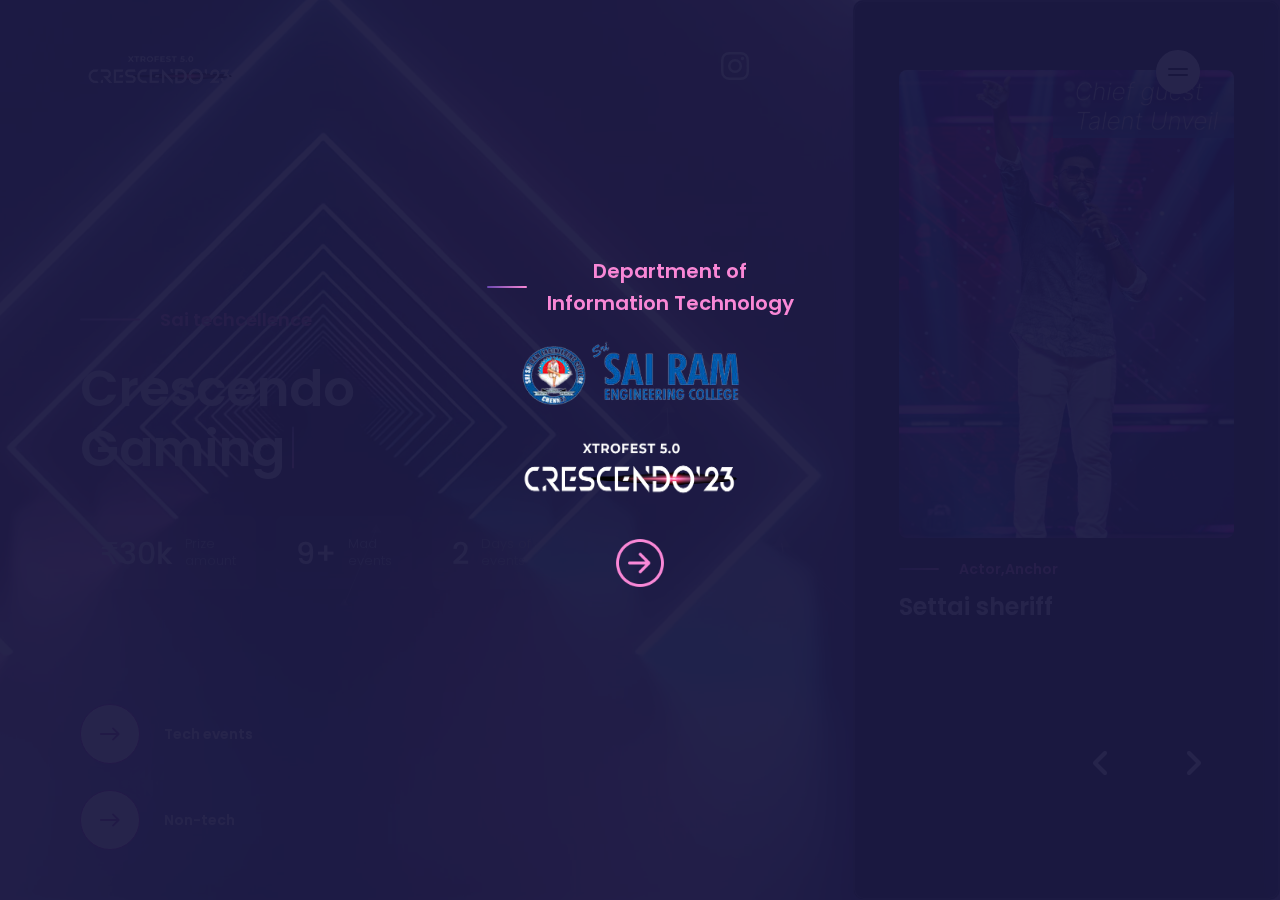
<file: index.html>
<!DOCTYPE html>
<html lang="en" dir="ltr">


<!-- Mirrored from mixdesign.club/themeforest/marvio/index-portfolio-slider.html by HTTrack Website Copier/3.x [XR&CO'2014], Wed, 30 Aug 2023 13:26:55 GMT -->
<!-- Added by HTTrack -->
<meta http-equiv="content-type" content="text/html;charset=utf-8" /><!-- /Added by HTTrack -->

<head>
  <meta charset="utf-8">

  <!-- Page Title -->
  <title>Crescendo</title>

  <!-- Meta Tags -->
  <meta name="description" content="Xtrofest 5.0">
  <meta name="keywords"
    content="event,sairam">
  <meta name="sanjay" content="xtrofest event site">

  <!-- Viewport Meta-->
  <meta http-equiv="X-UA-Compatible" content="IE=edge">
  <meta name="viewport" content="width=device-width, initial-scale=1, maximum-scale=1">

  <!-- Template Favicon & Icons Start -->
  <link rel="icon" href="img/favicon/favicon.ico" sizes="any">
  <link rel="icon" href="img/favicon/icon.svg" type="image/svg+xml">
  <link rel="apple-touch-icon" href="img/favicon/apple-touch-icon.png">
  <link rel="manifest" href="img/favicon/manifest.webmanifest">
  <!-- Template Favicon & Icons End -->

  <!-- Facebook Metadata Start -->
  

  <!-- Template Styles Start -->
  <link rel="stylesheet" type="text/css" href="css/loaders/loader.css">
  <link rel="stylesheet" type="text/css" href="css/plugins.css">
  <link rel="stylesheet" type="text/css" href="css/main.css">
  <!-- Template Styles End -->

  <!-- Custom Browser Color Start -->
  <meta name="theme-color" content="#0e0d26">
  <meta name="msapplication-navbutton-color" content="#0e0d26">
  <meta name="apple-mobile-web-app-status-bar-style" content="#0e0d26">
  <!-- Custom Browser Color End -->
 <style>
  .some-content{
    padding-top: 140px;
  }
  @media only screen and (min-width: 768px) {
  .swiper {
    height:100%;
    background-color: #0E0D26;
  }
}

.overlay {
  /* Height & width depends on how you want to reveal the overlay (see JS below) */   
  height: 100%;
  width: 100%;
  position: fixed; /* Stay in place */
  z-index: 3; /* Sit on top */
  left: 0;
  top: 0;
  background-color: rgb(33, 29, 70); /* Black fallback color */
  background-color: rgba(26, 24, 65, 0.95); /* Black w/opacity */
  overflow-x: hidden; /* Disable horizontal scroll */
  transition: 1s; /* 0.5 second transition effect to slide in or slide down the overlay (height or width, depending on reveal) */
}

/* Position the content inside the overlay */
.overlay-content {
  display: flex;
  flex-direction: column;
  align-items: center;
  position: relative;
  top: 25%; /* 25% from the top */
  width: 100%; /* 100% width */
  text-align: center; /* Centered text/links */
  margin-top: 30px; /* 30px top margin to avoid conflict with the close button on smaller screens */
}

/* The navigation links inside the overlay */
.overlay a {
  padding: 8px;
  text-decoration: none;
  font-size: 36px;
  color: #818181;
  display: block; /* Display block instead of inline */
  transition: 0.5s; /* Transition effects on hover (color) */
}

/* When you mouse over the navigation links, change their color */
.overlay a:hover, .overlay a:focus {
  color: #f1f1f1;
}

/* Position the close button (top right corner) */
.overlay .closebtn {
  position: absolute;
  top: 20px;
  /* right: 45px; */
  font-size: 60px;
}

/* When the height of the screen is less than 450 pixels, change the font-size of the links and position the close button again, so they don't overlap */
@media screen and (max-height: 450px) {
  .overlay a {font-size: 20px}
  .overlay .closebtn {
    font-size: 40px;
    top: 15px;
    /* right: 35px; */
  }
}
 </style>
  <script type='text/javascript'>
  window.smartlook||(function(d) {
    var o=smartlook=function(){ o.api.push(arguments)},h=d.getElementsByTagName('head')[0];
    var c=d.createElement('script');o.api=new Array();c.async=true;c.type='text/javascript';
    c.charset='utf-8';c.src='https://web-sdk.smartlook.com/recorder.js';h.appendChild(c);
    })(document);
    smartlook('init', '56630befb070c8d643abe3099338e44f941730de', { region: 'eu' });
  </script>
</head>

<body>
  
  <!-- <audio id="player" autoplay loop class="audioplayer">
    <source src="./music.mp3" type="audio/mp3">
</audio> -->
  <!-- Loader Start -->
  <div class="loader">
    <div class="loader__container">
      <div class="loader__circle">
        <img src="img/c_logo_4x-removebg-preview.png" style="height:150px" alt="Marvio Template Loader Logo">
      </div>
    </div>
  </div>
 
  <!-- Loader End -->

  <!-- Menu Start -->
  <nav id="menu" class="menu">
    <div class="menu__content">
      <div class="container-fluid p-0 fullheight">
        <div class="row g-0 flex-xl-row-reverse fullheight">

          <!--Menu Data Block Start -->
          <div class="col-12 col-xl-8 menu__data">

            <!-- Menu Controls Line Start -->
            <div class="menudata__controls">
              <div class="controls__content">
                <div class="container-fluid p-0">
                  <div class="row g-0">
                    <div class="col-8">
                      <div class="controls__leftline d-flex justify-content-start align-items-center">

                        <!-- Menu Notify Trigger Start -->
                        <!-- <a id="notify-trigger-menu"
                          class="btn-round-mobile btn-notify btn-light-mobile hover-white hover-white-s" href="#0">
                          <em></em>
                          <i class="fa-solid fa-bell"></i>
                          <span class="btn-caption">Subscribe</span>
                        </a> -->
                        <!-- Menu Notify Trigger End -->

                        <!-- Menu Socials Start -->
                        <div class="socials-menu">
                          <ul>
                            <li>
                              <a href="https://instagram.com/xtrofest_5.0?igshid=OGQ5ZDc2ODk2ZA==" target="_blank">
                                <i class="fa-brands fa-4x fa-instagram"></i>
                              </a>
                            </li>
                            <!-- <li>
                              <a href="https://www.pinterest.com/" target="_blank">
                                <i class="fa-brands fa-pinterest"></i>
                              </a>
                            </li>
                            <li>
                              <a href="https://www.behance.net/" target="_blank">
                                <i class="fa-brands fa-behance"></i>
                              </a>
                            </li>
                            <li>
                              <a href="https://twitter.com/" target="_blank">
                                <i class="fa-brands fa-twitter"></i>
                              </a>
                            </li>
                            <li>
                              <a href="https://dribbble.com/" target="_blank">
                                <i class="fa-brands fa-dribbble"></i>
                              </a>
                            </li> -->
                          </ul>
                        </div>
                        <!-- Menu Socials End -->

                      </div>
                    </div>
                    <div class="col-4">
                      <div class="controls__rightline d-flex justify-content-end align-items-center">

                        <!-- Menu Close Button Start -->
                        <a id="menu-close" class="section-close hover-white hover-white-s" href="#0">
                          <em></em>
                          <span></span>
                        </a>
                        <!-- Menu Close Button End -->

                      </div>
                    </div>
                  </div>
                </div>
              </div>
            </div>
            <!-- Menu Controls Line End -->

            <!-- Menu Links Start -->
            <div class="menudata__links">
              <div class="container-fluid p-0">
                <div class="row g-0 align-items-end">
                  <div class="col-12 col-md-6">
                    <!-- Navigation Start -->
                    
                    <ul class="navigation">
                      <li>
                        <a href="#0" id="home-trigger">Home</a>
                      </li>
                      <li>
                        <a href="./events.html" id="about-trigger">Tech events</a>
                      </li>
                      <li>
                          <a href="#0" id="portfolio-trigger">Non tech</a>
                        </li>
                      <li>
                        <a href="#0" id="contact-trigger">Contact</a>
                      </li>
                    </ul>
                    <!-- Navigation End -->

                  </div>
                  <div class="col-12 col-md-6">

                    <!-- Menu Contact Links Start -->
                    <ul class="menulinks__contact">
                      <li>
                        <p>
                          <a class="contact-link"  target="_blank">Sri sairam engineering college<br>Sai leo nagar<br>West tambaram<br>Chennai-44</a>
                        </p>
                      </li>
                      
                      <li>
                        <p><a class="contact-link" href="tel:9894480370">+91 9894480370</a></p>
                        <p><a class="contact-link" href="tel:6369553125">+91 6369553125</a></p>
                      </li>
                      <li>
                      </li>
                    </ul>
                    <!-- Menu Contact Links End -->

                  </div>
                </div>
              </div>
            </div>
            <!-- Menu Links End -->

            <!-- Menu Copyright Start -->
            <div class="menudata__copyright">
              <div class="container-fluid p-0">
                <div class="row g-0">
                  <div class="col-12">
                    <p class="copyright">By <a href=""
                        target="_blank">xtrofest</a>, 2023</p>
                  </div>
                </div>
              </div>
            </div>
            <!-- Menu Copyright End -->

          </div>
          <!--Menu Data Block End -->

          <!--Menu Media Block Start -->
          <div class="col-12 col-xl-4 menu__media">
            <div class="media__content">

              <!-- Menu Image Background Start -->
              <div class="menu__image menu-image-1"></div>
              <!-- Menu Image Background End -->

            </div>
          </div>
          <!--Menu Media Block End -->

        </div>
      </div>
    </div>
  </nav>
  <!-- Menu End -->

  <!-- Header Start -->
  <header id="header" class="header">
    <div id="myNav" class="overlay">

      <!-- Button to close the overlay navigation -->
      
      
      <!-- Overlay content -->
      <div class="overlay-content">
        <!-- <div class="header__logo"> -->
          <span class="feature__subtitle"style="font-size:2rem;">Department of<br>Information Technology</span>
          <img src="img/s_logo.png"style="height:5em;width:16em;margin-right:2em;">
        <!-- </div> -->
        
          <img src="img/logo.png"style="height:8em; width:16em;">
          <img src="img/go.png"style="height:3em;width:3em;"onclick="closeNav()">
      </div>
      

    
    </div>

    <!-- Logo Start -->
    <div class="header__logo">
      <img src="img/logo.png"style="height:4.5em;">
    </div>
    <!-- Logo End -->

    <!-- Header Content Start -->
    <div class="header__content fullheight-mobile d-flex align-items-center">
      <div class="container-fluid px-0">
        <div class="row gx-0 justify-content-end justify-content-xl-start">
          <div class="col-auto col-xl-8">

            <!-- Header Controls Block Start -->
            <div class="header__buttons d-flex justify-content-end align-items-center">

              <!-- Socials Desktop Start -->
              <div class="socials-desktop">
                <ul>
                  <!-- <li>
                    <a href="https://www.facebook.com/" target="_blank">
                      <i class="fa-brands fa-facebook"></i>
                    </a>
                  </li> -->
                  <li>
                    <a href="https://instagram.com/xtrofest_5.0?igshid=OGQ5ZDc2ODk2ZA==" target="_blank">
                      <i class="fa-brands fa-2x fa-instagram"></i>
                    </a>
                  </li>
                  <!-- <li>
                    <a href="https://www.pinterest.com/" target="_blank">
                      <i class="fa-brands fa-pinterest"></i>
                    </a>
                  </li>
                  <li>
                    <a href="https://www.behance.net/" target="_blank">
                      <i class="fa-brands fa-behance"></i>
                    </a>
                  </li>
                  <li>
                    <a href="https://twitter.com/" target="_blank">
                      <i class="fa-brands fa-twitter"></i>
                    </a>
                  </li>
                  <li>
                    <a href="https://dribbble.com/" target="_blank">
                      <i class="fa-brands fa-dribbble"></i>
                    </a>
                  </li> -->
                </ul>
              </div>
              <!-- Socials Desktop End -->

              <!-- Notify Trigger Start -->
              <!-- <a id="notify-trigger"
                class="btn-round-mobile btn-notify btn-light-outline notify-trigger hover-white hover-white-s"
                href="#0">
                <em></em>
                <i class="fa-solid fa-bell"></i>
                <span class="btn-caption">Subscribe</span>
              </a> -->
              <!-- Notify Trigger End -->

            </div>
            <!-- Header Controls Block End -->

          </div>
          <div class="col-auto col-xl-4">

            <!-- Menu Trigger Start -->
            <div class="header__menu d-flex justify-content-end" onclick="playMusic()">
              <a id="menu-trigger" class="menu-trigger" href="#0">
                <span class="menu-objects"></span>
              </a>
            </div>
            <!-- Menu Trigger End -->

          </div>
        </div>
      </div>
    </div>
    <!-- Header Content End -->

  </header>
  <!-- Header End -->

  <!-- Main Section Start -->
  <section id="main" class="main active">
   
    <div class="main__content">
      <div class="container-fluid p-0 fullheight">
        <div class="row g-0 fullheight">

          <!-- Main Section Intro Start -->

          <div class="col-12 col-xl-8 main__intro videobox">

            <video autoplay muted loop id="myVideo" class="video">
              <source src="./img/video.mp4" type="video/mp4">
            </video>

          </div>
          <!-- Intro Content Start -->
          <!-- <div class="intro__content"> -->

          <!-- Headline Start -->

          <!-- Headline End -->

          <!-- </div> -->
          <!-- Intro Content End -->

          <!-- Bottom Button Start -->

          <!-- Bottom Button End -->


          <!-- Main Section Intro End -->
          <div id="headline " class="headline">
            <div class="intro__background">
              <!-- triangles background -->
              <div id="triangles-js"></div>
            </div>
            <span class="headline__subtitle">Sai techcellence</span>
            <h1 class="animated-headline medium">
              Crescendo
              <br>
              <span id="typed-strings">
                <b>Gaming</b>
                <b>Coding</b>
                <b>Css design</b>
                <b>Project presentation</b>
                <b>Non technical</b>
              </span>
              <span id="typed"></span>
            </h1>
            <div class="headline__numblock d-flex align-items-start">
              <div class="numblock block-rounded-m d-flex flex-column flex-sm-row align-items-sm-center">
                <span class="numblock__number">₹30k</span>
                <span class="numblock__descr">Prize</br>amount</span>
              </div>
              <div class="numblock block-rounded-m d-flex flex-column flex-sm-row align-items-sm-center">
                <span class="numblock__number">9+</span>
                <span class="numblock__descr">Mad</br> events</span>
              </div>
              <div class="numblock block-rounded-m d-flex flex-column flex-sm-row align-items-sm-center">
                <span class="numblock__number">2</span>
                <span class="numblock__descr">Days of</br> events</span>
              </div>
            </div>
          </div>
          <div class="intro__button" onclick="playMusic()">
          
            <a href="./events.html" class="btn-bottom"id="about-trigger">
              <span class="circle">
                <em></em>
                <svg xmlns="http://www.w3.org/2000/svg" enable-background="new 0 0 24 24" height="24px"
                  viewBox="0 0 24 24" width="24px">
                  <rect fill="none" height="24" width="24" />
                  <path
                    d="M14.29,5.71L14.29,5.71c-0.39,0.39-0.39,1.02,0,1.41L18.17,11H3c-0.55,0-1,0.45-1,1v0c0,0.55,0.45,1,1,1h15.18l-3.88,3.88 c-0.39,0.39-0.39,1.02,0,1.41l0,0c0.39,
                    0.39,1.02,0.39,1.41,0l5.59-5.59c0.39-0.39,0.39-1.02,0-1.41L15.7,5.71 C15.32,5.32,14.68,5.32,14.29,5.71z" />
                </svg>
              </span>
              <span class="caption">Tech events</span>
            </a>
            <br>
            <a href="./events2.html" class="btn-bottom"id="about-trigger">
              <span class="circle">
                <em></em>
                <svg xmlns="http://www.w3.org/2000/svg" enable-background="new 0 0 24 24" height="24px"
                  viewBox="0 0 24 24" width="24px">
                  <rect fill="none" height="24" width="24" />
                  <path
                    d="M14.29,5.71L14.29,5.71c-0.39,0.39-0.39,1.02,0,1.41L18.17,11H3c-0.55,0-1,0.45-1,1v0c0,0.55,0.45,1,1,1h15.18l-3.88,3.88 c-0.39,0.39-0.39,1.02,0,1.41l0,0c0.39,
                    0.39,1.02,0.39,1.41,0l5.59-5.59c0.39-0.39,0.39-1.02,0-1.41L15.7,5.71 C15.32,5.32,14.68,5.32,14.29,5.71z" />
                </svg>
              </span>
              <span class="caption">Non-tech</span>
            </a>
          </div>
          
          <!-- Main Section Media Start -->
          <div class="col-12 col-xl-4 main__media ">

            <!-- Main Section Image Background Start -->
            <!-- <div class="media__image media-image-1"></div> -->
            <!-- Main Section Image Background End -->

            <!-- Main Section Swiper Slider Start -->
            <!-- slider main container -->
            <div class="swiper">
              <!-- additional required wrapper -->
              <div class="swiper-wrapper">
                <!-- slides -->
                <div class="swiper-slide">
                  <div class="feature__item block-rounded-l"style="height:auto;background-color:#1a1931">
                    <div class="feature__image block-rounded-m" >
                      <img src="img/settaisheriff2.png" alt="Marvio Feature Background">
                      <div class="feature__icon">
                        <!-- <img src="img/svg/icon-feature-2.svg" alt="Marvio Feature Icon"> -->
                      </div>
                    </div>
                    <div class="feature__descr">
                      <span class="feature__subtitle">Actor,Anchor</span>
                      <h4 class="feature__title">Settai sheriff</h4>
                      <!-- <p class="feature__text">lets rock the night with light and colours</p> -->
                    </div>
                    <!-- <div style="display: flex;justify-content: flex-end;">
                      <a href="https://grand-kelpie-a812ad.netlify.app/" class="btn-bottom">
                        <span class="circle2">
                          <em></em>
                          <svg xmlns="http://www.w3.org/2000/svg" enable-background="new 0 0 24 24" height="24px"
                            viewBox="0 0 24 24" width="24px">
                            <rect fill="none" height="24" width="24" />
                            <path
                              d="M14.29,5.71L14.29,5.71c-0.39,0.39-0.39,1.02,0,1.41L18.17,11H3c-0.55,0-1,0.45-1,1v0c0,0.55,0.45,1,1,1h15.18l-3.88,3.88 c-0.39,0.39-0.39,1.02,0,1.41l0,0c0.39,
                            0.39,1.02,0.39,1.41,0l5.59-5.59c0.39-0.39,0.39-1.02,0-1.41L15.7,5.71 C15.32,5.32,14.68,5.32,14.29,5.71z" />
                          </svg>
                        </span>
                      </a>
                    </div> -->
                  </div>
                  
                </div>
                <div class="swiper-slide">
                  <div class="feature__item block-rounded-l"style="height:auto;background-color:#1a1931">
                    <div class="feature__image block-rounded-m" >
                      <img src="./11zon_resized.jpg" alt="Marvio Feature Background">
                      <div class="feature__icon">
                        <!-- <img src="img/svg/icon-feature-2.svg" alt="Marvio Feature Icon"> -->
                      </div>
                    </div>
                    <div class="feature__descr">
                      <span class="feature__subtitle">CEO - Eloke Global Solutions</span>
                      <h4 class="feature__title">Jabez selvaraj</h4>
                      <!-- <p class="feature__text">lets rock the night with light and colours</p> -->
                    </div>
                    <!-- <div style="display: flex;justify-content: flex-end;">
                      <a href="https://grand-kelpie-a812ad.netlify.app/" class="btn-bottom">
                        <span class="circle2">
                          <em></em>
                          <svg xmlns="http://www.w3.org/2000/svg" enable-background="new 0 0 24 24" height="24px"
                            viewBox="0 0 24 24" width="24px">
                            <rect fill="none" height="24" width="24" />
                            <path
                              d="M14.29,5.71L14.29,5.71c-0.39,0.39-0.39,1.02,0,1.41L18.17,11H3c-0.55,0-1,0.45-1,1v0c0,0.55,0.45,1,1,1h15.18l-3.88,3.88 c-0.39,0.39-0.39,1.02,0,1.41l0,0c0.39,
                            0.39,1.02,0.39,1.41,0l5.59-5.59c0.39-0.39,0.39-1.02,0-1.41L15.7,5.71 C15.32,5.32,14.68,5.32,14.29,5.71z" />
                          </svg>
                        </span>
                      </a>
                    </div> -->
                  </div>
                  <!-- <div class="slide-caption text-end" data-swiper-parallax="-250" data-swiper-parallax-opacity="0">
                    <p>
                      <a href="#0" id="project-trigger-1">
                        Sleep in Clouds
                      </a>
                      <span>3D Render</span>
                    </p>
                  </div> -->
                </div>
                <!-- <div class="swiper-slide">
                  <div class="feature__item block-rounded-l"style="height:auto;background-color:#1a1931">
                    <div class="feature__image block-rounded-m" >
                      <img src="img/Code Retroflex Vertical.png" alt="Marvio Feature Background">
                      <div class="feature__icon">
                        <img src="img/svg/icon-feature-2.svg" alt="Marvio Feature Icon"> -->
                      <!-- </div>
                    </div>
                    <div class="feature__descr">
                      <span class="feature__subtitle">Coding</span>
                      <h4 class="feature__title">Code Retroflex</h4>
                       <p class="feature__text">lets rock the night with light and colours</p> -->
                    <!-- </div>  -->
                    <!-- <div style="display: flex;justify-content: flex-end;">
                      <a href="https://grand-kelpie-a812ad.netlify.app/" class="btn-bottom">
                        <span class="circle2">
                          <em></em>
                          <svg xmlns="http://www.w3.org/2000/svg" enable-background="new 0 0 24 24" height="24px"
                            viewBox="0 0 24 24" width="24px">
                            <rect fill="none" height="24" width="24" />
                            <path
                              d="M14.29,5.71L14.29,5.71c-0.39,0.39-0.39,1.02,0,1.41L18.17,11H3c-0.55,0-1,0.45-1,1v0c0,0.55,0.45,1,1,1h15.18l-3.88,3.88 c-0.39,0.39-0.39,1.02,0,1.41l0,0c0.39,
                            0.39,1.02,0.39,1.41,0l5.59-5.59c0.39-0.39,0.39-1.02,0-1.41L15.7,5.71 C15.32,5.32,14.68,5.32,14.29,5.71z" />
                          </svg>
                        </span>
                      </a>
                    </div> -->
                  <!-- </div> -->
                  <!-- <div class="slide-caption text-end" data-swiper-parallax="-250" data-swiper-parallax-opacity="0">
                    <p>
                      <a href="#0" id="project-trigger-2">
                        Shadow Project
                      </a>
                      <span>Photography</span>
                    </p>
                  </div> -->
                <!-- </div> -->
                
                
              </div>
              <!-- pagination -->
              <div class="swiper-pagination marvio-pagination"style="font-size:1em;"></div>
              <!-- navigation buttons -->
              <div class="swiper-button-prev marvio-navigation marvio-prev"style="font-size 2rem;"><i class="fa-solid fa-angle-left fa-2x"></i></div>
              <div class="swiper-button-next marvio-navigation marvio-next"style="font-size 2rem;"><i class="fa-solid fa-angle-right fa-2x"></i>
              </div>

            </div>
            <!-- Main Section Swiper Slider Start -->

          </div>
          <!-- Main Section Media End -->

          <!-- Sosials Mobile Start -->
          <div class="col-12 socials-mobile">
            <ul>
              <li>
                <a href="https://instagram.com/xtrofest_5.0?igshid=OGQ5ZDc2ODk2ZA==" target="_blank">
                  <i class="fa-brands fa-2x fa-instagram"></i>
                </a>
              </li>
              <!-- <li>
                <a href="https://www.pinterest.com/" target="_blank">
                  <i class="fa-brands fa-pinterest"></i>
                </a>
              </li>
              <li>
                <a href="https://www.behance.net/" target="_blank">
                  <i class="fa-brands fa-behance"></i>
                </a>
              </li>
              <li>
                <a href="https://twitter.com/" target="_blank">
                  <i class="fa-brands fa-twitter"></i>
                </a>
              </li>
              <li>
                <a href="https://dribbble.com/" target="_blank">
                  <i class="fa-brands fa-dribbble"></i>
                </a>
              </li> -->
            </ul>
          </div>
          <!-- Sosials Mobile End -->

        </div>
      </div>
    </div>
  </section>
  <!-- Main Section End -->

  <!-- About Section Start -->
  <section id="about" class="inner about">
    <div class="container-fluid p-0 fullheight">
      <div class="row g-0 fullheight">

        <!-- About Section Content Start -->
        <div class="col-12 col-xl-8 inner__content">
          <!-- desktop shadow -->
          <div class="desktop-shadow"></div>
          <!-- inner section blocks -->
          <div class="inner__blocks">

            <!-- Section Container - Section Title Start -->
            <div class="inner__container">
              <div class="content-block">
                <span class="section__subtitle">Creativity is above all.</span>
                <h2>Explore a wide variety of events</h2>

              </div>
            </div>
            <!-- Section Container - Section Title End -->

            <!-- Section Container - Features Start -->
            <div class="inner__container">
              <div class="content-block grid-block">
                <div class="container-fluid px-4">
                  <div class="row gx-5 align-items-stretch">
                    <!-- feature single item -->
                    <div class="col-12 col-md-4 feature">
                      <div class="feature__item block-rounded-l">
                        <div class="feature__image block-rounded-m">
                          <img src="img/Pinnacle Vertical.png" alt="Marvio Feature Background">
                          <div class="feature__icon">
                            <!-- <img src="img/svg/icon-feature-1.svg" alt="Marvio Feature Icon"> -->
                          </div>
                        </div>
                        <div class="feature__descr">
                          <span class="feature__subtitle">Project presentation</span>
                          <h4 class="feature__title">Pinnacle pursuit</h4>
                          <p class="feature__text">Elevating Ideas, Igniting Innovation</p>
                        </div>
                        <div style="display: flex;justify-content: flex-end;">
                          <a href="https://regal-faloodeh-79b655.netlify.app/" class="btn-bottom">
                            <span class="circle2">
                              <em></em>
                              <svg xmlns="http://www.w3.org/2000/svg" enable-background="new 0 0 24 24" height="24px"
                                viewBox="0 0 24 24" width="24px">
                                <rect fill="none" height="24" width="24" />
                                <path
                                  d="M14.29,5.71L14.29,5.71c-0.39,0.39-0.39,1.02,0,1.41L18.17,11H3c-0.55,0-1,0.45-1,1v0c0,0.55,0.45,1,1,1h15.18l-3.88,3.88 c-0.39,0.39-0.39,1.02,0,1.41l0,0c0.39,
                                0.39,1.02,0.39,1.41,0l5.59-5.59c0.39-0.39,0.39-1.02,0-1.41L15.7,5.71 C15.32,5.32,14.68,5.32,14.29,5.71z" />
                              </svg>
                            </span>
                          </a>
                        </div>
                      </div>
                    </div>
                    <!-- feature single item -->
                    <div class="col-12 col-md-4 feature">
                      <div class="feature__item block-rounded-l">
                        <div class="feature__image block-rounded-m">
                          <img src="img/Code o Mania Horizontal.png" alt="Marvio Feature Background">
                          <div class="feature__icon">
                            <!-- <img src="img/svg/icon-feature-2.svg" alt="Marvio Feature Icon"> -->
                          </div>
                        </div>
                        <div class="feature__descr">
                          <span class="feature__subtitle">Cryptic coding</span>
                          <h4 class="feature__title">Treasure Hunt Coding </h4>
                          <p class="feature__text">Code O Mania: The Ultimate Codebreaker Showdown</p>
                        </div>
                        <div style="display: flex;justify-content: flex-end;">
                          <a href="https://bespoke-twilight-d194ce.netlify.app/" class="btn-bottom">
                            <span class="circle2">
                              <em></em>
                              <svg xmlns="http://www.w3.org/2000/svg" enable-background="new 0 0 24 24" height="24px"
                                viewBox="0 0 24 24" width="24px">
                                <rect fill="none" height="24" width="24" />
                                <path
                                  d="M14.29,5.71L14.29,5.71c-0.39,0.39-0.39,1.02,0,1.41L18.17,11H3c-0.55,0-1,0.45-1,1v0c0,0.55,0.45,1,1,1h15.18l-3.88,3.88 c-0.39,0.39-0.39,1.02,0,1.41l0,0c0.39,
                                0.39,1.02,0.39,1.41,0l5.59-5.59c0.39-0.39,0.39-1.02,0-1.41L15.7,5.71 C15.32,5.32,14.68,5.32,14.29,5.71z" />
                              </svg>
                            </span>
                          </a>
                        </div>
                      </div>
                    </div>
                    <!-- feature single item -->
                    <div class="col-12 col-md-4 feature">
                      <div class="feature__item block-rounded-l">
                        <div class="feature__image block-rounded-m">
                          <img src="img/web fiesta.png" alt="Marvio Feature Background">
                          <div class="feature__icon">
                            <!-- <img src="img/svg/icon-feature-3.svg" alt="Marvio Feature Icon"> -->
                          </div>
                        </div>
                        <div class="feature__descr">
                          <span class="feature__subtitle">Css designing</span>
                          <h4 class="feature__title">Webartistry feista</h4>
                          <p class="feature__text">Reverse the Unseen: Uncover the Code</p>
                        </div>
                        <div style="display: flex;justify-content: flex-end;">
                          <a href="https://exquisite-granita-26568e.netlify.app/" class="btn-bottom">
                            <span class="circle2">
                              <em></em>
                              <svg xmlns="http://www.w3.org/2000/svg" enable-background="new 0 0 24 24" height="24px"
                                viewBox="0 0 24 24" width="24px">
                                <rect fill="none" height="24" width="24" />
                                <path
                                  d="M14.29,5.71L14.29,5.71c-0.39,0.39-0.39,1.02,0,1.41L18.17,11H3c-0.55,0-1,0.45-1,1v0c0,0.55,0.45,1,1,1h15.18l-3.88,3.88 c-0.39,0.39-0.39,1.02,0,1.41l0,0c0.39,
                                0.39,1.02,0.39,1.41,0l5.59-5.59c0.39-0.39,0.39-1.02,0-1.41L15.7,5.71 C15.32,5.32,14.68,5.32,14.29,5.71z" />
                              </svg>
                            </span>
                          </a>
                        </div>
                      </div>
                    </div>
                    <div class="col-12 col-md-4 feature">
                      <div class="feature__item block-rounded-l">
                        <div class="feature__image block-rounded-m">
                          <img src="img/Code Retroflex Vertical.png" alt="Marvio Feature Background">
                          <div class="feature__icon">
                            <!-- <img src="img/svg/icon-feature-3.svg" alt="Marvio Feature Icon"> -->
                          </div>
                        </div>
                        <div class="feature__descr">
                          <span class="feature__subtitle">Reverse the unseen                         </span>
                          <h4 class="feature__title">Reverse Coding</h4>
                          <p class="feature__text">Code Retroflex : Uncover the Code</p>
                        </div>
                        <div style="display: flex;justify-content: flex-end;">
                          <a href="https://spectacular-pony-c259c0.netlify.app/" class="btn-bottom">
                            <span class="circle2">
                              <em></em>
                              <svg xmlns="http://www.w3.org/2000/svg" enable-background="new 0 0 24 24" height="24px"
                                viewBox="0 0 24 24" width="24px">
                                <rect fill="none" height="24" width="24" />
                                <path
                                  d="M14.29,5.71L14.29,5.71c-0.39,0.39-0.39,1.02,0,1.41L18.17,11H3c-0.55,0-1,0.45-1,1v0c0,0.55,0.45,1,1,1h15.18l-3.88,3.88 c-0.39,0.39-0.39,1.02,0,1.41l0,0c0.39,
                                0.39,1.02,0.39,1.41,0l5.59-5.59c0.39-0.39,0.39-1.02,0-1.41L15.7,5.71 C15.32,5.32,14.68,5.32,14.29,5.71z" />
                              </svg>
                            </span>
                          </a>
                        </div>
                      </div>
                    </div>
                  </div>
                </div>
              </div>
            </div>
            <!-- Section Container - Features End -->

            <!-- Section Container - Skillbars Start -->
            <!-- <div class="inner__container">
                <div class="content-block"> -->
            <!-- skillbar single item -->
            <!-- <div class="show-skillbar">
                    <div class="skillbar" data-percent="96">
                      <span class="skillbar-title">UI/UX Design</span>
                      <p class="skillbar-bar"></p>
                      <span class="skill-bar-percent"></span>
                    </div>
                  </div> -->
            <!-- skillbar single item -->
            <!-- <div class="show-skillbar">
                    <div class="skillbar" data-percent="90">
                      <span class="skillbar-title">Branding & Logo Design</span>
                      <p class="skillbar-bar"></p>
                      <span class="skill-bar-percent"></span>
                    </div>
                  </div> -->
            <!-- skillbar single item -->
            <!-- <div class="show-skillbar">
                    <div class="skillbar" data-percent="87">
                      <span class="skillbar-title">3D Modeling</span>
                      <p class="skillbar-bar"></p>
                      <span class="skill-bar-percent"></span>
                    </div>
                  </div> -->
            <!-- skillbar single item -->
            <!-- <div class="show-skillbar">
                    <div class="skillbar" data-percent="98">
                      <span class="skillbar-title">Illustrations</span>
                      <p class="skillbar-bar"></p>
                      <span class="skill-bar-percent"></span>
                    </div>
                  </div>
                </div>
              </div> -->
            <!-- Section Container - Skillbars End -->

            <!-- Section Container - Showreel Start -->
            <!-- <div class="inner__container">
                <div class="content-block">
                  <div class="fullwidth-container">
                    <div class="showreel showreel-image-1 block-rounded-l">
                      <div class="showreel__button"> -->
            <!-- video trigger -->
            <!-- <a href="https://vimeo.com/65036292" id="inner-video-trigger" class="inner-video-trigger">
                          <em></em>
                          <i class="fa-solid fa-play"></i>
                        </a>
                      </div>
                    </div>
                  </div>
                </div>
              </div> -->
            <!-- Section Container - Showreel End -->

          </div>
        </div>
        <!-- About Section Content End -->

        <!-- About Section Media Start -->
        <div class="col-12 col-xl-4 inner__media">

          <!-- About Section Image Background Start -->
          <div class="image media-image-about"></div>
          <!-- About Section Image Background End -->

        </div>
        <!-- About Section Media End -->

      </div>
    </div>
  </section>
  <!-- About Section End -->

  <!-- Portfolio Section Start -->
  <section id="portfolio" class="inner portfolio">
    <div class="container-fluid p-0 fullheight some-content">
      <div class="row g-0 fullheight">

        <!-- About Section Content Start -->
        <div class="col-12 col-xl-8 inner__content">
          <!-- desktop shadow -->
          <div class="desktop-shadow"></div>
          <!-- inner section blocks -->
          <div class="inner__blocks">

            <!-- Section Container - Section Title Start -->
            <div class="inner__container">
              <div class="content-block">
                <span class="section__subtitle">Creativity is above all.</span>
                <h2>Explore a wide variety of events</h2>

              </div>
            </div>
            <!-- Section Container - Section Title End -->

            <!-- Section Container - Features Start -->
            <div class="inner__container">
              <div class="content-block grid-block">
                <div class="container-fluid px-4">
                  <div class="row gx-5 align-items-stretch">
                    <!-- feature single item -->
                    <div class="col-12 col-md-4 feature">
                      <div class="feature__item block-rounded-l">
                        <div class="feature__image block-rounded-m">
                          <img src="img/Talent unVeil Vertical.png" alt="Marvio Feature Background">
                          <div class="feature__icon">
                            <!-- <img src="img/svg/icon-feature-1.svg" alt="Marvio Feature Icon"> -->
                          </div>
                        </div>
                        <div class="feature__descr">
                          <span class="feature__subtitle">Talent exposure event</span>
                          <h4 class="feature__title">Talent Unveil Fest</h4>
                          <p class="feature__text">Artistry Alive, Spirits Thrive!</p>
                        </div>
                        <div style="display: flex;justify-content: flex-end;">
                          <a href="https://glittering-fairy-c00ed1.netlify.app/" class="btn-bottom">
                            <span class="circle2">
                              <em></em>
                              <svg xmlns="http://www.w3.org/2000/svg" enable-background="new 0 0 24 24" height="24px"
                                viewBox="0 0 24 24" width="24px">
                                <rect fill="none" height="24" width="24" />
                                <path
                                  d="M14.29,5.71L14.29,5.71c-0.39,0.39-0.39,1.02,0,1.41L18.17,11H3c-0.55,0-1,0.45-1,1v0c0,0.55,0.45,1,1,1h15.18l-3.88,3.88 c-0.39,0.39-0.39,1.02,0,1.41l0,0c0.39,
                                0.39,1.02,0.39,1.41,0l5.59-5.59c0.39-0.39,0.39-1.02,0-1.41L15.7,5.71 C15.32,5.32,14.68,5.32,14.29,5.71z" />
                              </svg>
                            </span>
                          </a>
                        </div>
                      </div>
                    </div>
                    <!-- feature single item -->
                    <div class="col-12 col-md-4 feature">
                      <div class="feature__item block-rounded-l">
                        <div class="feature__image block-rounded-m">
                          <img src="img/Talent unVeil Vertical copy.png" alt="Marvio Feature Background">
                          <div class="feature__icon">
                            <!-- <img src="img/svg/icon-feature-2.svg" alt="Marvio Feature Icon"> -->
                          </div>
                        </div>
                        <div class="feature__descr">
                          <span class="feature__subtitle">Quiz based on webseries and k-dramas</span>
                          <h4 class="feature__title">Nerdverse Nexus</h4>
                          <p class="feature__text">Quiz and games on Anime, Webseries and Kdrama</p>
                        </div>
                        <div style="display: flex;justify-content: flex-end;">
                          <a href="https://creative-phoenix-66225f.netlify.app/" class="btn-bottom">
                            <span class="circle2">
                              <em></em>
                              <svg xmlns="http://www.w3.org/2000/svg" enable-background="new 0 0 24 24" height="24px"
                                viewBox="0 0 24 24" width="24px">
                                <rect fill="none" height="24" width="24" />
                                <path
                                  d="M14.29,5.71L14.29,5.71c-0.39,0.39-0.39,1.02,0,1.41L18.17,11H3c-0.55,0-1,0.45-1,1v0c0,0.55,0.45,1,1,1h15.18l-3.88,3.88 c-0.39,0.39-0.39,1.02,0,1.41l0,0c0.39,
                                0.39,1.02,0.39,1.41,0l5.59-5.59c0.39-0.39,0.39-1.02,0-1.41L15.7,5.71 C15.32,5.32,14.68,5.32,14.29,5.71z" />
                              </svg>
                            </span>
                          </a>
                        </div>
                      </div>
                    </div>
                    <!-- feature single item -->
                    <div class="col-12 col-md-4 feature">
                      <div class="feature__item block-rounded-l">
                        <div class="feature__image block-rounded-m">
                          <img src="img/Snap Shot Vertical.png" alt="Marvio Feature Background">
                          <div class="feature__icon">
                            <!-- <img src="img/svg/icon-feature-3.svg" alt="Marvio Feature Icon"> -->
                          </div>
                        </div>
                        <div class="feature__descr">
                          <span class="feature__subtitle">Photography</span>
                          <h4 class="feature__title">Snapshot Symphony</h4>
                          <p class="feature__text">Picture Perfect: Seize the Frame and Claim the Fame!</p>
                        </div>
                        <div style="display: flex;justify-content: flex-end;">
                          <a href="https://stupendous-phoenix-78afdc.netlify.app/" class="btn-bottom">
                            <span class="circle2">
                              <em></em>
                              <svg xmlns="http://www.w3.org/2000/svg" enable-background="new 0 0 24 24" height="24px"
                                viewBox="0 0 24 24" width="24px">
                                <rect fill="none" height="24" width="24" />
                                <path
                                  d="M14.29,5.71L14.29,5.71c-0.39,0.39-0.39,1.02,0,1.41L18.17,11H3c-0.55,0-1,0.45-1,1v0c0,0.55,0.45,1,1,1h15.18l-3.88,3.88 c-0.39,0.39-0.39,1.02,0,1.41l0,0c0.39,
                                0.39,1.02,0.39,1.41,0l5.59-5.59c0.39-0.39,0.39-1.02,0-1.41L15.7,5.71 C15.32,5.32,14.68,5.32,14.29,5.71z" />
                              </svg>
                            </span>
                          </a>
                        </div>
                      </div>
                    </div>
                    <div class="col-12 col-md-4 feature">
                      <div class="feature__item block-rounded-l">
                        <div class="feature__image block-rounded-m">
                          <img src="img/Cine Puzzle Vertical.png" alt="Marvio Feature Background">
                          <div class="feature__icon">
                            <!-- <img src="img/svg/icon-feature-3.svg" alt="Marvio Feature Icon"> -->
                          </div>
                        </div>
                        <div class="feature__descr">
                          <span class="feature__subtitle">Connections</span>
                          <h4 class="feature__title">CinePuzzle</h4>
                          <p class="feature__text">From Bits to Blockbusters: CinePuzzle Chronicles!</p>
                        </div>
                        <div style="display: flex;justify-content: flex-end;">
                          <a href="https://guileless-dusk-aee712.netlify.app/" class="btn-bottom">
                            <span class="circle2">
                              <em></em>
                              <svg xmlns="http://www.w3.org/2000/svg" enable-background="new 0 0 24 24" height="24px"
                                viewBox="0 0 24 24" width="24px">
                                <rect fill="none" height="24" width="24" />
                                <path
                                  d="M14.29,5.71L14.29,5.71c-0.39,0.39-0.39,1.02,0,1.41L18.17,11H3c-0.55,0-1,0.45-1,1v0c0,0.55,0.45,1,1,1h15.18l-3.88,3.88 c-0.39,0.39-0.39,1.02,0,1.41l0,0c0.39,
                                0.39,1.02,0.39,1.41,0l5.59-5.59c0.39-0.39,0.39-1.02,0-1.41L15.7,5.71 C15.32,5.32,14.68,5.32,14.29,5.71z" />
                              </svg>
                            </span>
                          </a>
                        </div>
                      </div>
                    </div>
                    <div class="col-12 col-md-4 feature">
                      <div class="feature__item block-rounded-l">
                        <div class="feature__image block-rounded-m">
                          <img src="img/Royale Rumble Vertical.png" alt="Marvio Feature Background">
                          <div class="feature__icon">
                            <!-- <img src="img/svg/icon-feature-3.svg" alt="Marvio Feature Icon"> -->
                          </div>
                        </div>
                        <div class="feature__descr">
                          <span class="feature__subtitle">Gaming</span>
                          <h4 class="feature__title">Royal Rumble</h4>
                          <p class="feature__text">Survival of the Fiercest!</p>
                        </div>
                        <div style="display: flex;justify-content: flex-end;">
                          <a href="https://steady-llama-037583.netlify.app/" class="btn-bottom">
                            <span class="circle2">
                              <em></em>
                              <svg xmlns="http://www.w3.org/2000/svg" enable-background="new 0 0 24 24" height="24px"
                                viewBox="0 0 24 24" width="24px">
                                <rect fill="none" height="24" width="24" />
                                <path
                                  d="M14.29,5.71L14.29,5.71c-0.39,0.39-0.39,1.02,0,1.41L18.17,11H3c-0.55,0-1,0.45-1,1v0c0,0.55,0.45,1,1,1h15.18l-3.88,3.88 c-0.39,0.39-0.39,1.02,0,1.41l0,0c0.39,
                                0.39,1.02,0.39,1.41,0l5.59-5.59c0.39-0.39,0.39-1.02,0-1.41L15.7,5.71 C15.32,5.32,14.68,5.32,14.29,5.71z" />
                              </svg>
                            </span>
                          </a>
                        </div>
                      </div>
                    </div>
                    <div class="col-12 col-md-4 feature">
                      <div class="feature__item block-rounded-l">
                        <div class="feature__image block-rounded-m">
                          <img src="img/Royale Rumble Vertical 1.png" alt="Marvio Feature Background">
                          <div class="feature__icon">
                            <!-- <img src="img/svg/icon-feature-3.svg" alt="Marvio Feature Icon"> -->
                          </div>
                        </div>
                        <div class="feature__descr">
                          <span class="feature__subtitle">Gaming</span>
                          <h4 class="feature__title">Royal Rumble</h4>
                          <p class="feature__text">Survival of the Fiercest!</p>
                        </div>
                        <div style="display: flex;justify-content: flex-end;">
                          <a href="https://kaleidoscopic-baklava-1c59ac.netlify.app/" class="btn-bottom">
                            <span class="circle2">
                              <em></em>
                              <svg xmlns="http://www.w3.org/2000/svg" enable-background="new 0 0 24 24" height="24px"
                                viewBox="0 0 24 24" width="24px">
                                <rect fill="none" height="24" width="24" />
                                <path
                                  d="M14.29,5.71L14.29,5.71c-0.39,0.39-0.39,1.02,0,1.41L18.17,11H3c-0.55,0-1,0.45-1,1v0c0,0.55,0.45,1,1,1h15.18l-3.88,3.88 c-0.39,0.39-0.39,1.02,0,1.41l0,0c0.39,
                                0.39,1.02,0.39,1.41,0l5.59-5.59c0.39-0.39,0.39-1.02,0-1.41L15.7,5.71 C15.32,5.32,14.68,5.32,14.29,5.71z" />
                              </svg>
                            </span>
                          </a>
                        </div>
                      </div>
                    </div>
                  </div>
                </div>
              </div>
            </div>
          

          </div>
        </div>
        <!-- About Section Content End -->

        <!-- About Section Media Start -->
        <div class="col-12 col-xl-4 inner__media">

          <!-- About Section Image Background Start -->
          <div class="image media-image-about"></div>
          <!-- About Section Image Background End -->

        </div>
        <!-- About Section Media End -->

      </div>
    </div>
  </section>
  <!-- Portfolio Section End -->

  <!-- Contact Section Start -->
  <section id="contact" class="inner contact">
    <div class="container-fluid p-0 fullheight">
      <div class="row g-0 fullheight">

        <!-- Contact Section Content Start -->
        <div class="col-12 col-xl-8 inner__content">
          <!-- desktop shadow -->
          <div class="desktop-shadow"></div>
          <!-- inner section blocks -->
          <div class="inner__blocks">

            <!-- Section Container - Section Title Start -->
            <div class="inner__container">
              <div class="content-block">
                <span class="section__subtitle">Contact</span>
                <h2>Join the biggest hackfest by sairam</h2>
                <p class="section__text">Join the 5 th biggest hackathon of prestigious IT department of sairam college<a class="text-link" href=""
                    target="_blank"></a>
                
                </p>
              </div>
            </div>
            <!-- Section Container - Section Title End -->

            <!-- Section Container - Contact Data Start -->
            <div class="inner__container">
              <div class="content-block grid-block">
                <div class="container-fluid px-4">
                  <div class="row gx-5 align-items-stretch">
                    <!-- contact data single item -->
                    <div class="col-12 col-md-6 col-lg-4 contactdata">
                      <div class="contactdata__item contactdata-item-1 block-rounded-l">
                        <div class="contactdata__icon">
                          <img src="img/svg/icon-contact-1.svg" alt="Marvio Contact Icon">
                        </div>
                        <h5 class="contactdata__title">Location</h5>
                        <div class="contactdata__descr d-flex align-items-start">
                          <div class="contactdata__icon">
                            <i class="fa-solid fa-location-crosshairs"></i>
                          </div>
                          <div class="contactdata__text">
                            <p><a class="contact-link" href="" target="_blank">Sri sairam engineering college<br>Sai leo nagar<br>West tambaram<br>Chennai-44</a></p>
                          </div>
                        </div>
                        <!-- <div class="contactdata__descr d-flex align-items-start">
                          <div class="contactdata__icon">
                            <i class="fa-solid fa-location-crosshairs"></i>
                          </div>
                          <div class="contactdata__text">
                            <p><a class="contact-link" href="https://goo.gl/maps/xap5o3MZBuC6DFHz8" target="_blank">3400
                                Broadway,<br>Oakland, CA 94611</a></p>
                          </div>
                        </div> -->
                      </div>
                    </div>
                    <!-- contact data single item -->
                    <div class="col-12 col-md-6 col-lg-4 contactdata">
                      <div class="contactdata__item contactdata-item-2 block-rounded-l">
                        <div class="contactdata__icon">
                          <img src="img/svg/icon-contact-2.svg" alt="Marvio Contact Icon">
                        </div>
                        <h5 class="contactdata__title">Follow us</h5>
                        <div class="contactdata__descr d-flex align-items-start">
                          <ul class="contactdata__socials">
                            <li>
                              <i class="fa-brands fa-instagram"></i>
                              <a class="contact-link" href="https://instagram.com/xtrofest_5.0?igshid=OGQ5ZDc2ODk2ZA==" target="_blank">Instagram</a>
                            </li>
                            <!-- <li>
                              <i class="fa-brands fa-twitter"></i>
                              <a class="contact-link" href="https://twitter.com/" target="_blank">Twitter</a>
                            </li>
                            <li>
                              <i class="fa-brands fa-pinterest"></i>
                              <a class="contact-link" href="https://pinterest.com/" target="_blank">Pinterest</a>
                            </li> -->
                          </ul>
                        </div>
                      </div>
                    </div>
                    <!-- contact data single item -->
                    <div class="col-12 col-md-6 col-lg-4 contactdata">
                      <div class="contactdata__item contactdata-item-3 block-rounded-l">
                        <div class="contactdata__icon">
                          <img src="img/svg/icon-contact-3.svg" alt="Marvio Contact Icon">
                        </div>
                        <h5 class="contactdata__title">Contact</h5>
                        <div class="contactdata__descr d-flex align-items-start">
                          <div class="contactdata__icon">
                            <i class="fa-solid fa-phone"></i>
                          </div>
                          <div class="contactdata__text">
                            <p>
                              <a class="contact-link" href="tel:9894480370">9894480370
                                
                            </a>
                              <br>
                              <a class="contact-link" href="tel:+91 6369553125">+91 6369553125</a>
                            </p>
                          </div>
                        </div>
                        <div class="contactdata__descr d-flex align-items-start">
                          <div class="contactdata__icon">
                            <i class="fa-solid fa-envelope"></i>
                          </div>
                          <!-- <div class="contactdata__text">
                            <a class="contact-link"
                              href="mailto:example@example.com?subject=Message%20from%20your%20site">xtrofest@marvio.com</a>
                            <br>
                            <a class="contact-link"
                              href="mailto:example@example.com?subject=Message%20from%20your%20site">crescendo@marvio.com</a>
                          </div> -->
                        </div>
                      </div>
                    </div>
                  </div>
                </div>
              </div>
            </div>
            <!-- Section Container - Contact Data End -->

            <!-- Section Container - Contact Form Start -->
            <!-- <div class="inner__container">
                <div class="content-block">
                  <h3>Just say hello!</h3>
                  <p class="block__text">Want to know more about us, tell us about your project or just to say hello?
                    Drop me a line and I'll get back as soon as possible.
                  </p>
                </div>
                <div class="content-block grid-block">
                  <div class="form-container"> -->

            <!-- Contact Form Reply Group Start -->
            <!-- <div class="reply-group">
                      <i class="fa-solid fa-circle-check reply-group__icon"></i>
                      <p class="reply-group__title light">Done!</p>
                      <span class="reply-group__text light">Thanks for your message. I'll get back as soon as possible.</span>
                    </div> -->
            <!-- Contact Form Reply Group End -->

            <!-- Contact Form Start -->
            <!-- <form class="form form-light contact-form" id="contact-form"> -->
            <!-- Hidden Required Fields -->
            <!-- <input type="hidden" name="project_name" value="Marvio - Coming Soon & Portfolio Template">
                      <input type="hidden" name="admin_email" value="support@mixdesign.club">
                      <input type="hidden" name="form_subject" value="Contact Form Message"> -->
            <!-- END Hidden Required Fields-->
            <!-- <div class="container-fluid px-4">
                        <div class="row gx-5">
                          <div class="col-12 col-md-6">
                            <input class="block-rounded-s" type="text" name="Name" placeholder="Your Name*" required>
                          </div>
                          <div class="col-12 col-md-6">
                            <input class="block-rounded-s" type="text" name="Company" placeholder="Company Name">
                          </div>
                          <div class="col-12 col-md-6">
                            <input class="block-rounded-s" type="email" name="E-mail" placeholder="Email Adress*" required>
                          </div>
                          <div class="col-12 col-md-6">
                            <input class="block-rounded-s" type="tel" name="Phone" placeholder="Phone Number*" required>
                          </div>
                          <div class="col-12">
                            <textarea class="block-rounded-s margin-s" name="Message" placeholder="A Few Words*" required></textarea>
                          </div>
                          <div class="col-12">
                            <span class="inputs-description">*Required fields</span>
                            <button class="btn btn-l btn-light hover-gradient hover-gradient-l" type="submit">
                              <em></em>
                              <span class="btn-caption">Submit</span>
                            </button>
                          </div>
                        </div>
                      </div>
                    </form> -->
            <!-- Contact Form End  -->

            <!-- </div>
                </div>
              </div> -->
            <!-- Section Container - Contact Form End -->

          </div>
        </div>
        <!-- Contact Section Content End -->

        <!-- Contact Section Media Start -->
        <div class="col-12 col-xl-4 inner__media">

          <!-- Contact Section Image Background Start -->
          <div class="image media-image-contact"></div>
          <!-- Contact Section Image Background End -->

        </div>
        <!-- Contact Section Media End -->

      </div>
    </div>
  </section>
  <!-- Contact Section End -->

  <!-- Notify Popup Start -->
  <div id="notify" class="popup notify">
    <div class="popup__container">

      <!-- Popup Controls Start -->
      <div class="popup__controls d-flex justify-content-end">
        <a href="#0" id="notify-close" class="popup-close hover-gradient hover-gradient-s">
          <em></em>
          <span></span>
        </a>
      </div>
      <!-- Popup Controls End -->

      <!-- Popup Content Start -->
      <div class="popup__content block-rounded-l">

        <!-- Notify Popup Title Start -->
        <div class="popup-title">
          <p class="popup-title__title">Subscribe to my latest updates</p>
          <p class="popup-title__text">And be the first to know about my new projects, ideas and work in process</p>
        </div>
        <!-- Notify Popup Title End -->

        <!-- Notify Form Container Start -->
        <div class="form-container">

          <!-- Reply Messages Start-->
          <div class="reply-group subscription-ok">
            <i class="fa-solid fa-circle-check reply-group__icon"></i>
            <p class="reply-group__title txt-light">Done!</p>
            <span class="reply-group__text">Thanks for subscribing.</span>
          </div>
          <div class="reply-group subscription-error">
            <i class="fa-solid fa-face-frown-open reply-group__icon"></i>
            <p class="reply-group__title">Ooops!</p>
            <span class="reply-group__text">Something went wrong. Please try again later.</span>
          </div>
          <!-- Reply Messages End-->

          <!-- Notify Contact Form Start-->
          <form class="form notify-form form-light">
            <input class="block-rounded-s" type="email" placeholder="Your Email" required>
            <button class="btn btn-l btn-light hover-gradient hover-gradient-l" type="submit">
              <em></em>
              <span class="btn-caption">Submit</span>
            </button>
          </form>
          <!-- Notify Contact Form End-->

        </div>
        <!-- Notify Form Container End -->

      </div>
      <!-- Popup Content End -->

    </div>
  </div>
  <!-- Notify Popup End -->

  <!-- Project Popup #1 Start -->
  <div id="project-1" class="popup popup-l project">
    <div class="popup__container">

      <!-- Popup Controls Start -->
      <div class="popup__controls d-flex justify-content-end">
        <a href="#0" id="project-close-1" class="popup-close hover-gradient hover-gradient-s">
          <em></em>
          <span></span>
        </a>
      </div>
      <!-- Popup Controls End -->

      <!-- Popup Content Start -->
      <div class="popup__content block-rounded-l">

        <!-- Project Popup Title Start -->
        <div class="project__title block-rounded-m project-main-image-1">
          <h3>Sleep in clouds
            <small>3D Render</small>
          </h3>
        </div>
        <!-- Project Popup Title End -->

        <!-- Project Popup Data Start -->
        <div class="project__data">
          <div class="container-fluid px-0">
            <div class="row gx-5">
              <div class="col-12 col-md-6 col-xl-3 data__item">
                <p class="data__title">Project</p>
                <p class="data__descr">Sleep in clouds</p>
              </div>
              <div class="col-12 col-md-6 col-xl-3 data__item">
                <p class="data__title">Type</p>
                <p class="data__descr">3D Render</p>
              </div>
              <div class="col-12 col-md-6 col-xl-3 data__item">
                <p class="data__title">Date</p>
                <p class="data__descr">26 May 2022</p>
              </div>
              <div class="col-12 col-md-6 col-xl-3 data__item">
                <p class="data__title">Client</p>
                <p class="data__descr">Editorial</p>
              </div>
            </div>
          </div>
        </div>
        <!-- Project Popup Data End -->

        <!-- Project Popup Description Start -->
        <div class="project__descr">
          <div class="container-fluid px-0">
            <div class="row gx-5">
              <div class="col-12 col-md-6">
                <p>Be what you would seem to be – or, if you’d like it put more simply –
                  never imagine yourself not to be otherwise than what it might appear to others that
                  what you were or might have been was not otherwise than what you had been would have appeared to them
                  to be otherwise.
                </p>
              </div>
              <div class="col-12 col-md-6">
                <p>I wonder if I've been changed in the night? Let me think. Was I the same when I got up this morning?
                  I almost think I can remember feeling a little different.
                  But if I'm not the same, the next question is 'Who in the world am I?' Ah, that's the great puzzle!
                </p>
              </div>
            </div>
          </div>
        </div>
        <!-- Project Popup Description End -->

        <!-- Project Popup Images Start -->
        <div class="projects__images">
          <div class="container-fluid px-0">
            <div class="row gx-5">
              <div class="col-12 images__item">
                <div class="project-image block-rounded-m">
                  <img src="img/projects/1200x1500-project-image-1.jpg" alt="Marvio Project Image">
                </div>
              </div>
            </div>
          </div>
        </div>
        <!-- Project Popup Images End -->

      </div>
      <!-- Popup Content End -->

    </div>
  </div>
  <!-- Project Popup #1 End -->

  <!-- Project Popup #2 Start -->
  <div id="project-2" class="popup popup-l project">
    <div class="popup__container">

      <!-- Popup Controls Start -->
      <div class="popup__controls d-flex justify-content-end">
        <a href="#0" id="project-close-2" class="popup-close hover-gradient hover-gradient-s">
          <em></em>
          <span></span>
        </a>
      </div>
      <!-- Popup Controls End -->

      <!-- Popup Content Start -->
      <div class="popup__content block-rounded-l">

        <!-- Project Popup Title Start -->
        <div class="project__title block-rounded-m project-main-image-2">
          <h3>Shadow project
            <small>Photography</small>
          </h3>
        </div>
        <!-- Project Popup Title End -->

        <!-- Project Popup Data Start -->
        <div class="project__data">
          <div class="container-fluid px-0">
            <div class="row gx-5">
              <div class="col-12 col-md-6 col-xl-3 data__item">
                <p class="data__title">Project</p>
                <p class="data__descr">Shadow project</p>
              </div>
              <div class="col-12 col-md-6 col-xl-3 data__item">
                <p class="data__title">Type</p>
                <p class="data__descr">Photography</p>
              </div>
              <div class="col-12 col-md-6 col-xl-3 data__item">
                <p class="data__title">Date</p>
                <p class="data__descr">14 May 2022</p>
              </div>
              <div class="col-12 col-md-6 col-xl-3 data__item">
                <p class="data__title">Client</p>
                <p class="data__descr">Editorial</p>
              </div>
            </div>
          </div>
        </div>
        <!-- Project Popup Data End -->

        <!-- Project Popup Description Start -->
        <div class="project__descr">
          <div class="container-fluid px-0">
            <div class="row gx-5">
              <div class="col-12 col-md-6">
                <p>Be what you would seem to be – or, if you’d like it put more simply –
                  never imagine yourself not to be otherwise than what it might appear to others that
                  what you were or might have been was not otherwise than what you had been would have appeared to them
                  to be otherwise.
                </p>
              </div>
              <div class="col-12 col-md-6">
                <p>I wonder if I've been changed in the night? Let me think. Was I the same when I got up this morning?
                  I almost think I can remember feeling a little different.
                  But if I'm not the same, the next question is 'Who in the world am I?' Ah, that's the great puzzle!
                </p>
              </div>
            </div>
          </div>
        </div>
        <!-- Project Popup Description End -->

        <!-- Project Popup Images Start -->
        <div class="projects__images">
          <div class="container-fluid px-0">
            <div class="row gx-5">
              <div class="col-12 images__item">
                <div class="project-image block-rounded-m">
                  <img src="img/projects/1200x675-project-image-2.jpg" alt="Marvio Project Image">
                </div>
              </div>
            </div>
          </div>
        </div>
        <!-- Project Popup Images End -->

      </div>
      <!-- Popup Content End -->

    </div>
  </div>
  <!-- Project Popup #2 End -->

  <!-- Project Popup #3 Start -->
  <div id="project-3" class="popup popup-l project">
    <div class="popup__container">

      <!-- Popup Controls Start -->
      <div class="popup__controls d-flex justify-content-end">
        <a href="#0" id="project-close-3" class="popup-close hover-gradient hover-gradient-s">
          <em></em>
          <span></span>
        </a>
      </div>
      <!-- Popup Controls End -->

      <!-- Popup Content Start -->
      <div class="popup__content block-rounded-l">

        <!-- Project Popup Title Start -->
        <div class="project__title block-rounded-m project-main-image-3">
          <h3>Circle objects
            <small>3D Render</small>
          </h3>
        </div>
        <!-- Project Popup Title End -->

        <!-- Project Popup Data Start -->
        <div class="project__data">
          <div class="container-fluid px-0">
            <div class="row gx-5">
              <div class="col-12 col-md-6 col-xl-3 data__item">
                <p class="data__title">Project</p>
                <p class="data__descr">Circle objects</p>
              </div>
              <div class="col-12 col-md-6 col-xl-3 data__item">
                <p class="data__title">Type</p>
                <p class="data__descr">3D Render</p>
              </div>
              <div class="col-12 col-md-6 col-xl-3 data__item">
                <p class="data__title">Date</p>
                <p class="data__descr">12 May 2022</p>
              </div>
              <div class="col-12 col-md-6 col-xl-3 data__item">
                <p class="data__title">Client</p>
                <p class="data__descr">Editorial</p>
              </div>
            </div>
          </div>
        </div>
        <!-- Project Popup Data End -->

        <!-- Project Popup Description Start -->
        <div class="project__descr">
          <div class="container-fluid px-0">
            <div class="row gx-5">
              <div class="col-12 col-md-6">
                <p>Be what you would seem to be – or, if you’d like it put more simply –
                  never imagine yourself not to be otherwise than what it might appear to others that
                  what you were or might have been was not otherwise than what you had been would have appeared to them
                  to be otherwise.
                </p>
              </div>
              <div class="col-12 col-md-6">
                <p>I wonder if I've been changed in the night? Let me think. Was I the same when I got up this morning?
                  I almost think I can remember feeling a little different.
                  But if I'm not the same, the next question is 'Who in the world am I?' Ah, that's the great puzzle!
                </p>
              </div>
            </div>
          </div>
        </div>
        <!-- Project Popup Description End -->

        <!-- Project Popup Images Start -->
        <div class="projects__images">
          <div class="container-fluid px-0">
            <div class="row gx-5">
              <div class="col-12 images__item">
                <div class="project-image block-rounded-m">
                  <img src="img/projects/1200x912-project-image-3.jpg" alt="Marvio Project Image">
                </div>
              </div>
            </div>
          </div>
        </div>
        <!-- Project Popup Images End -->

      </div>
      <!-- Popup Content End -->

    </div>
  </div>
  <!-- Project Popup #3 End -->

  <!-- Root element of PhotoSwipe. Must have class pswp. -->
  <div class="pswp" tabindex="-1" role="dialog" aria-hidden="true">

    <!-- Background of PhotoSwipe.
      It's a separate element, as animating opacity is faster than rgba(). -->
    <div class="pswp__bg"></div>

    <!-- Slides wrapper with overflow:hidden. -->
    <div class="pswp__scroll-wrap">

      <!-- Container that holds slides. PhotoSwipe keeps only 3 slides in DOM to save memory. -->
      <!-- don't modify these 3 pswp__item elements, data is added later on. -->
      <div class="pswp__container">
        <div class="pswp__item"></div>
        <div class="pswp__item"></div>
        <div class="pswp__item"></div>
      </div>

      <!-- Default (PhotoSwipeUI_Default) interface on top of sliding area. Can be changed. -->
      <div class="pswp__ui pswp__ui--hidden">

        <div class="pswp__top-bar">

          <!--  Controls are self-explanatory. Order can be changed. -->

          <div class="pswp__counter"></div>

          <button class="pswp__button pswp__button--close" title="Close (Esc)"></button>

          <button class="pswp__button pswp__button--share" title="Share"></button>

          <button class="pswp__button pswp__button--fs" title="Toggle fullscreen"></button>

          <button class="pswp__button pswp__button--zoom" title="Zoom in/out"></button>

          <!-- Preloader demo http://codepen.io/dimsemenov/pen/yyBWoR -->
          <!-- element will get class pswp__preloader-active when preloader is running -->
          <div class="pswp__preloader">
            <div class="pswp__preloader__icn">
              <div class="pswp__preloader__cut">
                <div class="pswp__preloader__donut"></div>
              </div>
            </div>
          </div>
        </div>

        <div class="pswp__share-modal pswp__share-modal--hidden pswp__single-tap">
          <div class="pswp__share-tooltip"></div>
        </div>

        <button class="pswp__button pswp__button--arrow--left" title="Previous (arrow left)">
        </button>

        <button class="pswp__button pswp__button--arrow--right" title="Next (arrow right)">
        </button>

        <div class="pswp__caption">
          <div class="pswp__caption__center"></div>
        </div>

      </div>

    </div>

  </div>
  <script>
    function closeNav() {
  document.getElementById("myNav").style.width = "0%";
  var music = new Audio('./music.mp3');
  music.play();
  music.volume=0.2;
}
  
    // var isChrome = /Chrome/.test(navigator.userAgent) && /Google Inc/.test(navigator.vendor);
    // if (!isChrome){
    //     $('#iframeAudio').remove()
    // }
    // else {
    //     $('#playAudio').remove() // just to make sure that it will not have 2x audio in the background 
    // }
//     let audioPlaying = true,
//       backgroundAudio, browser;
//     browser = navigator.userAgent.toLowerCase();
//     $('<audio class="audio1 audioplayer" src="./music.mp3" ></audio>').prependTo('body');
//     if (!browser.indexOf('firefox') > -1) {
//       $('<embed id="background-audio audioplayer" src="./music.mp3" autostart="1"></embed>').prependTo('body');
//       backgroundAudio = setInterval(function () {
//         $("#background-audio").remove();
//         $('<embed id="background-audio audioplayer" src="./music.mp3"></embed>').prependTo('body');
//       }, 120000); // 120000 is the duration of your audio which in this case 2 mins.
//     }
//     window.onload = function() {
//     document.getElementsByClassName("audioplayer").play();
// }
  </script>
  <!-- Load Scripts Start -->
  <script src="js/libs.min.js"></script>
  <script src="js/gallery-init.js"></script>
  <script src="js/custom.js"></script>
  <!-- Load Scripts End -->

</body>


<!-- Mirrored from mixdesign.club/themeforest/marvio/index-portfolio-slider.html by HTTrack Website Copier/3.x [XR&CO'2014], Wed, 30 Aug 2023 13:27:14 GMT -->

</html>
</file>
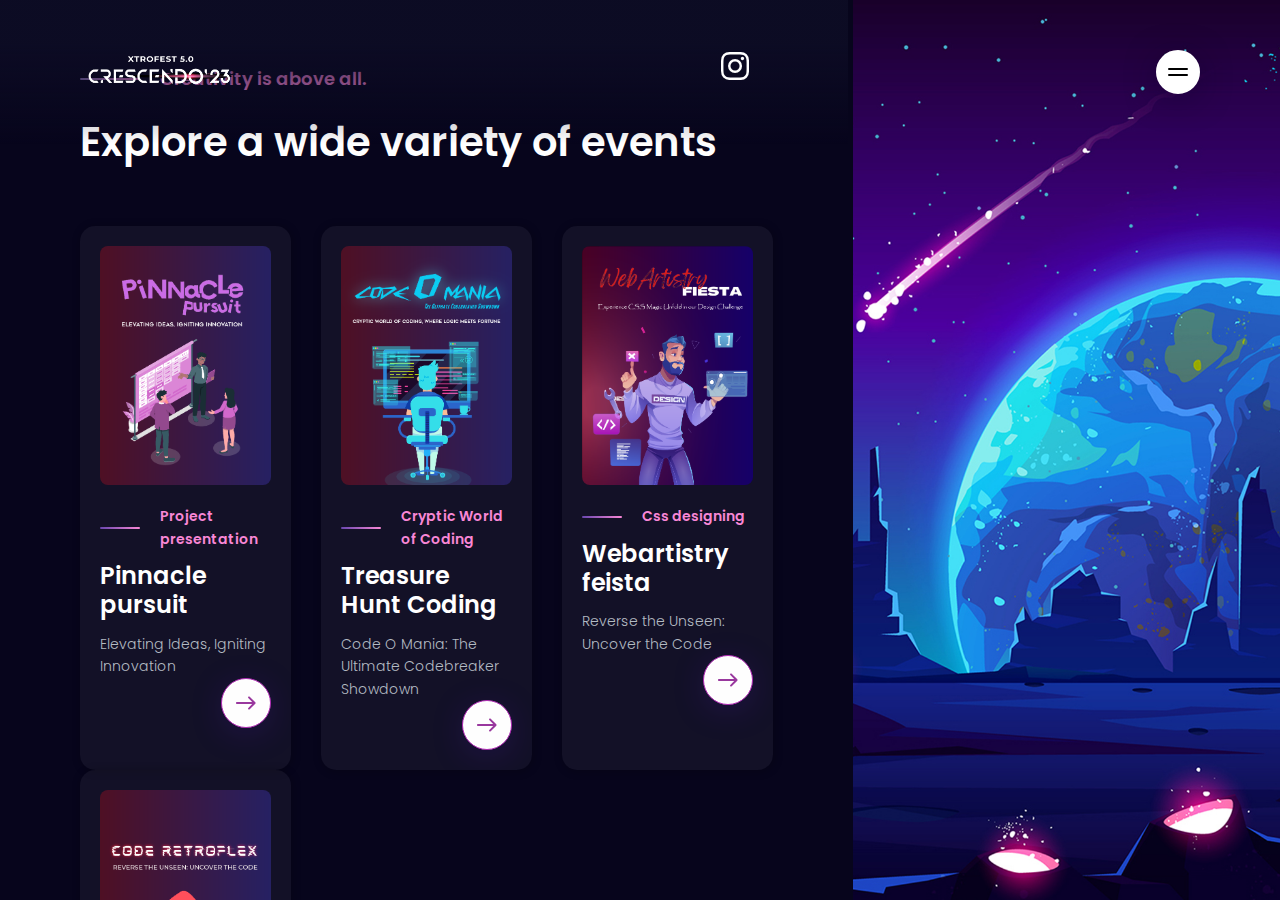
<file: events.html>
<!DOCTYPE html>
<html lang="en" dir="ltr">


<!-- Mirrored from mixdesign.club/themeforest/marvio/index-portfolio-slider.html by HTTrack Website Copier/3.x [XR&CO'2014], Wed, 30 Aug 2023 13:26:55 GMT -->
<!-- Added by HTTrack -->
<meta http-equiv="content-type" content="text/html;charset=utf-8" /><!-- /Added by HTTrack -->

<head>
  <meta charset="utf-8">

  <!-- Page Title -->
  <title>Crescendo</title>

  <!-- Meta Tags 

  <!-- Viewport Meta-->
  <meta http-equiv="X-UA-Compatible" content="IE=edge">
  <meta name="viewport" content="width=device-width, initial-scale=1, maximum-scale=1">

  <!-- Template Favicon & Icons Start -->
  <link rel="icon" href="img/favicon/favicon.ico" sizes="any">
  <link rel="icon" href="img/favicon/icon.svg" type="image/svg+xml">
  <link rel="apple-touch-icon" href="img/favicon/apple-touch-icon.png">
  <link rel="manifest" href="img/favicon/manifest.webmanifest">
  <!-- Template Favicon & Icons End -->

  <!-- Facebook Metadata Start -->
  

  <!-- Template Styles Start -->
  <link rel="stylesheet" type="text/css" href="css/loaders/loader.css">
  <link rel="stylesheet" type="text/css" href="css/plugins.css">
  <link rel="stylesheet" type="text/css" href="css/main.css">
  <!-- Template Styles End -->

  <!-- Custom Browser Color Start -->
  <meta name="theme-color" content="#0e0d26">
  <meta name="msapplication-navbutton-color" content="#0e0d26">
  <meta name="apple-mobile-web-app-status-bar-style" content="#0e0d26">
  <!-- Custom Browser Color End -->
  <style>
    .inner__content {
      padding: 0px;
    }

    .some_content {
      padding: 140px 0px;
    }

    .padd {
      padding: 140px 0px;
    }

    @media only screen and (min-width: 768px) {
      .swiper {
        height: 100%;
        background-color: #0E0D26;
      }
    }
  </style>
</head>

<body>

  <!-- <audio id="player" autoplay loop class="audioplayer">
    <source src="./music.mp3" type="audio/mp3">
</audio> -->
  <!-- Loader Start -->
  <div class="loader">
    <div class="loader__container">
      <div class="loader__circle">
        <img src="img/c_logo_4x-removebg-preview.png" style="height:150px" alt="Marvio Template Loader Logo">
      </div>
    </div>
  </div>
  <!-- Loader End -->

  <!-- Menu Start -->
  <nav id="menu" class="menu">
    <div class="menu__content">
      <div class="container-fluid p-0 fullheight">
        <div class="row g-0 flex-xl-row-reverse fullheight">

          <!--Menu Data Block Start -->
          <div class="col-12 col-xl-8 menu__data">

            <!-- Menu Controls Line Start -->
            <div class="menudata__controls">
              <div class="controls__content">
                <div class="container-fluid p-0">
                  <div class="row g-0">
                    <div class="col-8">
                      <div class="controls__leftline d-flex justify-content-start align-items-center">

                        <!-- Menu Notify Trigger Start -->
                        <!-- <a id="notify-trigger-menu"
                          class="btn-round-mobile btn-notify btn-light-mobile hover-white hover-white-s" href="#0">
                          <em></em>
                          <i class="fa-solid fa-bell"></i>
                          <span class="btn-caption">Subscribe</span>
                        </a> -->
                        <!-- Menu Notify Trigger End -->

                        <!-- Menu Socials Start -->
                        <div class="socials-menu">
                          <ul>
                            <li>
                              <a href="https://instagram.com/xtrofest_5.0?igshid=OGQ5ZDc2ODk2ZA==" target="_blank">
                                <i class="fa-brands fa-4x fa-instagram"></i>
                              </a>
                            </li>

                            <!-- <li>
                              <a href="https://www.pinterest.com/" target="_blank">
                                <i class="fa-brands fa-pinterest"></i>
                              </a>
                            </li>
                            <li>
                              <a href="https://www.behance.net/" target="_blank">
                                <i class="fa-brands fa-behance"></i>
                              </a>
                            </li>
                            <li>
                              <a href="https://twitter.com/" target="_blank">
                                <i class="fa-brands fa-twitter"></i>
                              </a>
                            </li>
                            <li>
                              <a href="https://dribbble.com/" target="_blank">
                                <i class="fa-brands fa-dribbble"></i>
                              </a>
                            </li> -->
                          </ul>
                        </div>
                        <!-- Menu Socials End -->

                      </div>
                    </div>
                    <div class="col-4">
                      <div class="controls__rightline d-flex justify-content-end align-items-center">

                        <!-- Menu Close Button Start -->
                        <a id="menu-close" class="section-close hover-white hover-white-s" href="#0">
                          <em></em>
                          <span></span>
                        </a>
                        <!-- Menu Close Button End -->

                      </div>
                    </div>
                  </div>
                </div>
              </div>
            </div>
            <!-- Menu Controls Line End -->

            <!-- Menu Links Start -->
            <div class="menudata__links">
              <div class="container-fluid p-0">
                <div class="row g-0 align-items-end">
                  <div class="col-12 col-md-6">

                    <!-- Navigation Start -->
                    <ul class="navigation">
                      <li>
                        <a href="./events.html" id="about-trigger">Home</a>
                      </li>
                      <li>
                        <a href="#0" id="home-trigger">Tech events</a>
                      </li>

                      <li>
                        <a href="#0" id="portfolio-trigger">Non tech</a>
                      </li>
                      <li>
                        <a href="#0" id="contact-trigger">Contact</a>
                      </li>
                    </ul>
                    <!-- Navigation End -->

                  </div>
                  <div class="col-12 col-md-6">

                    <!-- Menu Contact Links Start -->
                    <ul class="menulinks__contact">
                      <li>
                        <p>
                          <a class="contact-link" target="_blank">Sri sairam engineering college<br>Sai leo
                            nagar<br>West tambaram<br>Chennai-44</a>
                        </p>
                      </li>

                      <li>
                        <p><a class="contact-link" href="tel:9894480370">+91 9894480370</a></p>
                        <p><a class="contact-link" href="tel:6369553125">+91 6369553125</a></p>
                      </li>
                      <!-- <li>
                        <p><a class="contact-link"
                            href="mailto:example@example.com?subject=Message%20from%20your%20site">xtrofest@crecendo.com</a>
                        </p>
                        <p><a class="contact-link"
                            href="mailto:example@example.com?subject=Message%20from%20your%20site">support@crescendo.com</a>
                        </p>
                      </li> -->
                    </ul>
                    <!-- Menu Contact Links End -->

                  </div>
                </div>
              </div>
            </div>
            <!-- Menu Links End -->

            <!-- Menu Copyright Start -->
            <div class="menudata__copyright">
              <div class="container-fluid p-0">
                <div class="row g-0">
                  <div class="col-12">
                    <p class="copyright">By <a href="" target="_blank">xtrofest</a>, 2023</p>
                  </div>
                </div>
              </div>
            </div>
            <!-- Menu Copyright End -->

          </div>
          <!--Menu Data Block End -->

          <!--Menu Media Block Start -->
          <div class="col-12 col-xl-4 menu__media">
            <div class="media__content">

              <!-- Menu Image Background Start -->
              <div class="menu__image menu-image-1"></div>
              <!-- Menu Image Background End -->

            </div>
          </div>
          <!--Menu Media Block End -->

        </div>
      </div>
    </div>
  </nav>
  <!-- Menu End -->

  <!-- Header Start -->
  <header id="header" class="header">

    <!-- Logo Start -->
    <div class="header__logo">
      <img src="img/logo.png" style="height:4.5em;">
    </div>
    <!-- Logo End -->

    <!-- Header Content Start -->
    <div class="header__content fullheight-mobile d-flex align-items-center">
      <div class="container-fluid px-0">
        <div class="row gx-0 justify-content-end justify-content-xl-start">
          <div class="col-auto col-xl-8">

            <!-- Header Controls Block Start -->
            <div class="header__buttons d-flex justify-content-end align-items-center">

              <!-- Socials Desktop Start -->
              <div class="socials-desktop">
                <ul>
                  <!-- <li>
                    <a href="https://www.facebook.com/" target="_blank">
                      <i class="fa-brands fa-facebook"></i>
                    </a>
                  </li> -->
                  <li>
                    <a href="https://instagram.com/xtrofest_5.0?igshid=OGQ5ZDc2ODk2ZA==" target="_blank">
                      <i class="fa-brands fa-2x fa-instagram"></i>
                    </a>
                  </li>
                  <!-- <li>
                    <a href="https://www.pinterest.com/" target="_blank">
                      <i class="fa-brands fa-pinterest"></i>
                    </a>
                  </li>
                  <li>
                    <a href="https://www.behance.net/" target="_blank">
                      <i class="fa-brands fa-behance"></i>
                    </a>
                  </li>
                  <li>
                    <a href="https://twitter.com/" target="_blank">
                      <i class="fa-brands fa-twitter"></i>
                    </a>
                  </li>
                  <li>
                    <a href="https://dribbble.com/" target="_blank">
                      <i class="fa-brands fa-dribbble"></i>
                    </a>
                  </li> -->
                </ul>
              </div>
              <!-- Socials Desktop End -->

              <!-- Notify Trigger Start -->
              <!-- <a id="notify-trigger"
                class="btn-round-mobile btn-notify btn-light-outline notify-trigger hover-white hover-white-s"
                href="#0">
                <em></em>
                <i class="fa-solid fa-bell"></i>
                <span class="btn-caption">Subscribe</span>
              </a> -->
              <!-- Notify Trigger End -->

            </div>
            <!-- Header Controls Block End -->

          </div>
          <div class="col-auto col-xl-4">

            <!-- Menu Trigger Start -->
            <div class="header__menu d-flex justify-content-end">
              <a id="menu-trigger" class="menu-trigger" href="#0">
                <span class="menu-objects"></span>
              </a>
            </div>
            <!-- Menu Trigger End -->

          </div>
        </div>
      </div>
    </div>
    <!-- Header Content End -->

  </header>
  <!-- Header End -->

  <!-- Main Section Start -->
  <section id="main" class="main active">



    <div class="container-fluid p-0 fullheight">
      <div class="row g-0 fullheight">

        <!-- About Section Content Start -->
        <div class="col-12 col-xl-8 inner__content">
          <!-- desktop shadow -->
          <div class="desktop-shadow"></div>
          <!-- inner section blocks -->
          <div class="inner__blocks">

            <!-- Section Container - Section Title Start -->
            <div class="inner__container">
              <div class="content-block">
                <span class="section__subtitle">Creativity is above all.</span>
                <h2>Explore a wide variety of events</h2>

              </div>
            </div>
            <!-- Section Container - Section Title End -->

            <!-- Section Container - Features Start -->
            <div class="inner__container">
              <div class="content-block grid-block">
                <div class="container-fluid px-4">
                  <div class="row gx-5 align-items-stretch">
                    <!-- feature single item -->
                    <div class="col-12 col-md-4 feature">
                      <div class="feature__item block-rounded-l">
                        <div class="feature__image block-rounded-m">
                          <img src="img/Pinnacle Vertical.png" alt="Marvio Feature Background">
                          <div class="feature__icon">
                            <!-- <img src="img/svg/icon-feature-1.svg" alt="Marvio Feature Icon"> -->
                          </div>
                        </div>
                        <div class="feature__descr">
                          <span class="feature__subtitle">Project presentation</span>
                          <h4 class="feature__title">Pinnacle pursuit</h4>
                          <p class="feature__text">Elevating Ideas, Igniting Innovation</p>
                        </div>
                        <div style="display: flex;justify-content: flex-end;">
                          <a href="https://regal-faloodeh-79b655.netlify.app/" class="btn-bottom">
                            <span class="circle2">
                              <em></em>
                              <svg xmlns="http://www.w3.org/2000/svg" enable-background="new 0 0 24 24" height="24px"
                                viewBox="0 0 24 24" width="24px">
                                <rect fill="none" height="24" width="24" />
                                <path
                                  d="M14.29,5.71L14.29,5.71c-0.39,0.39-0.39,1.02,0,1.41L18.17,11H3c-0.55,0-1,0.45-1,1v0c0,0.55,0.45,1,1,1h15.18l-3.88,3.88 c-0.39,0.39-0.39,1.02,0,1.41l0,0c0.39,
                                0.39,1.02,0.39,1.41,0l5.59-5.59c0.39-0.39,0.39-1.02,0-1.41L15.7,5.71 C15.32,5.32,14.68,5.32,14.29,5.71z" />
                              </svg>
                            </span>
                          </a>
                        </div>
                      </div>
                    </div>
                    <!-- feature single item -->
                    <div class="col-12 col-md-4 feature">
                      <div class="feature__item block-rounded-l">
                        <div class="feature__image block-rounded-m">
                          <img src="img/Code o Mania Horizontal.png" alt="Marvio Feature Background">
                          <div class="feature__icon">
                            <!-- <img src="img/svg/icon-feature-2.svg" alt="Marvio Feature Icon"> -->
                          </div>
                        </div>
                        <div class="feature__descr">
                          <span class="feature__subtitle">Cryptic World of Coding</span>
                          <h4 class="feature__title">Treasure Hunt Coding </h4>
                          <p class="feature__text">Code O Mania: The Ultimate Codebreaker Showdown</p>
                        </div>
                        <div style="display: flex;justify-content: flex-end;">
                          <a href="https://bespoke-twilight-d194ce.netlify.app/" class="btn-bottom">
                            <span class="circle2">
                              <em></em>
                              <svg xmlns="http://www.w3.org/2000/svg" enable-background="new 0 0 24 24" height="24px"
                                viewBox="0 0 24 24" width="24px">
                                <rect fill="none" height="24" width="24" />
                                <path
                                  d="M14.29,5.71L14.29,5.71c-0.39,0.39-0.39,1.02,0,1.41L18.17,11H3c-0.55,0-1,0.45-1,1v0c0,0.55,0.45,1,1,1h15.18l-3.88,3.88 c-0.39,0.39-0.39,1.02,0,1.41l0,0c0.39,
                                0.39,1.02,0.39,1.41,0l5.59-5.59c0.39-0.39,0.39-1.02,0-1.41L15.7,5.71 C15.32,5.32,14.68,5.32,14.29,5.71z" />
                              </svg>
                            </span>
                          </a>
                        </div>
                      </div>
                    </div>
                    <!-- feature single item -->
                    <div class="col-12 col-md-4 feature">
                      <div class="feature__item block-rounded-l">
                        <div class="feature__image block-rounded-m">
                          <img src="img/web fiesta.png" alt="Marvio Feature Background">
                          <div class="feature__icon">
                            <!-- <img src="img/svg/icon-feature-3.svg" alt="Marvio Feature Icon"> -->
                          </div>
                        </div>
                        <div class="feature__descr">
                          <span class="feature__subtitle">Css designing</span>
                          <h4 class="feature__title">Webartistry feista</h4>
                          <p class="feature__text">Reverse the Unseen: Uncover the Code</p>
                        </div>
                        <div style="display: flex;justify-content: flex-end;">
                          <a href="https://exquisite-granita-26568e.netlify.app/" class="btn-bottom">
                            <span class="circle2">
                              <em></em>
                              <svg xmlns="http://www.w3.org/2000/svg" enable-background="new 0 0 24 24" height="24px"
                                viewBox="0 0 24 24" width="24px">
                                <rect fill="none" height="24" width="24" />
                                <path
                                  d="M14.29,5.71L14.29,5.71c-0.39,0.39-0.39,1.02,0,1.41L18.17,11H3c-0.55,0-1,0.45-1,1v0c0,0.55,0.45,1,1,1h15.18l-3.88,3.88 c-0.39,0.39-0.39,1.02,0,1.41l0,0c0.39,
                                0.39,1.02,0.39,1.41,0l5.59-5.59c0.39-0.39,0.39-1.02,0-1.41L15.7,5.71 C15.32,5.32,14.68,5.32,14.29,5.71z" />
                              </svg>
                            </span>
                          </a>
                        </div>
                      </div>
                    </div>
                    <div class="col-12 col-md-4 feature">
                      <div class="feature__item block-rounded-l">
                        <div class="feature__image block-rounded-m">
                          <img src="img/Code Retroflex Vertical.png" alt="Marvio Feature Background">
                          <div class="feature__icon">
                            <!-- <img src="img/svg/icon-feature-3.svg" alt="Marvio Feature Icon"> -->
                          </div>
                        </div>
                        <div class="feature__descr">
                          <span class="feature__subtitle">Reverse the Unseen </span>
                          <h4 class="feature__title">Reverse Coding</h4>
                          <p class="feature__text">Code Retroflex: Uncover the Code</p>
                        </div>
                        <div style="display: flex;justify-content: flex-end;">
                          <a href="https://spectacular-pony-c259c0.netlify.app/" class="btn-bottom">
                            <span class="circle2">
                              <em></em>
                              <svg xmlns="http://www.w3.org/2000/svg" enable-background="new 0 0 24 24" height="24px"
                                viewBox="0 0 24 24" width="24px">
                                <rect fill="none" height="24" width="24" />
                                <path
                                  d="M14.29,5.71L14.29,5.71c-0.39,0.39-0.39,1.02,0,1.41L18.17,11H3c-0.55,0-1,0.45-1,1v0c0,0.55,0.45,1,1,1h15.18l-3.88,3.88 c-0.39,0.39-0.39,1.02,0,1.41l0,0c0.39,
                                0.39,1.02,0.39,1.41,0l5.59-5.59c0.39-0.39,0.39-1.02,0-1.41L15.7,5.71 C15.32,5.32,14.68,5.32,14.29,5.71z" />
                              </svg>
                            </span>
                          </a>
                        </div>
                      </div>
                    </div>
                  </div>
                </div>
              </div>
            </div>
            <!-- Section Container - Features End -->

            <!-- Section Container - Skillbars Start -->
            <!-- <div class="inner__container">
                <div class="content-block"> -->
            <!-- skillbar single item -->
            <!-- <div class="show-skillbar">
                    <div class="skillbar" data-percent="96">
                      <span class="skillbar-title">UI/UX Design</span>
                      <p class="skillbar-bar"></p>
                      <span class="skill-bar-percent"></span>
                    </div>
                  </div> -->
            <!-- skillbar single item -->
            <!-- <div class="show-skillbar">
                    <div class="skillbar" data-percent="90">
                      <span class="skillbar-title">Branding & Logo Design</span>
                      <p class="skillbar-bar"></p>
                      <span class="skill-bar-percent"></span>
                    </div>
                  </div> -->
            <!-- skillbar single item -->
            <!-- <div class="show-skillbar">
                    <div class="skillbar" data-percent="87">
                      <span class="skillbar-title">3D Modeling</span>
                      <p class="skillbar-bar"></p>
                      <span class="skill-bar-percent"></span>
                    </div>
                  </div> -->
            <!-- skillbar single item -->
            <!-- <div class="show-skillbar">
                    <div class="skillbar" data-percent="98">
                      <span class="skillbar-title">Illustrations</span>
                      <p class="skillbar-bar"></p>
                      <span class="skill-bar-percent"></span>
                    </div>
                  </div>
                </div>
              </div> -->
            <!-- Section Container - Skillbars End -->

            <!-- Section Container - Showreel Start -->
            <!-- <div class="inner__container">
                <div class="content-block">
                  <div class="fullwidth-container">
                    <div class="showreel showreel-image-1 block-rounded-l">
                      <div class="showreel__button"> -->
            <!-- video trigger -->
            <!-- <a href="https://vimeo.com/65036292" id="inner-video-trigger" class="inner-video-trigger">
                          <em></em>
                          <i class="fa-solid fa-play"></i>
                        </a>
                      </div>
                    </div>
                  </div>
                </div>
              </div> -->
            <!-- Section Container - Showreel End -->

          </div>
        </div>
        <!-- About Section Content End -->

        <!-- About Section Media Start -->
        <div class="col-12 col-xl-4 inner__media">

          <!-- About Section Image Background Start -->
          <div class="image media-image-about"></div>
          <!-- About Section Image Background End -->

        </div>
        <!-- About Section Media End -->

      </div>
    </div>
  </section>
  <!-- Main Section End -->

  <!-- About Section Start -->
  <section id="about" class="inner about">
    <div class="main__content">
      <div class="container-fluid p-0 fullheight ">
        <div class="row g-0 fullheight">

          <!-- Main Section Intro Start -->

          <div class="col-12 col-xl-8 main__intro videobox">

            <video autoplay muted loop id="myVideo" class="video">
              <source src="./img/video.mp4" type="video/mp4">
            </video>

          </div>
          <!-- Intro Content Start -->
          <!-- <div class="intro__content"> -->

          <!-- Headline Start -->

          <!-- Headline End -->

          <!-- </div> -->
          <!-- Intro Content End -->

          <!-- Bottom Button Start -->

          <!-- Bottom Button End -->


          <!-- Main Section Intro End -->
          <div class="inner__container">
              <div class="content-block">
                <!-- <span class="section__subtitle"></span> -->
                <h2></h2>

              </div>
              
            </div>
            <div class="inner__container">
              <div class="content-block">
                <!-- <span class="section__subtitle"></span> -->
                <h2></h2>

              </div>
              
            </div>
          <div id="headline " class="headline " >
            <div class="intro__background">
              <!-- triangles background -->
              <div id="triangles-js"></div>
            </div>
            <span class="headline__subtitle">Sai techcellence</span>
            <h1 class="animated-headline medium">
              Crescendo
              <br>
              <span id="typed-strings">
                <b>Gaming</b>
                <b>Coding</b>
                <b>Css design</b>
                <b>Project presentation</b>
                <b>Non technical</b>
              </span>
              <span id="typed"></span>
            </h1>
            <div class="headline__numblock d-flex align-items-start">
              <div class="numblock block-rounded-m d-flex flex-column flex-sm-row align-items-sm-center">
                <span class="numblock__number">₹30k</span>
                <span class="numblock__descr">Prize</br>amount</span>
              </div>
              <div class="numblock block-rounded-m d-flex flex-column flex-sm-row align-items-sm-center">
                <span class="numblock__number">9+</span>
                <span class="numblock__descr">Mad</br> events</span>
              </div>
              <div class="numblock block-rounded-m d-flex flex-column flex-sm-row align-items-sm-center">
                <span class="numblock__number">2</span>
                <span class="numblock__descr">Days of</br> events</span>
              </div>
            </div>
          </div>
          <div class="intro__button">
          
            <a href="./events.html" class="btn-bottom"id="about-trigger">
              <span class="circle">
                <em></em>
                <svg xmlns="http://www.w3.org/2000/svg" enable-background="new 0 0 24 24" height="24px"
                  viewBox="0 0 24 24" width="24px">
                  <rect fill="none" height="24" width="24" />
                  <path
                    d="M14.29,5.71L14.29,5.71c-0.39,0.39-0.39,1.02,0,1.41L18.17,11H3c-0.55,0-1,0.45-1,1v0c0,0.55,0.45,1,1,1h15.18l-3.88,3.88 c-0.39,0.39-0.39,1.02,0,1.41l0,0c0.39,
                    0.39,1.02,0.39,1.41,0l5.59-5.59c0.39-0.39,0.39-1.02,0-1.41L15.7,5.71 C15.32,5.32,14.68,5.32,14.29,5.71z" />
                </svg>
              </span>
              <span class="caption">Tech events</span>
            </a>
            <br>
            <a href="./events2.html" class="btn-bottom"id="about-trigger">
              <span class="circle">
                <em></em>
                <svg xmlns="http://www.w3.org/2000/svg" enable-background="new 0 0 24 24" height="24px"
                  viewBox="0 0 24 24" width="24px">
                  <rect fill="none" height="24" width="24" />
                  <path
                    d="M14.29,5.71L14.29,5.71c-0.39,0.39-0.39,1.02,0,1.41L18.17,11H3c-0.55,0-1,0.45-1,1v0c0,0.55,0.45,1,1,1h15.18l-3.88,3.88 c-0.39,0.39-0.39,1.02,0,1.41l0,0c0.39,
                    0.39,1.02,0.39,1.41,0l5.59-5.59c0.39-0.39,0.39-1.02,0-1.41L15.7,5.71 C15.32,5.32,14.68,5.32,14.29,5.71z" />
                </svg>
              </span>
              <span class="caption">Non-tech</span>
            </a>
          </div>
          <!-- Main Section Media Start -->
          <div class="col-12 col-xl-4 main__media ">

            <!-- Main Section Image Background Start -->
            <!-- <div class="media__image media-image-1"></div> -->
            <!-- Main Section Image Background End -->

            <!-- Main Section Swiper Slider Start -->
            <!-- slider main container -->
            <div class="swiper">
              <!-- additional required wrapper -->
              <div class="swiper-wrapper">
                <!-- slides -->
                <div class="swiper-slide">
                  <div class="feature__item block-rounded-l"style="height:auto;background-color:#1a1931">
                    <div class="feature__image block-rounded-m" >
                      <img src="img/settaisheriff2.png" alt="Marvio Feature Background">
                      <div class="feature__icon">
                        <!-- <img src="img/svg/icon-feature-2.svg" alt="Marvio Feature Icon"> -->
                      </div>
                    </div>
                    <div class="feature__descr">
                      <span class="feature__subtitle">Actor,Anchor</span>
                      <h4 class="feature__title">Settai sheriff</h4>
                      <!-- <p class="feature__text">lets rock the night with light and colours</p> -->
                    </div>
                    <!-- <div style="display: flex;justify-content: flex-end;">
                      <a href="https://grand-kelpie-a812ad.netlify.app/" class="btn-bottom">
                        <span class="circle2">
                          <em></em>
                          <svg xmlns="http://www.w3.org/2000/svg" enable-background="new 0 0 24 24" height="24px"
                            viewBox="0 0 24 24" width="24px">
                            <rect fill="none" height="24" width="24" />
                            <path
                              d="M14.29,5.71L14.29,5.71c-0.39,0.39-0.39,1.02,0,1.41L18.17,11H3c-0.55,0-1,0.45-1,1v0c0,0.55,0.45,1,1,1h15.18l-3.88,3.88 c-0.39,0.39-0.39,1.02,0,1.41l0,0c0.39,
                            0.39,1.02,0.39,1.41,0l5.59-5.59c0.39-0.39,0.39-1.02,0-1.41L15.7,5.71 C15.32,5.32,14.68,5.32,14.29,5.71z" />
                          </svg>
                        </span>
                      </a>
                    </div> -->
                  </div>
                  
                </div>
                <div class="swiper-slide">
                  <div class="feature__item block-rounded-l"style="height:auto;background-color:#1a1931">
                    <div class="feature__image block-rounded-m" >
                      <img src="11zon_resized.jpg" alt="Marvio Feature Background">
                      <div class="feature__icon">
                        <!-- <img src="img/svg/icon-feature-2.svg" alt="Marvio Feature Icon"> -->
                      </div>
                    </div>
                    <div class="feature__descr">
                      <span class="feature__subtitle">CEO - Eloke Global Solutions</span>
                      <h4 class="feature__title">Jabez selvaraj</h4>
                      <!-- <p class="feature__text">lets rock the night with light and colours</p> -->
                    </div>
                    <!-- <div style="display: flex;justify-content: flex-end;">
                      <a href="https://grand-kelpie-a812ad.netlify.app/" class="btn-bottom">
                        <span class="circle2">
                          <em></em>
                          <svg xmlns="http://www.w3.org/2000/svg" enable-background="new 0 0 24 24" height="24px"
                            viewBox="0 0 24 24" width="24px">
                            <rect fill="none" height="24" width="24" />
                            <path
                              d="M14.29,5.71L14.29,5.71c-0.39,0.39-0.39,1.02,0,1.41L18.17,11H3c-0.55,0-1,0.45-1,1v0c0,0.55,0.45,1,1,1h15.18l-3.88,3.88 c-0.39,0.39-0.39,1.02,0,1.41l0,0c0.39,
                            0.39,1.02,0.39,1.41,0l5.59-5.59c0.39-0.39,0.39-1.02,0-1.41L15.7,5.71 C15.32,5.32,14.68,5.32,14.29,5.71z" />
                          </svg>
                        </span>
                      </a>
                    </div> -->
                  </div>
                  <!-- <div class="slide-caption text-end" data-swiper-parallax="-250" data-swiper-parallax-opacity="0">
                    <p>
                      <a href="#0" id="project-trigger-1">
                        Sleep in Clouds
                      </a>
                      <span>3D Render</span>
                    </p>
                  </div> -->
                </div>
                <!-- <div class="swiper-slide">
                  <div class="feature__item block-rounded-l"style="height:auto;background-color:#1a1931">
                    <div class="feature__image block-rounded-m" >
                      <img src="img/Code Retroflex Vertical.png" alt="Marvio Feature Background">
                      <div class="feature__icon">
                        <img src="img/svg/icon-feature-2.svg" alt="Marvio Feature Icon"> -->
                      <!-- </div>
                    </div>
                    <div class="feature__descr">
                      <span class="feature__subtitle">Coding</span>
                      <h4 class="feature__title">Code Retroflex</h4>
                       <p class="feature__text">lets rock the night with light and colours</p> -->
                    <!-- </div>  -->
                    <!-- <div style="display: flex;justify-content: flex-end;">
                      <a href="https://grand-kelpie-a812ad.netlify.app/" class="btn-bottom">
                        <span class="circle2">
                          <em></em>
                          <svg xmlns="http://www.w3.org/2000/svg" enable-background="new 0 0 24 24" height="24px"
                            viewBox="0 0 24 24" width="24px">
                            <rect fill="none" height="24" width="24" />
                            <path
                              d="M14.29,5.71L14.29,5.71c-0.39,0.39-0.39,1.02,0,1.41L18.17,11H3c-0.55,0-1,0.45-1,1v0c0,0.55,0.45,1,1,1h15.18l-3.88,3.88 c-0.39,0.39-0.39,1.02,0,1.41l0,0c0.39,
                            0.39,1.02,0.39,1.41,0l5.59-5.59c0.39-0.39,0.39-1.02,0-1.41L15.7,5.71 C15.32,5.32,14.68,5.32,14.29,5.71z" />
                          </svg>
                        </span>
                      </a>
                    </div> -->
                  <!-- </div> -->
                  <!-- <div class="slide-caption text-end" data-swiper-parallax="-250" data-swiper-parallax-opacity="0">
                    <p>
                      <a href="#0" id="project-trigger-2">
                        Shadow Project
                      </a>
                      <span>Photography</span>
                    </p>
                  </div> -->
                <!-- </div> -->
                
                
              </div>
              <!-- pagination -->
              <div class="swiper-pagination marvio-pagination"style="font-size:1em;"></div>
              <!-- navigation buttons -->
              <div class="swiper-button-prev marvio-navigation marvio-prev"style="font-size 2rem;"><i class="fa-solid fa-angle-left fa-2x"></i></div>
              <div class="swiper-button-next marvio-navigation marvio-next"style="font-size 2rem;"><i class="fa-solid fa-angle-right fa-2x"></i>
              </div>
            <!-- Main Section Swiper Slider Start -->

          </div>
          <!-- Main Section Media End -->

          <!-- Sosials Mobile Start -->
          <div class="col-12 socials-mobile">
            <ul>
              <li>
                <a href="https://instagram.com/xtrofest_5.0?igshid=OGQ5ZDc2ODk2ZA==" target="_blank">
                  <i class="fa-brands fa-2x fa-instagram"></i>
                </a>
              </li>
              <!-- <li>
                <a href="https://www.pinterest.com/" target="_blank">
                  <i class="fa-brands fa-pinterest"></i>
                </a>
              </li>
              <li>
                <a href="https://www.behance.net/" target="_blank">
                  <i class="fa-brands fa-behance"></i>
                </a>
              </li>
              <li>
                <a href="https://twitter.com/" target="_blank">
                  <i class="fa-brands fa-twitter"></i>
                </a>
              </li>
              <li>
                <a href="https://dribbble.com/" target="_blank">
                  <i class="fa-brands fa-dribbble"></i>
                </a>
              </li> -->
            </ul>
          </div>
          <!-- Sosials Mobile End -->

        </div>
      </div>
    </div>










  </section>
  <!-- About Section End -->

  <!-- Portfolio Section Start -->
  <section id="portfolio" class="inner portfolio">
    <div class="container-fluid p-0 fullheight some-content">
      <div class="row g-0 fullheight">

        <!-- About Section Content Start -->
        <div class="col-12 col-xl-8 inner__content">
          <!-- desktop shadow -->
          <div class="desktop-shadow"></div>
          <!-- inner section blocks -->
          <div class="inner__blocks">

            <!-- Section Container - Section Title Start -->
            <div class="inner__container">
              <div class="content-block">
                <!-- <span class="section__subtitle"></span> -->
                <h2></h2>

              </div>
              
            </div>
            <div class="inner__container">
              <div class="content-block">
                <span class="section__subtitle">Creativity is above all.</span>
                <h2>Explore a wide variety of events</h2>

              </div>
            </div>
            <!-- Section Container - Section Title End -->

            <!-- Section Container - Features Start -->
            <div class="inner__container">
              <div class="content-block grid-block">
                <div class="container-fluid px-4">
                  <div class="row gx-5 align-items-stretch">
                    <!-- feature single item -->
                    <div class="col-12 col-md-4 feature">
                      <div class="feature__item block-rounded-l">
                        <div class="feature__image block-rounded-m">
                          <img src="img/Talent unVeil Vertical.png" alt="Marvio Feature Background">
                          <div class="feature__icon">
                            <!-- <img src="img/svg/icon-feature-1.svg" alt="Marvio Feature Icon"> -->
                          </div>
                        </div>
                        <div class="feature__descr">
                          <span class="feature__subtitle">Talent exposure event</span>
                          <h4 class="feature__title">Talent Unveil Fest</h4>
                          <p class="feature__text">Artistry Alive, Spirits Thrive!</p>
                        </div>
                        <div style="display: flex;justify-content: flex-end;">
                          <a href="https://glittering-fairy-c00ed1.netlify.app/" class="btn-bottom">
                            <span class="circle2">
                              <em></em>
                              <svg xmlns="http://www.w3.org/2000/svg" enable-background="new 0 0 24 24" height="24px"
                                viewBox="0 0 24 24" width="24px">
                                <rect fill="none" height="24" width="24" />
                                <path
                                  d="M14.29,5.71L14.29,5.71c-0.39,0.39-0.39,1.02,0,1.41L18.17,11H3c-0.55,0-1,0.45-1,1v0c0,0.55,0.45,1,1,1h15.18l-3.88,3.88 c-0.39,0.39-0.39,1.02,0,1.41l0,0c0.39,
                                0.39,1.02,0.39,1.41,0l5.59-5.59c0.39-0.39,0.39-1.02,0-1.41L15.7,5.71 C15.32,5.32,14.68,5.32,14.29,5.71z" />
                              </svg>
                            </span>
                          </a>
                        </div>
                      </div>
                    </div>
                    <!-- feature single item -->
                    <div class="col-12 col-md-4 feature">
                      <div class="feature__item block-rounded-l">
                        <div class="feature__image block-rounded-m">
                          <img src="img/Talent unVeil Vertical copy.png" alt="Marvio Feature Background">
                          <div class="feature__icon">
                            <!-- <img src="img/svg/icon-feature-2.svg" alt="Marvio Feature Icon"> -->
                          </div>
                        </div>
                        <div class="feature__descr">
                          <span class="feature__subtitle">Quiz based on webseries and k-dramas</span>
                          <h4 class="feature__title">Nerdverse Nexus</h4>
                          <p class="feature__text">Quiz and games on Anime, Webseries and Kdrama</p>
                        </div>
                        <div style="display: flex;justify-content: flex-end;">
                          <a href="https://creative-phoenix-66225f.netlify.app/" class="btn-bottom">
                            <span class="circle2">
                              <em></em>
                              <svg xmlns="http://www.w3.org/2000/svg" enable-background="new 0 0 24 24" height="24px"
                                viewBox="0 0 24 24" width="24px">
                                <rect fill="none" height="24" width="24" />
                                <path
                                  d="M14.29,5.71L14.29,5.71c-0.39,0.39-0.39,1.02,0,1.41L18.17,11H3c-0.55,0-1,0.45-1,1v0c0,0.55,0.45,1,1,1h15.18l-3.88,3.88 c-0.39,0.39-0.39,1.02,0,1.41l0,0c0.39,
                                0.39,1.02,0.39,1.41,0l5.59-5.59c0.39-0.39,0.39-1.02,0-1.41L15.7,5.71 C15.32,5.32,14.68,5.32,14.29,5.71z" />
                              </svg>
                            </span>
                          </a>
                        </div>
                      </div>
                    </div>
                    <!-- feature single item -->
                    <div class="col-12 col-md-4 feature">
                      <div class="feature__item block-rounded-l">
                        <div class="feature__image block-rounded-m">
                          <img src="img/Snap Shot Vertical.png" alt="Marvio Feature Background">
                          <div class="feature__icon">
                            <!-- <img src="img/svg/icon-feature-3.svg" alt="Marvio Feature Icon"> -->
                          </div>
                        </div>
                        <div class="feature__descr">
                          <span class="feature__subtitle">Photography</span>
                          <h4 class="feature__title">Snapshot Symphony</h4>
                          <p class="feature__text">Picture Perfect: Seize the Frame and Claim the Fame!</p>
                        </div>
                        <div style="display: flex;justify-content: flex-end;">
                          <a href="https://stupendous-phoenix-78afdc.netlify.app/" class="btn-bottom">
                            <span class="circle2">
                              <em></em>
                              <svg xmlns="http://www.w3.org/2000/svg" enable-background="new 0 0 24 24" height="24px"
                                viewBox="0 0 24 24" width="24px">
                                <rect fill="none" height="24" width="24" />
                                <path
                                  d="M14.29,5.71L14.29,5.71c-0.39,0.39-0.39,1.02,0,1.41L18.17,11H3c-0.55,0-1,0.45-1,1v0c0,0.55,0.45,1,1,1h15.18l-3.88,3.88 c-0.39,0.39-0.39,1.02,0,1.41l0,0c0.39,
                                0.39,1.02,0.39,1.41,0l5.59-5.59c0.39-0.39,0.39-1.02,0-1.41L15.7,5.71 C15.32,5.32,14.68,5.32,14.29,5.71z" />
                              </svg>
                            </span>
                          </a>
                        </div>
                      </div>
                    </div>
                    <div class="col-12 col-md-4 feature">
                      <div class="feature__item block-rounded-l">
                        <div class="feature__image block-rounded-m">
                          <img src="img/Cine Puzzle Vertical.png" alt="Marvio Feature Background">
                          <div class="feature__icon">
                            <!-- <img src="img/svg/icon-feature-3.svg" alt="Marvio Feature Icon"> -->
                          </div>
                        </div>
                        <div class="feature__descr">
                          <span class="feature__subtitle">Connections</span>
                          <h4 class="feature__title">CinePuzzle</h4>
                          <p class="feature__text">From Bits to Blockbusters: CinePuzzle Chronicles!</p>
                        </div>
                        <div style="display: flex;justify-content: flex-end;">
                          <a href="https://guileless-dusk-aee712.netlify.app/" class="btn-bottom">
                            <span class="circle2">
                              <em></em>
                              <svg xmlns="http://www.w3.org/2000/svg" enable-background="new 0 0 24 24" height="24px"
                                viewBox="0 0 24 24" width="24px">
                                <rect fill="none" height="24" width="24" />
                                <path
                                  d="M14.29,5.71L14.29,5.71c-0.39,0.39-0.39,1.02,0,1.41L18.17,11H3c-0.55,0-1,0.45-1,1v0c0,0.55,0.45,1,1,1h15.18l-3.88,3.88 c-0.39,0.39-0.39,1.02,0,1.41l0,0c0.39,
                                0.39,1.02,0.39,1.41,0l5.59-5.59c0.39-0.39,0.39-1.02,0-1.41L15.7,5.71 C15.32,5.32,14.68,5.32,14.29,5.71z" />
                              </svg>
                            </span>
                          </a>
                        </div>
                      </div>
                    </div>
                    <div class="col-12 col-md-4 feature">
                      <div class="feature__item block-rounded-l">
                        <div class="feature__image block-rounded-m">
                          <img src="img/Royale Rumble Vertical.png" alt="Marvio Feature Background">
                          <div class="feature__icon">
                            <!-- <img src="img/svg/icon-feature-3.svg" alt="Marvio Feature Icon"> -->
                          </div>
                        </div>
                        <div class="feature__descr">
                          <span class="feature__subtitle">Gaming</span>
                          <h4 class="feature__title">Royal Rumble</h4>
                          <p class="feature__text">Survival of the Fiercest!</p>
                        </div>
                        <div style="display: flex;justify-content: flex-end;">
                          <a href="https://steady-llama-037583.netlify.app/" class="btn-bottom">
                            <span class="circle2">
                              <em></em>
                              <svg xmlns="http://www.w3.org/2000/svg" enable-background="new 0 0 24 24" height="24px"
                                viewBox="0 0 24 24" width="24px">
                                <rect fill="none" height="24" width="24" />
                                <path
                                  d="M14.29,5.71L14.29,5.71c-0.39,0.39-0.39,1.02,0,1.41L18.17,11H3c-0.55,0-1,0.45-1,1v0c0,0.55,0.45,1,1,1h15.18l-3.88,3.88 c-0.39,0.39-0.39,1.02,0,1.41l0,0c0.39,
                                0.39,1.02,0.39,1.41,0l5.59-5.59c0.39-0.39,0.39-1.02,0-1.41L15.7,5.71 C15.32,5.32,14.68,5.32,14.29,5.71z" />
                              </svg>
                            </span>
                          </a>
                        </div>
                      </div>
                    </div>
                    <div class="col-12 col-md-4 feature">
                      <div class="feature__item block-rounded-l">
                        <div class="feature__image block-rounded-m">
                          <img src="img/Royale Rumble Vertical 1.png" alt="Marvio Feature Background">
                          <div class="feature__icon">
                            <!-- <img src="img/svg/icon-feature-3.svg" alt="Marvio Feature Icon"> -->
                          </div>
                        </div>
                        <div class="feature__descr">
                          <span class="feature__subtitle">Gaming</span>
                          <h4 class="feature__title">Royal Rumble</h4>
                          <p class="feature__text">Survival of the Fiercest!</p>
                        </div>
                        <div style="display: flex;justify-content: flex-end;">
                          <a href="https://kaleidoscopic-baklava-1c59ac.netlify.app/" class="btn-bottom">
                            <span class="circle2">
                              <em></em>
                              <svg xmlns="http://www.w3.org/2000/svg" enable-background="new 0 0 24 24" height="24px"
                                viewBox="0 0 24 24" width="24px">
                                <rect fill="none" height="24" width="24" />
                                <path
                                  d="M14.29,5.71L14.29,5.71c-0.39,0.39-0.39,1.02,0,1.41L18.17,11H3c-0.55,0-1,0.45-1,1v0c0,0.55,0.45,1,1,1h15.18l-3.88,3.88 c-0.39,0.39-0.39,1.02,0,1.41l0,0c0.39,
                                0.39,1.02,0.39,1.41,0l5.59-5.59c0.39-0.39,0.39-1.02,0-1.41L15.7,5.71 C15.32,5.32,14.68,5.32,14.29,5.71z" />
                              </svg>
                            </span>
                          </a>
                        </div>
                      </div>
                    </div>
                  </div>
                </div>
              </div>
            </div>


          </div>
        </div>
        <!-- About Section Content End -->

        <!-- About Section Media Start -->
        <div class="col-12 col-xl-4 inner__media">

          <!-- About Section Image Background Start -->
          <div class="image media-image-about"></div>
          <!-- About Section Image Background End -->

        </div>
        <!-- About Section Media End -->

      </div>
    </div>
  </section>
  <!-- Portfolio Section End -->

  <!-- Contact Section Start -->
  <section id="contact" class="inner contact">
    <div class="container-fluid p-0 fullheight">
      <div class="row g-0 fullheight">

        <!-- Contact Section Content Start -->
        <div class="col-12 col-xl-8 inner__content">
          <!-- desktop shadow -->
          <div class="desktop-shadow"></div>
          <!-- inner section blocks -->
          <div class="inner__blocks">
            <div class="inner__container">
              <div class="content-block">
                <!-- <span class="section__subtitle"></span> -->
                <h2></h2>

              </div>
              
            </div>
            <!-- Section Container - Section Title Start -->
            <div class="inner__container">
              <div class="content-block">
                <span class="section__subtitle">Contact</span>
                <h2>Join the biggest hackfest by sairam</h2>
                <p class="section__text">Join the 5 th biggest hackathon of prestigious IT department of sairam
                  college
    
                </p>
              </div>
            </div>
            <!-- Section Container - Section Title End -->

            <!-- Section Container - Contact Data Start -->
            <div class="inner__container">
              <div class="content-block grid-block">
                <div class="container-fluid px-4">
                  <div class="row gx-5 align-items-stretch">
                    <!-- contact data single item -->
                    <div class="col-12 col-md-6 col-lg-4 contactdata">
                      <div class="contactdata__item contactdata-item-1 block-rounded-l">
                        <div class="contactdata__icon">
                          <img src="img/svg/icon-contact-1.svg" alt="Marvio Contact Icon">
                        </div>
                        <h5 class="contactdata__title">Location</h5>
                        <div class="contactdata__descr d-flex align-items-start">
                          <div class="contactdata__icon">
                            <i class="fa-solid fa-location-crosshairs"></i>
                          </div>
                          <div class="contactdata__text">
                            <p><a class="contact-link" href="" target="_blank">Sri
                                sairam engineering college<br>Sai leo nagar<br>West tambaram<br>Chennai-44</a></p>
                          </div>
                        </div>
                        <!-- <div class="contactdata__descr d-flex align-items-start">
                          <div class="contactdata__icon">
                            <i class="fa-solid fa-location-crosshairs"></i>
                          </div>
                          <div class="contactdata__text">
                            <p><a class="contact-link" href="https://goo.gl/maps/xap5o3MZBuC6DFHz8" target="_blank">3400
                                Broadway,<br>Oakland, CA 94611</a></p>
                          </div>
                        </div> -->
                      </div>
                    </div>
                    <!-- contact data single item -->
                    <div class="col-12 col-md-6 col-lg-4 contactdata">
                      <div class="contactdata__item contactdata-item-2 block-rounded-l">
                        <div class="contactdata__icon">
                          <img src="img/svg/icon-contact-2.svg" alt="Marvio Contact Icon">
                        </div>
                        <h5 class="contactdata__title">Follow us</h5>
                        <div class="contactdata__descr d-flex align-items-start">
                          <ul class="contactdata__socials">
                            <li>
                              <i class="fa-brands fa-instagram"></i>
                              <a class="contact-link" href="https://instagram.com/xtrofest_5.0?igshid=OGQ5ZDc2ODk2ZA=="
                                target="_blank">Instagram</a>
                            </li>
                            <!-- <li>
                              <i class="fa-brands fa-twitter"></i>
                              <a class="contact-link" href="https://twitter.com/" target="_blank">Twitter</a>
                            </li>
                            <li>
                              <i class="fa-brands fa-pinterest"></i>
                              <a class="contact-link" href="https://pinterest.com/" target="_blank">Pinterest</a>
                            </li> -->
                          </ul>
                        </div>
                      </div>
                    </div>
                    <!-- contact data single item -->
                    <div class="col-12 col-md-6 col-lg-4 contactdata">
                      <div class="contactdata__item contactdata-item-3 block-rounded-l">
                        <div class="contactdata__icon">
                          <img src="img/svg/icon-contact-3.svg" alt="Marvio Contact Icon">
                        </div>
                        <h5 class="contactdata__title">Contact</h5>
                        <div class="contactdata__descr d-flex align-items-start">
                          <div class="contactdata__icon">
                            <i class="fa-solid fa-phone"></i>
                          </div>
                          <div class="contactdata__text">
                            <p>
                              <a class="contact-link" href="tel:9894480370">+91 9894480370</a>
                              <br>
                              <a class="contact-link" href="tel:6369553125">+91 6369553125</a>
                            </p>
                          </div>
                        </div>
                        <div class="contactdata__descr d-flex align-items-start">
                          <div class="contactdata__icon">
                            <i class="fa-solid fa-envelope"></i>
                          </div>
                          <!-- <div class="contactdata__text">
                            <a class="contact-link"
                              href="mailto:example@example.com?subject=Message%20from%20your%20site">xtrofest@marvio.com</a>
                            <br>
                            <a class="contact-link"
                              href="mailto:example@example.com?subject=Message%20from%20your%20site">crescendo@marvio.com</a>
                          </div> -->
                        </div>
                      </div>
                    </div>
                  </div>
                </div>
              </div>
            </div>
            <!-- Section Container - Contact Data End -->

            <!-- Section Container - Contact Form Start -->
            <!-- <div class="inner__container">
                <div class="content-block">
                  <h3>Just say hello!</h3>
                  <p class="block__text">Want to know more about us, tell us about your project or just to say hello?
                    Drop me a line and I'll get back as soon as possible.
                  </p>
                </div>
                <div class="content-block grid-block">
                  <div class="form-container"> -->

            <!-- Contact Form Reply Group Start -->
            <!-- <div class="reply-group">
                      <i class="fa-solid fa-circle-check reply-group__icon"></i>
                      <p class="reply-group__title light">Done!</p>
                      <span class="reply-group__text light">Thanks for your message. I'll get back as soon as possible.</span>
                    </div> -->
            <!-- Contact Form Reply Group End -->

            <!-- Contact Form Start -->
            <!-- <form class="form form-light contact-form" id="contact-form"> -->
            <!-- Hidden Required Fields -->
            <!-- <input type="hidden" name="project_name" value="Marvio - Coming Soon & Portfolio Template">
                      <input type="hidden" name="admin_email" value="support@mixdesign.club">
                      <input type="hidden" name="form_subject" value="Contact Form Message"> -->
            <!-- END Hidden Required Fields-->
            <!-- <div class="container-fluid px-4">
                        <div class="row gx-5">
                          <div class="col-12 col-md-6">
                            <input class="block-rounded-s" type="text" name="Name" placeholder="Your Name*" required>
                          </div>
                          <div class="col-12 col-md-6">
                            <input class="block-rounded-s" type="text" name="Company" placeholder="Company Name">
                          </div>
                          <div class="col-12 col-md-6">
                            <input class="block-rounded-s" type="email" name="E-mail" placeholder="Email Adress*" required>
                          </div>
                          <div class="col-12 col-md-6">
                            <input class="block-rounded-s" type="tel" name="Phone" placeholder="Phone Number*" required>
                          </div>
                          <div class="col-12">
                            <textarea class="block-rounded-s margin-s" name="Message" placeholder="A Few Words*" required></textarea>
                          </div>
                          <div class="col-12">
                            <span class="inputs-description">*Required fields</span>
                            <button class="btn btn-l btn-light hover-gradient hover-gradient-l" type="submit">
                              <em></em>
                              <span class="btn-caption">Submit</span>
                            </button>
                          </div>
                        </div>
                      </div>
                    </form> -->
            <!-- Contact Form End  -->

            <!-- </div>
                </div>
              </div> -->
            <!-- Section Container - Contact Form End -->

          </div>
        </div>
        <!-- Contact Section Content End -->

        <!-- Contact Section Media Start -->
        <div class="col-12 col-xl-4 inner__media">

          <!-- Contact Section Image Background Start -->
          <div class="image media-image-contact"></div>
          <!-- Contact Section Image Background End -->

        </div>
        <!-- Contact Section Media End -->

      </div>
    </div>
  </section>
  <!-- Contact Section End -->

  <!-- Notify Popup Start -->
  <div id="notify" class="popup notify">
    <div class="popup__container">

      <!-- Popup Controls Start -->
      <div class="popup__controls d-flex justify-content-end">
        <a href="#0" id="notify-close" class="popup-close hover-gradient hover-gradient-s">
          <em></em>
          <span></span>
        </a>
      </div>
      <!-- Popup Controls End -->

      <!-- Popup Content Start -->
      <div class="popup__content block-rounded-l">

        <!-- Notify Popup Title Start -->
        <div class="popup-title">
          <p class="popup-title__title">Subscribe to my latest updates</p>
          <p class="popup-title__text">And be the first to know about my new projects, ideas and work in process</p>
        </div>
        <!-- Notify Popup Title End -->

        <!-- Notify Form Container Start -->
        <div class="form-container">

          <!-- Reply Messages Start-->
          <div class="reply-group subscription-ok">
            <i class="fa-solid fa-circle-check reply-group__icon"></i>
            <p class="reply-group__title txt-light">Done!</p>
            <span class="reply-group__text">Thanks for subscribing.</span>
          </div>
          <div class="reply-group subscription-error">
            <i class="fa-solid fa-face-frown-open reply-group__icon"></i>
            <p class="reply-group__title">Ooops!</p>
            <span class="reply-group__text">Something went wrong. Please try again later.</span>
          </div>
          <!-- Reply Messages End-->

          <!-- Notify Contact Form Start-->
          <form class="form notify-form form-light">
            <input class="block-rounded-s" type="email" placeholder="Your Email" required>
            <button class="btn btn-l btn-light hover-gradient hover-gradient-l" type="submit">
              <em></em>
              <span class="btn-caption">Submit</span>
            </button>
          </form>
          <!-- Notify Contact Form End-->

        </div>
        <!-- Notify Form Container End -->

      </div>
      <!-- Popup Content End -->

    </div>
  </div>
  <!-- Notify Popup End -->

  <!-- Project Popup #1 Start -->
  <div id="project-1" class="popup popup-l project">
    <div class="popup__container">

      <!-- Popup Controls Start -->
      <div class="popup__controls d-flex justify-content-end">
        <a href="#0" id="project-close-1" class="popup-close hover-gradient hover-gradient-s">
          <em></em>
          <span></span>
        </a>
      </div>
      <!-- Popup Controls End -->

      <!-- Popup Content Start -->
      <div class="popup__content block-rounded-l">

        <!-- Project Popup Title Start -->
        <div class="project__title block-rounded-m project-main-image-1">
          <h3>Sleep in clouds
            <small>3D Render</small>
          </h3>
        </div>
        <!-- Project Popup Title End -->

        <!-- Project Popup Data Start -->
        <div class="project__data">
          <div class="container-fluid px-0">
            <div class="row gx-5">
              <div class="col-12 col-md-6 col-xl-3 data__item">
                <p class="data__title">Project</p>
                <p class="data__descr">Sleep in clouds</p>
              </div>
              <div class="col-12 col-md-6 col-xl-3 data__item">
                <p class="data__title">Type</p>
                <p class="data__descr">3D Render</p>
              </div>
              <div class="col-12 col-md-6 col-xl-3 data__item">
                <p class="data__title">Date</p>
                <p class="data__descr">26 May 2022</p>
              </div>
              <div class="col-12 col-md-6 col-xl-3 data__item">
                <p class="data__title">Client</p>
                <p class="data__descr">Editorial</p>
              </div>
            </div>
          </div>
        </div>
        <!-- Project Popup Data End -->

        <!-- Project Popup Description Start -->
        <div class="project__descr">
          <div class="container-fluid px-0">
            <div class="row gx-5">
              <div class="col-12 col-md-6">
                <p>Be what you would seem to be – or, if you’d like it put more simply –
                  never imagine yourself not to be otherwise than what it might appear to others that
                  what you were or might have been was not otherwise than what you had been would have appeared to them
                  to be otherwise.
                </p>
              </div>
              <div class="col-12 col-md-6">
                <p>I wonder if I've been changed in the night? Let me think. Was I the same when I got up this morning?
                  I almost think I can remember feeling a little different.
                  But if I'm not the same, the next question is 'Who in the world am I?' Ah, that's the great puzzle!
                </p>
              </div>
            </div>
          </div>
        </div>
        <!-- Project Popup Description End -->

        <!-- Project Popup Images Start -->
        <div class="projects__images">
          <div class="container-fluid px-0">
            <div class="row gx-5">
              <div class="col-12 images__item">
                <div class="project-image block-rounded-m">
                  <img src="img/projects/1200x1500-project-image-1.jpg" alt="Marvio Project Image">
                </div>
              </div>
            </div>
          </div>
        </div>
        <!-- Project Popup Images End -->

      </div>
      <!-- Popup Content End -->

    </div>
  </div>
  <!-- Project Popup #1 End -->

  <!-- Project Popup #2 Start -->
  <div id="project-2" class="popup popup-l project">
    <div class="popup__container">

      <!-- Popup Controls Start -->
      <div class="popup__controls d-flex justify-content-end">
        <a href="#0" id="project-close-2" class="popup-close hover-gradient hover-gradient-s">
          <em></em>
          <span></span>
        </a>
      </div>
      <!-- Popup Controls End -->

      <!-- Popup Content Start -->
      <div class="popup__content block-rounded-l">

        <!-- Project Popup Title Start -->
        <div class="project__title block-rounded-m project-main-image-2">
          <h3>Shadow project
            <small>Photography</small>
          </h3>
        </div>
        <!-- Project Popup Title End -->

        <!-- Project Popup Data Start -->
        <div class="project__data">
          <div class="container-fluid px-0">
            <div class="row gx-5">
              <div class="col-12 col-md-6 col-xl-3 data__item">
                <p class="data__title">Project</p>
                <p class="data__descr">Shadow project</p>
              </div>
              <div class="col-12 col-md-6 col-xl-3 data__item">
                <p class="data__title">Type</p>
                <p class="data__descr">Photography</p>
              </div>
              <div class="col-12 col-md-6 col-xl-3 data__item">
                <p class="data__title">Date</p>
                <p class="data__descr">14 May 2022</p>
              </div>
              <div class="col-12 col-md-6 col-xl-3 data__item">
                <p class="data__title">Client</p>
                <p class="data__descr">Editorial</p>
              </div>
            </div>
          </div>
        </div>
        <!-- Project Popup Data End -->

        <!-- Project Popup Description Start -->
        <div class="project__descr">
          <div class="container-fluid px-0">
            <div class="row gx-5">
              <div class="col-12 col-md-6">
                <p>Be what you would seem to be – or, if you’d like it put more simply –
                  never imagine yourself not to be otherwise than what it might appear to others that
                  what you were or might have been was not otherwise than what you had been would have appeared to them
                  to be otherwise.
                </p>
              </div>
              <div class="col-12 col-md-6">
                <p>I wonder if I've been changed in the night? Let me think. Was I the same when I got up this morning?
                  I almost think I can remember feeling a little different.
                  But if I'm not the same, the next question is 'Who in the world am I?' Ah, that's the great puzzle!
                </p>
              </div>
            </div>
          </div>
        </div>
        <!-- Project Popup Description End -->

        <!-- Project Popup Images Start -->
        <div class="projects__images">
          <div class="container-fluid px-0">
            <div class="row gx-5">
              <div class="col-12 images__item">
                <div class="project-image block-rounded-m">
                  <img src="img/projects/1200x675-project-image-2.jpg" alt="Marvio Project Image">
                </div>
              </div>
            </div>
          </div>
        </div>
        <!-- Project Popup Images End -->

      </div>
      <!-- Popup Content End -->

    </div>
  </div>
  <!-- Project Popup #2 End -->

  <!-- Project Popup #3 Start -->
  <div id="project-3" class="popup popup-l project">
    <div class="popup__container">

      <!-- Popup Controls Start -->
      <div class="popup__controls d-flex justify-content-end">
        <a href="#0" id="project-close-3" class="popup-close hover-gradient hover-gradient-s">
          <em></em>
          <span></span>
        </a>
      </div>
      <!-- Popup Controls End -->

      <!-- Popup Content Start -->
      <div class="popup__content block-rounded-l">

        <!-- Project Popup Title Start -->
        <div class="project__title block-rounded-m project-main-image-3">
          <h3>Circle objects
            <small>3D Render</small>
          </h3>
        </div>
        <!-- Project Popup Title End -->

        <!-- Project Popup Data Start -->
        <div class="project__data">
          <div class="container-fluid px-0">
            <div class="row gx-5">
              <div class="col-12 col-md-6 col-xl-3 data__item">
                <p class="data__title">Project</p>
                <p class="data__descr">Circle objects</p>
              </div>
              <div class="col-12 col-md-6 col-xl-3 data__item">
                <p class="data__title">Type</p>
                <p class="data__descr">3D Render</p>
              </div>
              <div class="col-12 col-md-6 col-xl-3 data__item">
                <p class="data__title">Date</p>
                <p class="data__descr">12 May 2022</p>
              </div>
              <div class="col-12 col-md-6 col-xl-3 data__item">
                <p class="data__title">Client</p>
                <p class="data__descr">Editorial</p>
              </div>
            </div>
          </div>
        </div>
        <!-- Project Popup Data End -->

        <!-- Project Popup Description Start -->
        <div class="project__descr">
          <div class="container-fluid px-0">
            <div class="row gx-5">
              <div class="col-12 col-md-6">
                <p>Be what you would seem to be – or, if you’d like it put more simply –
                  never imagine yourself not to be otherwise than what it might appear to others that
                  what you were or might have been was not otherwise than what you had been would have appeared to them
                  to be otherwise.
                </p>
              </div>
              <div class="col-12 col-md-6">
                <p>I wonder if I've been changed in the night? Let me think. Was I the same when I got up this morning?
                  I almost think I can remember feeling a little different.
                  But if I'm not the same, the next question is 'Who in the world am I?' Ah, that's the great puzzle!
                </p>
              </div>
            </div>
          </div>
        </div>
        <!-- Project Popup Description End -->

        <!-- Project Popup Images Start -->
        <div class="projects__images">
          <div class="container-fluid px-0">
            <div class="row gx-5">
              <div class="col-12 images__item">
                <div class="project-image block-rounded-m">
                  <img src="img/projects/1200x912-project-image-3.jpg" alt="Marvio Project Image">
                </div>
              </div>
            </div>
          </div>
        </div>
        <!-- Project Popup Images End -->

      </div>
      <!-- Popup Content End -->

    </div>
  </div>
  <!-- Project Popup #3 End -->

  <!-- Root element of PhotoSwipe. Must have class pswp. -->
  <div class="pswp" tabindex="-1" role="dialog" aria-hidden="true">

    <!-- Background of PhotoSwipe.
      It's a separate element, as animating opacity is faster than rgba(). -->
    <div class="pswp__bg"></div>

    <!-- Slides wrapper with overflow:hidden. -->
    <div class="pswp__scroll-wrap">

      <!-- Container that holds slides. PhotoSwipe keeps only 3 slides in DOM to save memory. -->
      <!-- don't modify these 3 pswp__item elements, data is added later on. -->
      <div class="pswp__container">
        <div class="pswp__item"></div>
        <div class="pswp__item"></div>
        <div class="pswp__item"></div>
      </div>

      <!-- Default (PhotoSwipeUI_Default) interface on top of sliding area. Can be changed. -->
      <div class="pswp__ui pswp__ui--hidden">

        <div class="pswp__top-bar">

          <!--  Controls are self-explanatory. Order can be changed. -->

          <div class="pswp__counter"></div>

          <button class="pswp__button pswp__button--close" title="Close (Esc)"></button>

          <button class="pswp__button pswp__button--share" title="Share"></button>

          <button class="pswp__button pswp__button--fs" title="Toggle fullscreen"></button>

          <button class="pswp__button pswp__button--zoom" title="Zoom in/out"></button>

          <!-- Preloader demo http://codepen.io/dimsemenov/pen/yyBWoR -->
          <!-- element will get class pswp__preloader-active when preloader is running -->
          <div class="pswp__preloader">
            <div class="pswp__preloader__icn">
              <div class="pswp__preloader__cut">
                <div class="pswp__preloader__donut"></div>
              </div>
            </div>
          </div>
        </div>

        <div class="pswp__share-modal pswp__share-modal--hidden pswp__single-tap">
          <div class="pswp__share-tooltip"></div>
        </div>

        <button class="pswp__button pswp__button--arrow--left" title="Previous (arrow left)">
        </button>

        <button class="pswp__button pswp__button--arrow--right" title="Next (arrow right)">
        </button>

        <div class="pswp__caption">
          <div class="pswp__caption__center"></div>
        </div>

      </div>

    </div>

  </div>
  <script>
    // var isChrome = /Chrome/.test(navigator.userAgent) && /Google Inc/.test(navigator.vendor);
    // if (!isChrome){
    //     $('#iframeAudio').remove()
    // }
    // else {
    //     $('#playAudio').remove() // just to make sure that it will not have 2x audio in the background
    // }
//     let audioPlaying = true,
//       backgroundAudio, browser;
//     browser = navigator.userAgent.toLowerCase();
//     $('<audio class="audio1 audioplayer" src="./music.mp3" ></audio>').prependTo('body');
//     if (!browser.indexOf('firefox') > -1) {
//       $('<embed id="background-audio audioplayer" src="./music.mp3" autostart="1"></embed>').prependTo('body');
//       backgroundAudio = setInterval(function () {
//         $("#background-audio").remove();
//         $('<embed id="background-audio audioplayer" src="./music.mp3"></embed>').prependTo('body');
//       }, 120000); // 120000 is the duration of your audio which in this case 2 mins.
//     }
//     window.onload = function() {
//     document.getElementsByClassName("audioplayer").play();
// }
  </script>
  <!-- Load Scripts Start -->
  <script src="js/libs.min.js"></script>
  <script src="js/gallery-init.js"></script>
  <script src="js/custom.js"></script>
  <!-- Load Scripts End -->

</body>


<!-- Mirrored from mixdesign.club/themeforest/marvio/index-portfolio-slider.html by HTTrack Website Copier/3.x [XR&CO'2014], Wed, 30 Aug 2023 13:27:14 GMT -->

</html>
</file>
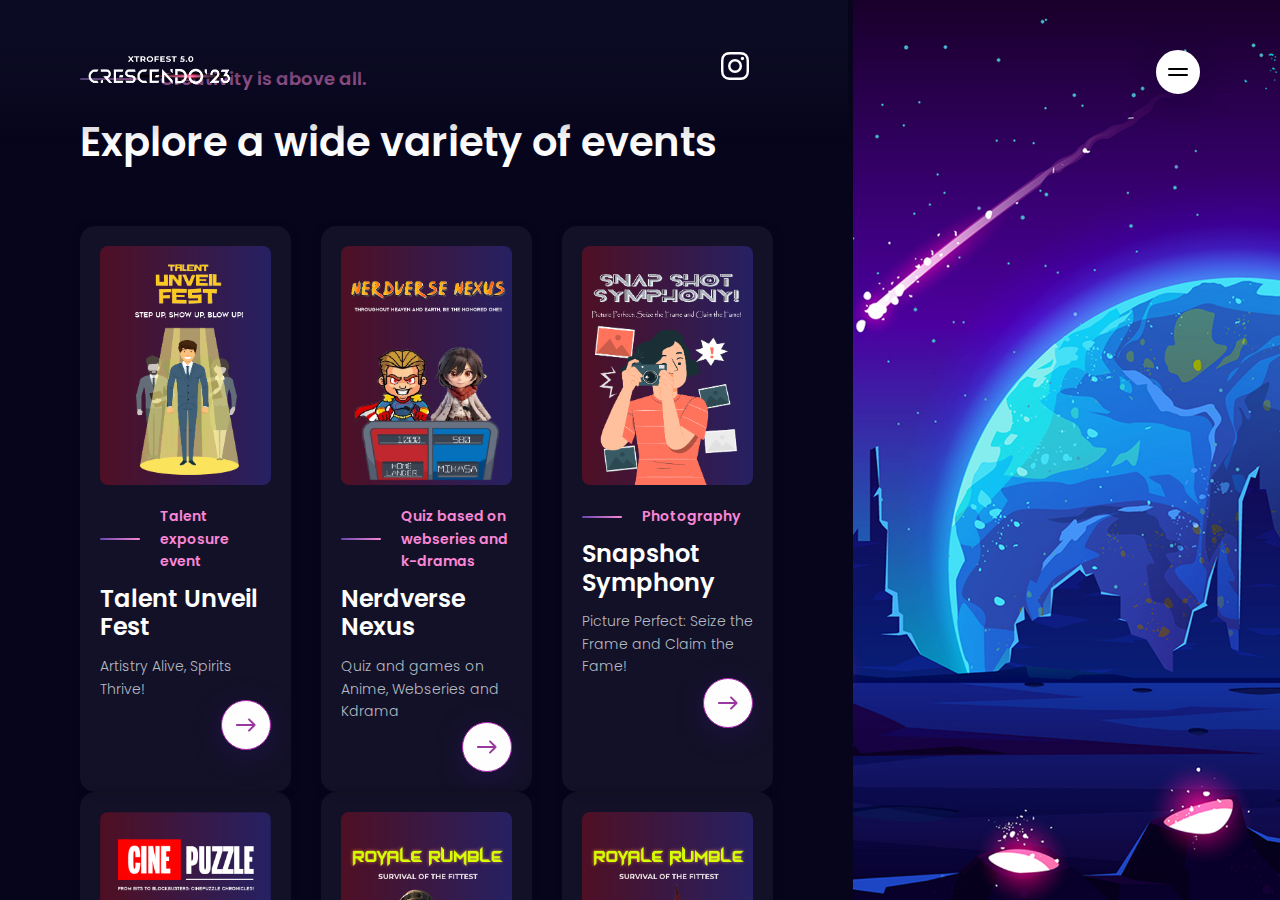
<file: events2.html>
<!DOCTYPE html>
<html lang="en" dir="ltr">


<!-- Mirrored from mixdesign.club/themeforest/marvio/index-portfolio-slider.html by HTTrack Website Copier/3.x [XR&CO'2014], Wed, 30 Aug 2023 13:26:55 GMT -->
<!-- Added by HTTrack -->
<meta http-equiv="content-type" content="text/html;charset=utf-8" /><!-- /Added by HTTrack -->

<head>
  <meta charset="utf-8">

  <!-- Page Title -->
  <title>Crescendo</title>

  <!-- Meta Tags 

  <!-- Viewport Meta-->
  <meta http-equiv="X-UA-Compatible" content="IE=edge">
  <meta name="viewport" content="width=device-width, initial-scale=1, maximum-scale=1">

  <!-- Template Favicon & Icons Start -->
  <link rel="icon" href="img/favicon/favicon.ico" sizes="any">
  <link rel="icon" href="img/favicon/icon.svg" type="image/svg+xml">
  <link rel="apple-touch-icon" href="img/favicon/apple-touch-icon.png">
  <link rel="manifest" href="img/favicon/manifest.webmanifest">
  <!-- Template Favicon & Icons End -->

  <!-- Facebook Metadata Start -->
  

  <!-- Template Styles Start -->
  <link rel="stylesheet" type="text/css" href="css/loaders/loader.css">
  <link rel="stylesheet" type="text/css" href="css/plugins.css">
  <link rel="stylesheet" type="text/css" href="css/main.css">
  <!-- Template Styles End -->

  <!-- Custom Browser Color Start -->
  <meta name="theme-color" content="#0e0d26">
  <meta name="msapplication-navbutton-color" content="#0e0d26">
  <meta name="apple-mobile-web-app-status-bar-style" content="#0e0d26">
  <!-- Custom Browser Color End -->
  <style>
    .inner__content {
      padding: 0px;
    }

    .some_content {
      padding: 140px 0px;
    }

    .padd {
      padding: 140px 0px;
    }

    @media only screen and (min-width: 768px) {
      .swiper {
        height: 100%;
        background-color: #0E0D26;
      }
    }
  </style>
</head>

<body>

  <!-- <audio id="player" autoplay loop class="audioplayer">
    <source src="./music.mp3" type="audio/mp3">
</audio> -->
  <!-- Loader Start -->
  <div class="loader">
    <div class="loader__container">
      <div class="loader__circle">
        <img src="img/c_logo_4x-removebg-preview.png" style="height:150px" alt="Marvio Template Loader Logo">
      </div>
    </div>
  </div>
  <!-- Loader End -->

  <!-- Menu Start -->
  <nav id="menu" class="menu">
    <div class="menu__content">
      <div class="container-fluid p-0 fullheight">
        <div class="row g-0 flex-xl-row-reverse fullheight">

          <!--Menu Data Block Start -->
          <div class="col-12 col-xl-8 menu__data">

            <!-- Menu Controls Line Start -->
            <div class="menudata__controls">
              <div class="controls__content">
                <div class="container-fluid p-0">
                  <div class="row g-0">
                    <div class="col-8">
                      <div class="controls__leftline d-flex justify-content-start align-items-center">

                        <!-- Menu Notify Trigger Start -->
                        <!-- <a id="notify-trigger-menu"
                          class="btn-round-mobile btn-notify btn-light-mobile hover-white hover-white-s" href="#0">
                          <em></em>
                          <i class="fa-solid fa-bell"></i>
                          <span class="btn-caption">Subscribe</span>
                        </a> -->
                        <!-- Menu Notify Trigger End -->

                        <!-- Menu Socials Start -->
                        <div class="socials-menu">
                          <ul>
                            <li>
                              <a href="https://instagram.com/xtrofest_5.0?igshid=OGQ5ZDc2ODk2ZA==" target="_blank">
                                <i class="fa-brands fa-4x fa-instagram"></i>
                              </a>
                            </li>

                            <!-- <li>
                              <a href="https://www.pinterest.com/" target="_blank">
                                <i class="fa-brands fa-pinterest"></i>
                              </a>
                            </li>
                            <li>
                              <a href="https://www.behance.net/" target="_blank">
                                <i class="fa-brands fa-behance"></i>
                              </a>
                            </li>
                            <li>
                              <a href="https://twitter.com/" target="_blank">
                                <i class="fa-brands fa-twitter"></i>
                              </a>
                            </li>
                            <li>
                              <a href="https://dribbble.com/" target="_blank">
                                <i class="fa-brands fa-dribbble"></i>
                              </a>
                            </li> -->
                          </ul>
                        </div>
                        <!-- Menu Socials End -->

                      </div>
                    </div>
                    <div class="col-4">
                      <div class="controls__rightline d-flex justify-content-end align-items-center">

                        <!-- Menu Close Button Start -->
                        <a id="menu-close" class="section-close hover-white hover-white-s" href="#0">
                          <em></em>
                          <span></span>
                        </a>
                        <!-- Menu Close Button End -->

                      </div>
                    </div>
                  </div>
                </div>
              </div>
            </div>
            <!-- Menu Controls Line End -->

            <!-- Menu Links Start -->
            <div class="menudata__links">
              <div class="container-fluid p-0">
                <div class="row g-0 align-items-end">
                  <div class="col-12 col-md-6">

                    <!-- Navigation Start -->
                    <ul class="navigation">
                      <li>
                        <a href="./events.html" id="about-trigger">Home</a>
                      </li>
                      <li>
                        <a href="#0" id="home-trigger">Non tech </a>
                      </li>

                      <li>
                        <a href="#0" id="portfolio-trigger">Tech events</a>
                      </li>
                      <li>
                        <a href="#0" id="contact-trigger">Contact</a>
                      </li>
                    </ul>
                    <!-- Navigation End -->

                  </div>
                  <div class="col-12 col-md-6">

                    <!-- Menu Contact Links Start -->
                    <ul class="menulinks__contact">
                      <li>
                        <p>
                          <a class="contact-link" target="_blank">Sri sairam engineering college<br>Sai leo
                            nagar<br>West tambaram<br>Chennai-44</a>
                        </p>
                      </li>

                      <li>
                        <p><a class="contact-link" href="tel:9894480370">+91 9894480370</a></p>
                        <p><a class="contact-link" href="tel:6369553125">+91 6369553125</a></p>
                      </li>
                      <!-- <li>
                        <p><a class="contact-link"
                            href="mailto:example@example.com?subject=Message%20from%20your%20site">xtrofest@crecendo.com</a>
                        </p>
                        <p><a class="contact-link"
                            href="mailto:example@example.com?subject=Message%20from%20your%20site">support@crescendo.com</a>
                        </p>
                      </li> -->
                    </ul>
                    <!-- Menu Contact Links End -->

                  </div>
                </div>
              </div>
            </div>
            <!-- Menu Links End -->

            <!-- Menu Copyright Start -->
            <div class="menudata__copyright">
              <div class="container-fluid p-0">
                <div class="row g-0">
                  <div class="col-12">
                    <p class="copyright">By <a href="" target="_blank">xtrofest</a>, 2023</p>
                  </div>
                </div>
              </div>
            </div>
            <!-- Menu Copyright End -->

          </div>
          <!--Menu Data Block End -->

          <!--Menu Media Block Start -->
          <div class="col-12 col-xl-4 menu__media">
            <div class="media__content">

              <!-- Menu Image Background Start -->
              <div class="menu__image menu-image-1"></div>
              <!-- Menu Image Background End -->

            </div>
          </div>
          <!--Menu Media Block End -->

        </div>
      </div>
    </div>
  </nav>
  <!-- Menu End -->

  <!-- Header Start -->
  <header id="header" class="header">

    <!-- Logo Start -->
    <div class="header__logo">
      <img src="img/logo.png" style="height:4.5em;">
    </div>
    <!-- Logo End -->

    <!-- Header Content Start -->
    <div class="header__content fullheight-mobile d-flex align-items-center">
      <div class="container-fluid px-0">
        <div class="row gx-0 justify-content-end justify-content-xl-start">
          <div class="col-auto col-xl-8">

            <!-- Header Controls Block Start -->
            <div class="header__buttons d-flex justify-content-end align-items-center">

              <!-- Socials Desktop Start -->
              <div class="socials-desktop">
                <ul>
                  <!-- <li>
                    <a href="https://www.facebook.com/" target="_blank">
                      <i class="fa-brands fa-facebook"></i>
                    </a>
                  </li> -->
                  <li>
                    <a href="https://instagram.com/xtrofest_5.0?igshid=OGQ5ZDc2ODk2ZA==" target="_blank">
                      <i class="fa-brands fa-2x fa-instagram"></i>
                    </a>
                  </li>
                  <!-- <li>
                    <a href="https://www.pinterest.com/" target="_blank">
                      <i class="fa-brands fa-pinterest"></i>
                    </a>
                  </li>
                  <li>
                    <a href="https://www.behance.net/" target="_blank">
                      <i class="fa-brands fa-behance"></i>
                    </a>
                  </li>
                  <li>
                    <a href="https://twitter.com/" target="_blank">
                      <i class="fa-brands fa-twitter"></i>
                    </a>
                  </li>
                  <li>
                    <a href="https://dribbble.com/" target="_blank">
                      <i class="fa-brands fa-dribbble"></i>
                    </a>
                  </li> -->
                </ul>
              </div>
              <!-- Socials Desktop End -->

              <!-- Notify Trigger Start -->
              <!-- <a id="notify-trigger"
                class="btn-round-mobile btn-notify btn-light-outline notify-trigger hover-white hover-white-s"
                href="#0">
                <em></em>
                <i class="fa-solid fa-bell"></i>
                <span class="btn-caption">Subscribe</span>
              </a> -->
              <!-- Notify Trigger End -->

            </div>
            <!-- Header Controls Block End -->

          </div>
          <div class="col-auto col-xl-4">

            <!-- Menu Trigger Start -->
            <div class="header__menu d-flex justify-content-end">
              <a id="menu-trigger" class="menu-trigger" href="#0">
                <span class="menu-objects"></span>
              </a>
            </div>
            <!-- Menu Trigger End -->

          </div>
        </div>
      </div>
    </div>
    <!-- Header Content End -->

  </header>
  <!-- Header End -->

  <!-- Main Section Start -->
  <section id="main" class="main active">
    <div class="container-fluid p-0 fullheight some-content">
        <div class="row g-0 fullheight">
  
          <!-- About Section Content Start -->
          <div class="col-12 col-xl-8 inner__content">
            <!-- desktop shadow -->
            <div class="desktop-shadow"></div>
            <!-- inner section blocks -->
            <div class="inner__blocks">
  
              <!-- Section Container - Section Title Start -->
              <div class="inner__container">
                <div class="content-block">
                  <span class="section__subtitle">Creativity is above all.</span>
                  <h2>Explore a wide variety of events</h2>
  
                </div>
              </div>
              <!-- Section Container - Section Title End -->
  
              <!-- Section Container - Features Start -->
              <div class="inner__container">
                <div class="content-block grid-block">
                  <div class="container-fluid px-4">
                    <div class="row gx-5 align-items-stretch">
                      <!-- feature single item -->
                      <div class="col-12 col-md-4 feature">
                        <div class="feature__item block-rounded-l">
                          <div class="feature__image block-rounded-m">
                            <img src="img/Talent unVeil Vertical.png" alt="Marvio Feature Background">
                            <div class="feature__icon">
                              <!-- <img src="img/svg/icon-feature-1.svg" alt="Marvio Feature Icon"> -->
                            </div>
                          </div>
                          <div class="feature__descr">
                            <span class="feature__subtitle">Talent exposure event</span>
                            <h4 class="feature__title">Talent Unveil Fest</h4>
                            <p class="feature__text">Artistry Alive, Spirits Thrive!</p>
                          </div>
                          <div style="display: flex;justify-content: flex-end;">
                            <a href="https://glittering-fairy-c00ed1.netlify.app/" class="btn-bottom">
                              <span class="circle2">
                                <em></em>
                                <svg xmlns="http://www.w3.org/2000/svg" enable-background="new 0 0 24 24" height="24px"
                                  viewBox="0 0 24 24" width="24px">
                                  <rect fill="none" height="24" width="24" />
                                  <path
                                    d="M14.29,5.71L14.29,5.71c-0.39,0.39-0.39,1.02,0,1.41L18.17,11H3c-0.55,0-1,0.45-1,1v0c0,0.55,0.45,1,1,1h15.18l-3.88,3.88 c-0.39,0.39-0.39,1.02,0,1.41l0,0c0.39,
                                  0.39,1.02,0.39,1.41,0l5.59-5.59c0.39-0.39,0.39-1.02,0-1.41L15.7,5.71 C15.32,5.32,14.68,5.32,14.29,5.71z" />
                                </svg>
                              </span>
                            </a>
                          </div>
                        </div>
                      </div>
                      <!-- feature single item -->
                      <div class="col-12 col-md-4 feature">
                        <div class="feature__item block-rounded-l">
                          <div class="feature__image block-rounded-m">
                            <img src="img/Talent unVeil Vertical copy.png" alt="Marvio Feature Background">
                            <div class="feature__icon">
                              <!-- <img src="img/svg/icon-feature-2.svg" alt="Marvio Feature Icon"> -->
                            </div>
                          </div>
                          <div class="feature__descr">
                            <span class="feature__subtitle">Quiz based on webseries and k-dramas</span>
                            <h4 class="feature__title">Nerdverse Nexus</h4>
                            <p class="feature__text">Quiz and games on Anime, Webseries and Kdrama</p>
                          </div>
                          <div style="display: flex;justify-content: flex-end;">
                            <a href="https://creative-phoenix-66225f.netlify.app/" class="btn-bottom">
                              <span class="circle2">
                                <em></em>
                                <svg xmlns="http://www.w3.org/2000/svg" enable-background="new 0 0 24 24" height="24px"
                                  viewBox="0 0 24 24" width="24px">
                                  <rect fill="none" height="24" width="24" />
                                  <path
                                    d="M14.29,5.71L14.29,5.71c-0.39,0.39-0.39,1.02,0,1.41L18.17,11H3c-0.55,0-1,0.45-1,1v0c0,0.55,0.45,1,1,1h15.18l-3.88,3.88 c-0.39,0.39-0.39,1.02,0,1.41l0,0c0.39,
                                  0.39,1.02,0.39,1.41,0l5.59-5.59c0.39-0.39,0.39-1.02,0-1.41L15.7,5.71 C15.32,5.32,14.68,5.32,14.29,5.71z" />
                                </svg>
                              </span>
                            </a>
                          </div>
                        </div>
                      </div>
                      <!-- feature single item -->
                      <div class="col-12 col-md-4 feature">
                        <div class="feature__item block-rounded-l">
                          <div class="feature__image block-rounded-m">
                            <img src="img/Snap Shot Vertical.png" alt="Marvio Feature Background">
                            <div class="feature__icon">
                              <!-- <img src="img/svg/icon-feature-3.svg" alt="Marvio Feature Icon"> -->
                            </div>
                          </div>
                          <div class="feature__descr">
                            <span class="feature__subtitle">Photography</span>
                            <h4 class="feature__title">Snapshot Symphony</h4>
                            <p class="feature__text">Picture Perfect: Seize the Frame and Claim the Fame!</p>
                          </div>
                          <div style="display: flex;justify-content: flex-end;">
                            <a href="https://stupendous-phoenix-78afdc.netlify.app/" class="btn-bottom">
                              <span class="circle2">
                                <em></em>
                                <svg xmlns="http://www.w3.org/2000/svg" enable-background="new 0 0 24 24" height="24px"
                                  viewBox="0 0 24 24" width="24px">
                                  <rect fill="none" height="24" width="24" />
                                  <path
                                    d="M14.29,5.71L14.29,5.71c-0.39,0.39-0.39,1.02,0,1.41L18.17,11H3c-0.55,0-1,0.45-1,1v0c0,0.55,0.45,1,1,1h15.18l-3.88,3.88 c-0.39,0.39-0.39,1.02,0,1.41l0,0c0.39,
                                  0.39,1.02,0.39,1.41,0l5.59-5.59c0.39-0.39,0.39-1.02,0-1.41L15.7,5.71 C15.32,5.32,14.68,5.32,14.29,5.71z" />
                                </svg>
                              </span>
                            </a>
                          </div>
                        </div>
                      </div>
                      <div class="col-12 col-md-4 feature">
                        <div class="feature__item block-rounded-l">
                          <div class="feature__image block-rounded-m">
                            <img src="img/Cine Puzzle Vertical.png" alt="Marvio Feature Background">
                            <div class="feature__icon">
                              <!-- <img src="img/svg/icon-feature-3.svg" alt="Marvio Feature Icon"> -->
                            </div>
                          </div>
                          <div class="feature__descr">
                            <span class="feature__subtitle">Connections</span>
                            <h4 class="feature__title">CinePuzzle</h4>
                            <p class="feature__text">From Bits to Blockbusters: CinePuzzle Chronicles!</p>
                          </div>
                          <div style="display: flex;justify-content: flex-end;">
                            <a href="https://guileless-dusk-aee712.netlify.app/" class="btn-bottom">
                              <span class="circle2">
                                <em></em>
                                <svg xmlns="http://www.w3.org/2000/svg" enable-background="new 0 0 24 24" height="24px"
                                  viewBox="0 0 24 24" width="24px">
                                  <rect fill="none" height="24" width="24" />
                                  <path
                                    d="M14.29,5.71L14.29,5.71c-0.39,0.39-0.39,1.02,0,1.41L18.17,11H3c-0.55,0-1,0.45-1,1v0c0,0.55,0.45,1,1,1h15.18l-3.88,3.88 c-0.39,0.39-0.39,1.02,0,1.41l0,0c0.39,
                                  0.39,1.02,0.39,1.41,0l5.59-5.59c0.39-0.39,0.39-1.02,0-1.41L15.7,5.71 C15.32,5.32,14.68,5.32,14.29,5.71z" />
                                </svg>
                              </span>
                            </a>
                          </div>
                        </div>
                      </div>
                      <div class="col-12 col-md-4 feature">
                        <div class="feature__item block-rounded-l">
                          <div class="feature__image block-rounded-m">
                            <img src="img/Royale Rumble Vertical.png" alt="Marvio Feature Background">
                            <div class="feature__icon">
                              <!-- <img src="img/svg/icon-feature-3.svg" alt="Marvio Feature Icon"> -->
                            </div>
                          </div>
                          <div class="feature__descr">
                            <span class="feature__subtitle">Gaming</span>
                            <h4 class="feature__title">Royal Rumble</h4>
                            <p class="feature__text">Survival of the Fiercest!</p>
                          </div>
                          <div style="display: flex;justify-content: flex-end;">
                            <a href="https://steady-llama-037583.netlify.app/" class="btn-bottom">
                              <span class="circle2">
                                <em></em>
                                <svg xmlns="http://www.w3.org/2000/svg" enable-background="new 0 0 24 24" height="24px"
                                  viewBox="0 0 24 24" width="24px">
                                  <rect fill="none" height="24" width="24" />
                                  <path
                                    d="M14.29,5.71L14.29,5.71c-0.39,0.39-0.39,1.02,0,1.41L18.17,11H3c-0.55,0-1,0.45-1,1v0c0,0.55,0.45,1,1,1h15.18l-3.88,3.88 c-0.39,0.39-0.39,1.02,0,1.41l0,0c0.39,
                                  0.39,1.02,0.39,1.41,0l5.59-5.59c0.39-0.39,0.39-1.02,0-1.41L15.7,5.71 C15.32,5.32,14.68,5.32,14.29,5.71z" />
                                </svg>
                              </span>
                            </a>
                          </div>
                        </div>
                      </div>
                      <div class="col-12 col-md-4 feature">
                        <div class="feature__item block-rounded-l">
                          <div class="feature__image block-rounded-m">
                            <img src="img/Royale Rumble Vertical 1.png" alt="Marvio Feature Background">
                            <div class="feature__icon">
                              <!-- <img src="img/svg/icon-feature-3.svg" alt="Marvio Feature Icon"> -->
                            </div>
                          </div>
                          <div class="feature__descr">
                            <span class="feature__subtitle">Gaming</span>
                            <h4 class="feature__title">Royal Rumble</h4>
                            <p class="feature__text">Survival of the Fiercest!</p>
                          </div>
                          <div style="display: flex;justify-content: flex-end;">
                            <a href="https://kaleidoscopic-baklava-1c59ac.netlify.app/" class="btn-bottom">
                              <span class="circle2">
                                <em></em>
                                <svg xmlns="http://www.w3.org/2000/svg" enable-background="new 0 0 24 24" height="24px"
                                  viewBox="0 0 24 24" width="24px">
                                  <rect fill="none" height="24" width="24" />
                                  <path
                                    d="M14.29,5.71L14.29,5.71c-0.39,0.39-0.39,1.02,0,1.41L18.17,11H3c-0.55,0-1,0.45-1,1v0c0,0.55,0.45,1,1,1h15.18l-3.88,3.88 c-0.39,0.39-0.39,1.02,0,1.41l0,0c0.39,
                                  0.39,1.02,0.39,1.41,0l5.59-5.59c0.39-0.39,0.39-1.02,0-1.41L15.7,5.71 C15.32,5.32,14.68,5.32,14.29,5.71z" />
                                </svg>
                              </span>
                            </a>
                          </div>
                        </div>
                      </div>
                    </div>
                  </div>
                </div>
              </div>
  
  
            </div>
          </div>
          <!-- About Section Content End -->
  
          <!-- About Section Media Start -->
          <div class="col-12 col-xl-4 inner__media">
  
            <!-- About Section Image Background Start -->
            <div class="image media-image-about"></div>
            <!-- About Section Image Background End -->
  
          </div>
          <!-- About Section Media End -->
  
        </div>
      </div>

  </section>
  <!-- Main Section End -->

  <!-- About Section Start -->
  <section id="about" class="inner about">
    <div class="main__content">
      <div class="container-fluid p-0 fullheight ">
        <div class="row g-0 fullheight">

          <!-- Main Section Intro Start -->

          <div class="col-12 col-xl-8 main__intro videobox">

            <video autoplay muted loop id="myVideo" class="video">
              <source src="./img/video.mp4" type="video/mp4">
            </video>

          </div>
          <!-- Intro Content Start -->
          <!-- <div class="intro__content"> -->

          <!-- Headline Start -->

          <!-- Headline End -->

          <!-- </div> -->
          <!-- Intro Content End -->

          <!-- Bottom Button Start -->

          <!-- Bottom Button End -->


          <!-- Main Section Intro End -->
          <div class="inner__container">
              <div class="content-block">
                <!-- <span class="section__subtitle"></span> -->
                <h2></h2>

              </div>
              
            </div>
            <div class="inner__container">
              <div class="content-block">
                <!-- <span class="section__subtitle"></span> -->
                <h2></h2>

              </div>
              
            </div>
          <div id="headline " class="headline " >
            <div class="intro__background">
              <!-- triangles background -->
              <div id="triangles-js"></div>
            </div>
            <span class="headline__subtitle">Sai techcellence</span>
            <h1 class="animated-headline medium">
              Crescendo
              <br>
              <span id="typed-strings">
                <b>Gaming</b>
                <b>Coding</b>
                <b>Css design</b>
                <b>Project presentation</b>
                <b>Non technical</b>
              </span>
              <span id="typed"></span>
            </h1>
            <div class="headline__numblock d-flex align-items-start">
              <div class="numblock block-rounded-m d-flex flex-column flex-sm-row align-items-sm-center">
                <span class="numblock__number">₹30k</span>
                <span class="numblock__descr">Prize</br>amount</span>
              </div>
              <div class="numblock block-rounded-m d-flex flex-column flex-sm-row align-items-sm-center">
                <span class="numblock__number">9+</span>
                <span class="numblock__descr">Mad</br> events</span>
              </div>
              <div class="numblock block-rounded-m d-flex flex-column flex-sm-row align-items-sm-center">
                <span class="numblock__number">2</span>
                <span class="numblock__descr">Days of</br> events</span>
              </div>
            </div>
          </div>
          <div class="intro__button">
          
            <a href="./events.html" class="btn-bottom"id="about-trigger">
                <span class="circle">
                  <em></em>
                  <svg xmlns="http://www.w3.org/2000/svg" enable-background="new 0 0 24 24" height="24px"
                    viewBox="0 0 24 24" width="24px">
                    <rect fill="none" height="24" width="24" />
                    <path
                      d="M14.29,5.71L14.29,5.71c-0.39,0.39-0.39,1.02,0,1.41L18.17,11H3c-0.55,0-1,0.45-1,1v0c0,0.55,0.45,1,1,1h15.18l-3.88,3.88 c-0.39,0.39-0.39,1.02,0,1.41l0,0c0.39,
                      0.39,1.02,0.39,1.41,0l5.59-5.59c0.39-0.39,0.39-1.02,0-1.41L15.7,5.71 C15.32,5.32,14.68,5.32,14.29,5.71z" />
                  </svg>
                </span>
                <span class="caption">Tech events</span>
              </a>
              <br>
              <a href="./events2.html" class="btn-bottom"id="about-trigger">
                <span class="circle">
                  <em></em>
                  <svg xmlns="http://www.w3.org/2000/svg" enable-background="new 0 0 24 24" height="24px"
                    viewBox="0 0 24 24" width="24px">
                    <rect fill="none" height="24" width="24" />
                    <path
                      d="M14.29,5.71L14.29,5.71c-0.39,0.39-0.39,1.02,0,1.41L18.17,11H3c-0.55,0-1,0.45-1,1v0c0,0.55,0.45,1,1,1h15.18l-3.88,3.88 c-0.39,0.39-0.39,1.02,0,1.41l0,0c0.39,
                      0.39,1.02,0.39,1.41,0l5.59-5.59c0.39-0.39,0.39-1.02,0-1.41L15.7,5.71 C15.32,5.32,14.68,5.32,14.29,5.71z" />
                  </svg>
                </span>
                <span class="caption">Non-tech</span>
              </a>
          </div>
          <!-- Main Section Media Start -->
          <div class="col-12 col-xl-4 main__media ">

            <!-- Main Section Image Background Start -->
            <!-- <div class="media__image media-image-1"></div> -->
            <!-- Main Section Image Background End -->

            <!-- Main Section Swiper Slider Start -->
            <!-- slider main container -->
            <div class="swiper">
              <!-- additional required wrapper -->
              <div class="swiper-wrapper">
                <!-- slides -->
                <div class="swiper-slide">
                  <div class="feature__item block-rounded-l"style="height:auto;background-color:#1a1931">
                    <div class="feature__image block-rounded-m" >
                      <img src="img/settaisheriff2.png" alt="Marvio Feature Background">
                      <div class="feature__icon">
                        <!-- <img src="img/svg/icon-feature-2.svg" alt="Marvio Feature Icon"> -->
                      </div>
                    </div>
                    <div class="feature__descr">
                      <span class="feature__subtitle">Actor,Anchor</span>
                      <h4 class="feature__title">Settai sheriff</h4>
                      <!-- <p class="feature__text">lets rock the night with light and colours</p> -->
                    </div>
                    <!-- <div style="display: flex;justify-content: flex-end;">
                      <a href="https://grand-kelpie-a812ad.netlify.app/" class="btn-bottom">
                        <span class="circle2">
                          <em></em>
                          <svg xmlns="http://www.w3.org/2000/svg" enable-background="new 0 0 24 24" height="24px"
                            viewBox="0 0 24 24" width="24px">
                            <rect fill="none" height="24" width="24" />
                            <path
                              d="M14.29,5.71L14.29,5.71c-0.39,0.39-0.39,1.02,0,1.41L18.17,11H3c-0.55,0-1,0.45-1,1v0c0,0.55,0.45,1,1,1h15.18l-3.88,3.88 c-0.39,0.39-0.39,1.02,0,1.41l0,0c0.39,
                            0.39,1.02,0.39,1.41,0l5.59-5.59c0.39-0.39,0.39-1.02,0-1.41L15.7,5.71 C15.32,5.32,14.68,5.32,14.29,5.71z" />
                          </svg>
                        </span>
                      </a>
                    </div> -->
                  </div>
                  
                </div>
                <div class="swiper-slide">
                  <div class="feature__item block-rounded-l"style="height:auto;background-color:#1a1931">
                    <div class="feature__image block-rounded-m" >
                      <img src="11zon_resized.jpg" alt="Marvio Feature Background">
                      <div class="feature__icon">
                        <!-- <img src="img/svg/icon-feature-2.svg" alt="Marvio Feature Icon"> -->
                      </div>
                    </div>
                    <div class="feature__descr">
                      <span class="feature__subtitle">CEO - Eloke Global Solutions</span>
                      <h4 class="feature__title">Jabez selvaraj</h4>
                      <!-- <p class="feature__text">lets rock the night with light and colours</p> -->
                    </div>
                    <!-- <div style="display: flex;justify-content: flex-end;">
                      <a href="https://grand-kelpie-a812ad.netlify.app/" class="btn-bottom">
                        <span class="circle2">
                          <em></em>
                          <svg xmlns="http://www.w3.org/2000/svg" enable-background="new 0 0 24 24" height="24px"
                            viewBox="0 0 24 24" width="24px">
                            <rect fill="none" height="24" width="24" />
                            <path
                              d="M14.29,5.71L14.29,5.71c-0.39,0.39-0.39,1.02,0,1.41L18.17,11H3c-0.55,0-1,0.45-1,1v0c0,0.55,0.45,1,1,1h15.18l-3.88,3.88 c-0.39,0.39-0.39,1.02,0,1.41l0,0c0.39,
                            0.39,1.02,0.39,1.41,0l5.59-5.59c0.39-0.39,0.39-1.02,0-1.41L15.7,5.71 C15.32,5.32,14.68,5.32,14.29,5.71z" />
                          </svg>
                        </span>
                      </a>
                    </div> -->
                  </div>
                  <!-- <div class="slide-caption text-end" data-swiper-parallax="-250" data-swiper-parallax-opacity="0">
                    <p>
                      <a href="#0" id="project-trigger-1">
                        Sleep in Clouds
                      </a>
                      <span>3D Render</span>
                    </p>
                  </div> -->
                </div>
                <!-- <div class="swiper-slide">
                  <div class="feature__item block-rounded-l"style="height:auto;background-color:#1a1931">
                    <div class="feature__image block-rounded-m" >
                      <img src="img/Code Retroflex Vertical.png" alt="Marvio Feature Background">
                      <div class="feature__icon">
                        <img src="img/svg/icon-feature-2.svg" alt="Marvio Feature Icon"> -->
                      <!-- </div>
                    </div>
                    <div class="feature__descr">
                      <span class="feature__subtitle">Coding</span>
                      <h4 class="feature__title">Code Retroflex</h4>
                       <p class="feature__text">lets rock the night with light and colours</p> -->
                    <!-- </div>  -->
                    <!-- <div style="display: flex;justify-content: flex-end;">
                      <a href="https://grand-kelpie-a812ad.netlify.app/" class="btn-bottom">
                        <span class="circle2">
                          <em></em>
                          <svg xmlns="http://www.w3.org/2000/svg" enable-background="new 0 0 24 24" height="24px"
                            viewBox="0 0 24 24" width="24px">
                            <rect fill="none" height="24" width="24" />
                            <path
                              d="M14.29,5.71L14.29,5.71c-0.39,0.39-0.39,1.02,0,1.41L18.17,11H3c-0.55,0-1,0.45-1,1v0c0,0.55,0.45,1,1,1h15.18l-3.88,3.88 c-0.39,0.39-0.39,1.02,0,1.41l0,0c0.39,
                            0.39,1.02,0.39,1.41,0l5.59-5.59c0.39-0.39,0.39-1.02,0-1.41L15.7,5.71 C15.32,5.32,14.68,5.32,14.29,5.71z" />
                          </svg>
                        </span>
                      </a>
                    </div> -->
                  <!-- </div> -->
                  <!-- <div class="slide-caption text-end" data-swiper-parallax="-250" data-swiper-parallax-opacity="0">
                    <p>
                      <a href="#0" id="project-trigger-2">
                        Shadow Project
                      </a>
                      <span>Photography</span>
                    </p>
                  </div> -->
                <!-- </div> -->
                
                
              </div>
              <!-- pagination -->
              <div class="swiper-pagination marvio-pagination"style="font-size:1em;"></div>
              <!-- navigation buttons -->
              <div class="swiper-button-prev marvio-navigation marvio-prev"style="font-size 2rem;"><i class="fa-solid fa-angle-left fa-2x"></i></div>
              <div class="swiper-button-next marvio-navigation marvio-next"style="font-size 2rem;"><i class="fa-solid fa-angle-right fa-2x"></i>
              </div>
            <!-- Main Section Swiper Slider Start -->

          </div>
          <!-- Main Section Media End -->

          <!-- Sosials Mobile Start -->
          <div class="col-12 socials-mobile">
            <ul>
              <li>
                <a href="https://instagram.com/xtrofest_5.0?igshid=OGQ5ZDc2ODk2ZA==" target="_blank">
                  <i class="fa-brands fa-2x fa-instagram"></i>
                </a>
              </li>
              <!-- <li>
                <a href="https://www.pinterest.com/" target="_blank">
                  <i class="fa-brands fa-pinterest"></i>
                </a>
              </li>
              <li>
                <a href="https://www.behance.net/" target="_blank">
                  <i class="fa-brands fa-behance"></i>
                </a>
              </li>
              <li>
                <a href="https://twitter.com/" target="_blank">
                  <i class="fa-brands fa-twitter"></i>
                </a>
              </li>
              <li>
                <a href="https://dribbble.com/" target="_blank">
                  <i class="fa-brands fa-dribbble"></i>
                </a>
              </li> -->
            </ul>
          </div>
          <!-- Sosials Mobile End -->

        </div>
      </div>
    </div>










  </section>
  <!-- About Section End -->

  <!-- Portfolio Section Start -->
  <section id="portfolio" class="inner portfolio">
    

    <div class="container-fluid p-0 fullheight">
        <div class="row g-0 fullheight">
  
          <!-- About Section Content Start -->
          <div class="col-12 col-xl-8 inner__content">
            <!-- desktop shadow -->
            <div class="desktop-shadow"></div>
            <!-- inner section blocks -->
            <div class="inner__blocks">
  
              <!-- Section Container - Section Title Start -->
              <div class="inner__container">
                <div class="content-block">
                  <!-- <span class="section__subtitle"></span> -->
                  <h2></h2>
  
                </div>
                
              </div>
              <div class="inner__container">
                <div class="content-block">
                  <span class="section__subtitle">Creativity is above all.</span>
                  <h2>Explore a wide variety of events</h2>
  
                </div>
              </div>
              <!-- Section Container - Section Title End -->
  
              <!-- Section Container - Features Start -->
              <div class="inner__container">
                <div class="content-block grid-block">
                  <div class="container-fluid px-4">
                    <div class="row gx-5 align-items-stretch">
                      <!-- feature single item -->
                      <div class="col-12 col-md-4 feature">
                        <div class="feature__item block-rounded-l">
                          <div class="feature__image block-rounded-m">
                            <img src="img/Pinnacle Vertical.png" alt="Marvio Feature Background">
                            <div class="feature__icon">
                              <!-- <img src="img/svg/icon-feature-1.svg" alt="Marvio Feature Icon"> -->
                            </div>
                          </div>
                          <div class="feature__descr">
                            <span class="feature__subtitle">Project presentation</span>
                            <h4 class="feature__title">Pinnacle pursuit</h4>
                            <p class="feature__text">Elevating Ideas, Igniting Innovation</p>
                          </div>
                          <div style="display: flex;justify-content: flex-end;">
                            <a href="https://regal-faloodeh-79b655.netlify.app/" class="btn-bottom">
                              <span class="circle2">
                                <em></em>
                                <svg xmlns="http://www.w3.org/2000/svg" enable-background="new 0 0 24 24" height="24px"
                                  viewBox="0 0 24 24" width="24px">
                                  <rect fill="none" height="24" width="24" />
                                  <path
                                    d="M14.29,5.71L14.29,5.71c-0.39,0.39-0.39,1.02,0,1.41L18.17,11H3c-0.55,0-1,0.45-1,1v0c0,0.55,0.45,1,1,1h15.18l-3.88,3.88 c-0.39,0.39-0.39,1.02,0,1.41l0,0c0.39,
                                  0.39,1.02,0.39,1.41,0l5.59-5.59c0.39-0.39,0.39-1.02,0-1.41L15.7,5.71 C15.32,5.32,14.68,5.32,14.29,5.71z" />
                                </svg>
                              </span>
                            </a>
                          </div>
                        </div>
                      </div>
                      <!-- feature single item -->
                      <div class="col-12 col-md-4 feature">
                        <div class="feature__item block-rounded-l">
                          <div class="feature__image block-rounded-m">
                            <img src="img/Code o Mania Horizontal.png" alt="Marvio Feature Background">
                            <div class="feature__icon">
                              <!-- <img src="img/svg/icon-feature-2.svg" alt="Marvio Feature Icon"> -->
                            </div>
                          </div>
                          <div class="feature__descr">
                            <span class="feature__subtitle">Cryptic World of Coding</span>
                            <h4 class="feature__title">Treasure Hunt Coding </h4>
                            <p class="feature__text">Code O Mania: The Ultimate Codebreaker Showdown</p>
                          </div>
                          <div style="display: flex;justify-content: flex-end;">
                            <a href="https://bespoke-twilight-d194ce.netlify.app/" class="btn-bottom">
                              <span class="circle2">
                                <em></em>
                                <svg xmlns="http://www.w3.org/2000/svg" enable-background="new 0 0 24 24" height="24px"
                                  viewBox="0 0 24 24" width="24px">
                                  <rect fill="none" height="24" width="24" />
                                  <path
                                    d="M14.29,5.71L14.29,5.71c-0.39,0.39-0.39,1.02,0,1.41L18.17,11H3c-0.55,0-1,0.45-1,1v0c0,0.55,0.45,1,1,1h15.18l-3.88,3.88 c-0.39,0.39-0.39,1.02,0,1.41l0,0c0.39,
                                  0.39,1.02,0.39,1.41,0l5.59-5.59c0.39-0.39,0.39-1.02,0-1.41L15.7,5.71 C15.32,5.32,14.68,5.32,14.29,5.71z" />
                                </svg>
                              </span>
                            </a>
                          </div>
                        </div>
                      </div>
                      <!-- feature single item -->
                      <div class="col-12 col-md-4 feature">
                        <div class="feature__item block-rounded-l">
                          <div class="feature__image block-rounded-m">
                            <img src="img/web fiesta.png" alt="Marvio Feature Background">
                            <div class="feature__icon">
                              <!-- <img src="img/svg/icon-feature-3.svg" alt="Marvio Feature Icon"> -->
                            </div>
                          </div>
                          <div class="feature__descr">
                            <span class="feature__subtitle">Css designing</span>
                            <h4 class="feature__title">Webartistry feista</h4>
                            <p class="feature__text">Reverse the Unseen: Uncover the Code</p>
                          </div>
                          <div style="display: flex;justify-content: flex-end;">
                            <a href="https://exquisite-granita-26568e.netlify.app/" class="btn-bottom">
                              <span class="circle2">
                                <em></em>
                                <svg xmlns="http://www.w3.org/2000/svg" enable-background="new 0 0 24 24" height="24px"
                                  viewBox="0 0 24 24" width="24px">
                                  <rect fill="none" height="24" width="24" />
                                  <path
                                    d="M14.29,5.71L14.29,5.71c-0.39,0.39-0.39,1.02,0,1.41L18.17,11H3c-0.55,0-1,0.45-1,1v0c0,0.55,0.45,1,1,1h15.18l-3.88,3.88 c-0.39,0.39-0.39,1.02,0,1.41l0,0c0.39,
                                  0.39,1.02,0.39,1.41,0l5.59-5.59c0.39-0.39,0.39-1.02,0-1.41L15.7,5.71 C15.32,5.32,14.68,5.32,14.29,5.71z" />
                                </svg>
                              </span>
                            </a>
                          </div>
                        </div>
                      </div>
                      <div class="col-12 col-md-4 feature">
                        <div class="feature__item block-rounded-l">
                          <div class="feature__image block-rounded-m">
                            <img src="img/Code Retroflex Vertical.png" alt="Marvio Feature Background">
                            <div class="feature__icon">
                              <!-- <img src="img/svg/icon-feature-3.svg" alt="Marvio Feature Icon"> -->
                            </div>
                          </div>
                          <div class="feature__descr">
                            <span class="feature__subtitle">Reverse the Unseen </span>
                            <h4 class="feature__title">Reverse Coding</h4>
                            <p class="feature__text">Code Retroflex: Uncover the Code</p>
                          </div>
                          <div style="display: flex;justify-content: flex-end;">
                            <a href="https://spectacular-pony-c259c0.netlify.app/" class="btn-bottom">
                              <span class="circle2">
                                <em></em>
                                <svg xmlns="http://www.w3.org/2000/svg" enable-background="new 0 0 24 24" height="24px"
                                  viewBox="0 0 24 24" width="24px">
                                  <rect fill="none" height="24" width="24" />
                                  <path
                                    d="M14.29,5.71L14.29,5.71c-0.39,0.39-0.39,1.02,0,1.41L18.17,11H3c-0.55,0-1,0.45-1,1v0c0,0.55,0.45,1,1,1h15.18l-3.88,3.88 c-0.39,0.39-0.39,1.02,0,1.41l0,0c0.39,
                                  0.39,1.02,0.39,1.41,0l5.59-5.59c0.39-0.39,0.39-1.02,0-1.41L15.7,5.71 C15.32,5.32,14.68,5.32,14.29,5.71z" />
                                </svg>
                              </span>
                            </a>
                          </div>
                        </div>
                      </div>
                    </div>
                  </div>
                </div>
              </div>
              <!-- Section Container - Features End -->
  
              <!-- Section Container - Skillbars Start -->
              <!-- <div class="inner__container">
                  <div class="content-block"> -->
              <!-- skillbar single item -->
              <!-- <div class="show-skillbar">
                      <div class="skillbar" data-percent="96">
                        <span class="skillbar-title">UI/UX Design</span>
                        <p class="skillbar-bar"></p>
                        <span class="skill-bar-percent"></span>
                      </div>
                    </div> -->
              <!-- skillbar single item -->
              <!-- <div class="show-skillbar">
                      <div class="skillbar" data-percent="90">
                        <span class="skillbar-title">Branding & Logo Design</span>
                        <p class="skillbar-bar"></p>
                        <span class="skill-bar-percent"></span>
                      </div>
                    </div> -->
              <!-- skillbar single item -->
              <!-- <div class="show-skillbar">
                      <div class="skillbar" data-percent="87">
                        <span class="skillbar-title">3D Modeling</span>
                        <p class="skillbar-bar"></p>
                        <span class="skill-bar-percent"></span>
                      </div>
                    </div> -->
              <!-- skillbar single item -->
              <!-- <div class="show-skillbar">
                      <div class="skillbar" data-percent="98">
                        <span class="skillbar-title">Illustrations</span>
                        <p class="skillbar-bar"></p>
                        <span class="skill-bar-percent"></span>
                      </div>
                    </div>
                  </div>
                </div> -->
              <!-- Section Container - Skillbars End -->
  
              <!-- Section Container - Showreel Start -->
              <!-- <div class="inner__container">
                  <div class="content-block">
                    <div class="fullwidth-container">
                      <div class="showreel showreel-image-1 block-rounded-l">
                        <div class="showreel__button"> -->
              <!-- video trigger -->
              <!-- <a href="https://vimeo.com/65036292" id="inner-video-trigger" class="inner-video-trigger">
                            <em></em>
                            <i class="fa-solid fa-play"></i>
                          </a>
                        </div>
                      </div>
                    </div>
                  </div>
                </div> -->
              <!-- Section Container - Showreel End -->
  
            </div>
          </div>
          <!-- About Section Content End -->
  
          <!-- About Section Media Start -->
          <div class="col-12 col-xl-4 inner__media">
  
            <!-- About Section Image Background Start -->
            <div class="image media-image-about"></div>
            <!-- About Section Image Background End -->
  
          </div>
          <!-- About Section Media End -->
  
        </div>
      </div>
  </section>
  <!-- Portfolio Section End -->

  <!-- Contact Section Start -->
  <section id="contact" class="inner contact">
    <div class="container-fluid p-0 fullheight">
      <div class="row g-0 fullheight">

        <!-- Contact Section Content Start -->
        <div class="col-12 col-xl-8 inner__content">
          <!-- desktop shadow -->
          <div class="desktop-shadow"></div>
          <!-- inner section blocks -->
          <div class="inner__blocks">
            <div class="inner__container">
              <div class="content-block">
                <!-- <span class="section__subtitle"></span> -->
                <h2></h2>

              </div>
              
            </div>
            <!-- Section Container - Section Title Start -->
            <div class="inner__container">
              <div class="content-block">
                <span class="section__subtitle">Contact</span>
                <h2>Join the biggest hackfest by sairam</h2>
                <p class="section__text">Join the 5 th biggest hackathon of prestigious IT department of sairam
                  college
    
                </p>
              </div>
            </div>
            <!-- Section Container - Section Title End -->

            <!-- Section Container - Contact Data Start -->
            <div class="inner__container">
              <div class="content-block grid-block">
                <div class="container-fluid px-4">
                  <div class="row gx-5 align-items-stretch">
                    <!-- contact data single item -->
                    <div class="col-12 col-md-6 col-lg-4 contactdata">
                      <div class="contactdata__item contactdata-item-1 block-rounded-l">
                        <div class="contactdata__icon">
                          <img src="img/svg/icon-contact-1.svg" alt="Marvio Contact Icon">
                        </div>
                        <h5 class="contactdata__title">Location</h5>
                        <div class="contactdata__descr d-flex align-items-start">
                          <div class="contactdata__icon">
                            <i class="fa-solid fa-location-crosshairs"></i>
                          </div>
                          <div class="contactdata__text">
                            <p><a class="contact-link" href="" target="_blank">Sri
                                sairam engineering college<br>Sai leo nagar<br>West tambaram<br>Chennai-44</a></p>
                          </div>
                        </div>
                        <!-- <div class="contactdata__descr d-flex align-items-start">
                          <div class="contactdata__icon">
                            <i class="fa-solid fa-location-crosshairs"></i>
                          </div>
                          <div class="contactdata__text">
                            <p><a class="contact-link" href="https://goo.gl/maps/xap5o3MZBuC6DFHz8" target="_blank">3400
                                Broadway,<br>Oakland, CA 94611</a></p>
                          </div>
                        </div> -->
                      </div>
                    </div>
                    <!-- contact data single item -->
                    <div class="col-12 col-md-6 col-lg-4 contactdata">
                      <div class="contactdata__item contactdata-item-2 block-rounded-l">
                        <div class="contactdata__icon">
                          <img src="img/svg/icon-contact-2.svg" alt="Marvio Contact Icon">
                        </div>
                        <h5 class="contactdata__title">Follow us</h5>
                        <div class="contactdata__descr d-flex align-items-start">
                          <ul class="contactdata__socials">
                            <li>
                              <i class="fa-brands fa-instagram"></i>
                              <a class="contact-link" href="https://instagram.com/xtrofest_5.0?igshid=OGQ5ZDc2ODk2ZA=="
                                target="_blank">Instagram</a>
                            </li>
                            <!-- <li>
                              <i class="fa-brands fa-twitter"></i>
                              <a class="contact-link" href="https://twitter.com/" target="_blank">Twitter</a>
                            </li>
                            <li>
                              <i class="fa-brands fa-pinterest"></i>
                              <a class="contact-link" href="https://pinterest.com/" target="_blank">Pinterest</a>
                            </li> -->
                          </ul>
                        </div>
                      </div>
                    </div>
                    <!-- contact data single item -->
                    <div class="col-12 col-md-6 col-lg-4 contactdata">
                      <div class="contactdata__item contactdata-item-3 block-rounded-l">
                        <div class="contactdata__icon">
                          <img src="img/svg/icon-contact-3.svg" alt="Marvio Contact Icon">
                        </div>
                        <h5 class="contactdata__title">Contact</h5>
                        <div class="contactdata__descr d-flex align-items-start">
                          <div class="contactdata__icon">
                            <i class="fa-solid fa-phone"></i>
                          </div>
                          <div class="contactdata__text">
                            <p>
                              <a class="contact-link" href="tel:9894480370">+91 9894480370</a>
                              <br>
                              <a class="contact-link" href="tel:6369553125">+91 6369553125</a>
                            </p>
                          </div>
                        </div>
                        <div class="contactdata__descr d-flex align-items-start">
                          <div class="contactdata__icon">
                            <i class="fa-solid fa-envelope"></i>
                          </div>
                          <!-- <div class="contactdata__text">
                            <a class="contact-link"
                              href="mailto:example@example.com?subject=Message%20from%20your%20site">xtrofest@marvio.com</a>
                            <br>
                            <a class="contact-link"
                              href="mailto:example@example.com?subject=Message%20from%20your%20site">crescendo@marvio.com</a>
                          </div> -->
                        </div>
                      </div>
                    </div>
                  </div>
                </div>
              </div>
            </div>
            <!-- Section Container - Contact Data End -->

            <!-- Section Container - Contact Form Start -->
            <!-- <div class="inner__container">
                <div class="content-block">
                  <h3>Just say hello!</h3>
                  <p class="block__text">Want to know more about us, tell us about your project or just to say hello?
                    Drop me a line and I'll get back as soon as possible.
                  </p>
                </div>
                <div class="content-block grid-block">
                  <div class="form-container"> -->

            <!-- Contact Form Reply Group Start -->
            <!-- <div class="reply-group">
                      <i class="fa-solid fa-circle-check reply-group__icon"></i>
                      <p class="reply-group__title light">Done!</p>
                      <span class="reply-group__text light">Thanks for your message. I'll get back as soon as possible.</span>
                    </div> -->
            <!-- Contact Form Reply Group End -->

            <!-- Contact Form Start -->
            <!-- <form class="form form-light contact-form" id="contact-form"> -->
            <!-- Hidden Required Fields -->
            <!-- <input type="hidden" name="project_name" value="Marvio - Coming Soon & Portfolio Template">
                      <input type="hidden" name="admin_email" value="support@mixdesign.club">
                      <input type="hidden" name="form_subject" value="Contact Form Message"> -->
            <!-- END Hidden Required Fields-->
            <!-- <div class="container-fluid px-4">
                        <div class="row gx-5">
                          <div class="col-12 col-md-6">
                            <input class="block-rounded-s" type="text" name="Name" placeholder="Your Name*" required>
                          </div>
                          <div class="col-12 col-md-6">
                            <input class="block-rounded-s" type="text" name="Company" placeholder="Company Name">
                          </div>
                          <div class="col-12 col-md-6">
                            <input class="block-rounded-s" type="email" name="E-mail" placeholder="Email Adress*" required>
                          </div>
                          <div class="col-12 col-md-6">
                            <input class="block-rounded-s" type="tel" name="Phone" placeholder="Phone Number*" required>
                          </div>
                          <div class="col-12">
                            <textarea class="block-rounded-s margin-s" name="Message" placeholder="A Few Words*" required></textarea>
                          </div>
                          <div class="col-12">
                            <span class="inputs-description">*Required fields</span>
                            <button class="btn btn-l btn-light hover-gradient hover-gradient-l" type="submit">
                              <em></em>
                              <span class="btn-caption">Submit</span>
                            </button>
                          </div>
                        </div>
                      </div>
                    </form> -->
            <!-- Contact Form End  -->

            <!-- </div>
                </div>
              </div> -->
            <!-- Section Container - Contact Form End -->

          </div>
        </div>
        <!-- Contact Section Content End -->

        <!-- Contact Section Media Start -->
        <div class="col-12 col-xl-4 inner__media">

          <!-- Contact Section Image Background Start -->
          <div class="image media-image-contact"></div>
          <!-- Contact Section Image Background End -->

        </div>
        <!-- Contact Section Media End -->

      </div>
    </div>
  </section>
  <!-- Contact Section End -->

  <!-- Notify Popup Start -->
  <div id="notify" class="popup notify">
    <div class="popup__container">

      <!-- Popup Controls Start -->
      <div class="popup__controls d-flex justify-content-end">
        <a href="#0" id="notify-close" class="popup-close hover-gradient hover-gradient-s">
          <em></em>
          <span></span>
        </a>
      </div>
      <!-- Popup Controls End -->

      <!-- Popup Content Start -->
      <div class="popup__content block-rounded-l">

        <!-- Notify Popup Title Start -->
        <div class="popup-title">
          <p class="popup-title__title">Subscribe to my latest updates</p>
          <p class="popup-title__text">And be the first to know about my new projects, ideas and work in process</p>
        </div>
        <!-- Notify Popup Title End -->

        <!-- Notify Form Container Start -->
        <div class="form-container">

          <!-- Reply Messages Start-->
          <div class="reply-group subscription-ok">
            <i class="fa-solid fa-circle-check reply-group__icon"></i>
            <p class="reply-group__title txt-light">Done!</p>
            <span class="reply-group__text">Thanks for subscribing.</span>
          </div>
          <div class="reply-group subscription-error">
            <i class="fa-solid fa-face-frown-open reply-group__icon"></i>
            <p class="reply-group__title">Ooops!</p>
            <span class="reply-group__text">Something went wrong. Please try again later.</span>
          </div>
          <!-- Reply Messages End-->

          <!-- Notify Contact Form Start-->
          <form class="form notify-form form-light">
            <input class="block-rounded-s" type="email" placeholder="Your Email" required>
            <button class="btn btn-l btn-light hover-gradient hover-gradient-l" type="submit">
              <em></em>
              <span class="btn-caption">Submit</span>
            </button>
          </form>
          <!-- Notify Contact Form End-->

        </div>
        <!-- Notify Form Container End -->

      </div>
      <!-- Popup Content End -->

    </div>
  </div>
  <!-- Notify Popup End -->

  <!-- Project Popup #1 Start -->
  <div id="project-1" class="popup popup-l project">
    <div class="popup__container">

      <!-- Popup Controls Start -->
      <div class="popup__controls d-flex justify-content-end">
        <a href="#0" id="project-close-1" class="popup-close hover-gradient hover-gradient-s">
          <em></em>
          <span></span>
        </a>
      </div>
      <!-- Popup Controls End -->

      <!-- Popup Content Start -->
      <div class="popup__content block-rounded-l">

        <!-- Project Popup Title Start -->
        <div class="project__title block-rounded-m project-main-image-1">
          <h3>Sleep in clouds
            <small>3D Render</small>
          </h3>
        </div>
        <!-- Project Popup Title End -->

        <!-- Project Popup Data Start -->
        <div class="project__data">
          <div class="container-fluid px-0">
            <div class="row gx-5">
              <div class="col-12 col-md-6 col-xl-3 data__item">
                <p class="data__title">Project</p>
                <p class="data__descr">Sleep in clouds</p>
              </div>
              <div class="col-12 col-md-6 col-xl-3 data__item">
                <p class="data__title">Type</p>
                <p class="data__descr">3D Render</p>
              </div>
              <div class="col-12 col-md-6 col-xl-3 data__item">
                <p class="data__title">Date</p>
                <p class="data__descr">26 May 2022</p>
              </div>
              <div class="col-12 col-md-6 col-xl-3 data__item">
                <p class="data__title">Client</p>
                <p class="data__descr">Editorial</p>
              </div>
            </div>
          </div>
        </div>
        <!-- Project Popup Data End -->

        <!-- Project Popup Description Start -->
        <div class="project__descr">
          <div class="container-fluid px-0">
            <div class="row gx-5">
              <div class="col-12 col-md-6">
                <p>Be what you would seem to be – or, if you’d like it put more simply –
                  never imagine yourself not to be otherwise than what it might appear to others that
                  what you were or might have been was not otherwise than what you had been would have appeared to them
                  to be otherwise.
                </p>
              </div>
              <div class="col-12 col-md-6">
                <p>I wonder if I've been changed in the night? Let me think. Was I the same when I got up this morning?
                  I almost think I can remember feeling a little different.
                  But if I'm not the same, the next question is 'Who in the world am I?' Ah, that's the great puzzle!
                </p>
              </div>
            </div>
          </div>
        </div>
        <!-- Project Popup Description End -->

        <!-- Project Popup Images Start -->
        <div class="projects__images">
          <div class="container-fluid px-0">
            <div class="row gx-5">
              <div class="col-12 images__item">
                <div class="project-image block-rounded-m">
                  <img src="img/projects/1200x1500-project-image-1.jpg" alt="Marvio Project Image">
                </div>
              </div>
            </div>
          </div>
        </div>
        <!-- Project Popup Images End -->

      </div>
      <!-- Popup Content End -->

    </div>
  </div>
  <!-- Project Popup #1 End -->

  <!-- Project Popup #2 Start -->
  <div id="project-2" class="popup popup-l project">
    <div class="popup__container">

      <!-- Popup Controls Start -->
      <div class="popup__controls d-flex justify-content-end">
        <a href="#0" id="project-close-2" class="popup-close hover-gradient hover-gradient-s">
          <em></em>
          <span></span>
        </a>
      </div>
      <!-- Popup Controls End -->

      <!-- Popup Content Start -->
      <div class="popup__content block-rounded-l">

        <!-- Project Popup Title Start -->
        <div class="project__title block-rounded-m project-main-image-2">
          <h3>Shadow project
            <small>Photography</small>
          </h3>
        </div>
        <!-- Project Popup Title End -->

        <!-- Project Popup Data Start -->
        <div class="project__data">
          <div class="container-fluid px-0">
            <div class="row gx-5">
              <div class="col-12 col-md-6 col-xl-3 data__item">
                <p class="data__title">Project</p>
                <p class="data__descr">Shadow project</p>
              </div>
              <div class="col-12 col-md-6 col-xl-3 data__item">
                <p class="data__title">Type</p>
                <p class="data__descr">Photography</p>
              </div>
              <div class="col-12 col-md-6 col-xl-3 data__item">
                <p class="data__title">Date</p>
                <p class="data__descr">14 May 2022</p>
              </div>
              <div class="col-12 col-md-6 col-xl-3 data__item">
                <p class="data__title">Client</p>
                <p class="data__descr">Editorial</p>
              </div>
            </div>
          </div>
        </div>
        <!-- Project Popup Data End -->

        <!-- Project Popup Description Start -->
        <div class="project__descr">
          <div class="container-fluid px-0">
            <div class="row gx-5">
              <div class="col-12 col-md-6">
                <p>Be what you would seem to be – or, if you’d like it put more simply –
                  never imagine yourself not to be otherwise than what it might appear to others that
                  what you were or might have been was not otherwise than what you had been would have appeared to them
                  to be otherwise.
                </p>
              </div>
              <div class="col-12 col-md-6">
                <p>I wonder if I've been changed in the night? Let me think. Was I the same when I got up this morning?
                  I almost think I can remember feeling a little different.
                  But if I'm not the same, the next question is 'Who in the world am I?' Ah, that's the great puzzle!
                </p>
              </div>
            </div>
          </div>
        </div>
        <!-- Project Popup Description End -->

        <!-- Project Popup Images Start -->
        <div class="projects__images">
          <div class="container-fluid px-0">
            <div class="row gx-5">
              <div class="col-12 images__item">
                <div class="project-image block-rounded-m">
                  <img src="img/projects/1200x675-project-image-2.jpg" alt="Marvio Project Image">
                </div>
              </div>
            </div>
          </div>
        </div>
        <!-- Project Popup Images End -->

      </div>
      <!-- Popup Content End -->

    </div>
  </div>
  <!-- Project Popup #2 End -->

  <!-- Project Popup #3 Start -->
  <div id="project-3" class="popup popup-l project">
    <div class="popup__container">

      <!-- Popup Controls Start -->
      <div class="popup__controls d-flex justify-content-end">
        <a href="#0" id="project-close-3" class="popup-close hover-gradient hover-gradient-s">
          <em></em>
          <span></span>
        </a>
      </div>
      <!-- Popup Controls End -->

      <!-- Popup Content Start -->
      <div class="popup__content block-rounded-l">

        <!-- Project Popup Title Start -->
        <div class="project__title block-rounded-m project-main-image-3">
          <h3>Circle objects
            <small>3D Render</small>
          </h3>
        </div>
        <!-- Project Popup Title End -->

        <!-- Project Popup Data Start -->
        <div class="project__data">
          <div class="container-fluid px-0">
            <div class="row gx-5">
              <div class="col-12 col-md-6 col-xl-3 data__item">
                <p class="data__title">Project</p>
                <p class="data__descr">Circle objects</p>
              </div>
              <div class="col-12 col-md-6 col-xl-3 data__item">
                <p class="data__title">Type</p>
                <p class="data__descr">3D Render</p>
              </div>
              <div class="col-12 col-md-6 col-xl-3 data__item">
                <p class="data__title">Date</p>
                <p class="data__descr">12 May 2022</p>
              </div>
              <div class="col-12 col-md-6 col-xl-3 data__item">
                <p class="data__title">Client</p>
                <p class="data__descr">Editorial</p>
              </div>
            </div>
          </div>
        </div>
        <!-- Project Popup Data End -->

        <!-- Project Popup Description Start -->
        <div class="project__descr">
          <div class="container-fluid px-0">
            <div class="row gx-5">
              <div class="col-12 col-md-6">
                <p>Be what you would seem to be – or, if you’d like it put more simply –
                  never imagine yourself not to be otherwise than what it might appear to others that
                  what you were or might have been was not otherwise than what you had been would have appeared to them
                  to be otherwise.
                </p>
              </div>
              <div class="col-12 col-md-6">
                <p>I wonder if I've been changed in the night? Let me think. Was I the same when I got up this morning?
                  I almost think I can remember feeling a little different.
                  But if I'm not the same, the next question is 'Who in the world am I?' Ah, that's the great puzzle!
                </p>
              </div>
            </div>
          </div>
        </div>
        <!-- Project Popup Description End -->

        <!-- Project Popup Images Start -->
        <div class="projects__images">
          <div class="container-fluid px-0">
            <div class="row gx-5">
              <div class="col-12 images__item">
                <div class="project-image block-rounded-m">
                  <img src="img/projects/1200x912-project-image-3.jpg" alt="Marvio Project Image">
                </div>
              </div>
            </div>
          </div>
        </div>
        <!-- Project Popup Images End -->

      </div>
      <!-- Popup Content End -->

    </div>
  </div>
  <!-- Project Popup #3 End -->

  <!-- Root element of PhotoSwipe. Must have class pswp. -->
  <div class="pswp" tabindex="-1" role="dialog" aria-hidden="true">

    <!-- Background of PhotoSwipe.
      It's a separate element, as animating opacity is faster than rgba(). -->
    <div class="pswp__bg"></div>

    <!-- Slides wrapper with overflow:hidden. -->
    <div class="pswp__scroll-wrap">

      <!-- Container that holds slides. PhotoSwipe keeps only 3 slides in DOM to save memory. -->
      <!-- don't modify these 3 pswp__item elements, data is added later on. -->
      <div class="pswp__container">
        <div class="pswp__item"></div>
        <div class="pswp__item"></div>
        <div class="pswp__item"></div>
      </div>

      <!-- Default (PhotoSwipeUI_Default) interface on top of sliding area. Can be changed. -->
      <div class="pswp__ui pswp__ui--hidden">

        <div class="pswp__top-bar">

          <!--  Controls are self-explanatory. Order can be changed. -->

          <div class="pswp__counter"></div>

          <button class="pswp__button pswp__button--close" title="Close (Esc)"></button>

          <button class="pswp__button pswp__button--share" title="Share"></button>

          <button class="pswp__button pswp__button--fs" title="Toggle fullscreen"></button>

          <button class="pswp__button pswp__button--zoom" title="Zoom in/out"></button>

          <!-- Preloader demo http://codepen.io/dimsemenov/pen/yyBWoR -->
          <!-- element will get class pswp__preloader-active when preloader is running -->
          <div class="pswp__preloader">
            <div class="pswp__preloader__icn">
              <div class="pswp__preloader__cut">
                <div class="pswp__preloader__donut"></div>
              </div>
            </div>
          </div>
        </div>

        <div class="pswp__share-modal pswp__share-modal--hidden pswp__single-tap">
          <div class="pswp__share-tooltip"></div>
        </div>

        <button class="pswp__button pswp__button--arrow--left" title="Previous (arrow left)">
        </button>

        <button class="pswp__button pswp__button--arrow--right" title="Next (arrow right)">
        </button>

        <div class="pswp__caption">
          <div class="pswp__caption__center"></div>
        </div>

      </div>

    </div>

  </div>
  <script>
    // var isChrome = /Chrome/.test(navigator.userAgent) && /Google Inc/.test(navigator.vendor);
    // if (!isChrome){
    //     $('#iframeAudio').remove()
    // }
    // else {
    //     $('#playAudio').remove() // just to make sure that it will not have 2x audio in the background
    // }
//     let audioPlaying = true,
//       backgroundAudio, browser;
//     browser = navigator.userAgent.toLowerCase();
//     $('<audio class="audio1 audioplayer" src="./music.mp3" ></audio>').prependTo('body');
//     if (!browser.indexOf('firefox') > -1) {
//       $('<embed id="background-audio audioplayer" src="./music.mp3" autostart="1"></embed>').prependTo('body');
//       backgroundAudio = setInterval(function () {
//         $("#background-audio").remove();
//         $('<embed id="background-audio audioplayer" src="./music.mp3"></embed>').prependTo('body');
//       }, 120000); // 120000 is the duration of your audio which in this case 2 mins.
//     }
//     window.onload = function() {
//     document.getElementsByClassName("audioplayer").play();
// }
  </script>
  <!-- Load Scripts Start -->
  <script src="js/libs.min.js"></script>
  <script src="js/gallery-init.js"></script>
  <script src="js/custom.js"></script>
  <!-- Load Scripts End -->

</body>


<!-- Mirrored from mixdesign.club/themeforest/marvio/index-portfolio-slider.html by HTTrack Website Copier/3.x [XR&CO'2014], Wed, 30 Aug 2023 13:27:14 GMT -->

</html>
</file>
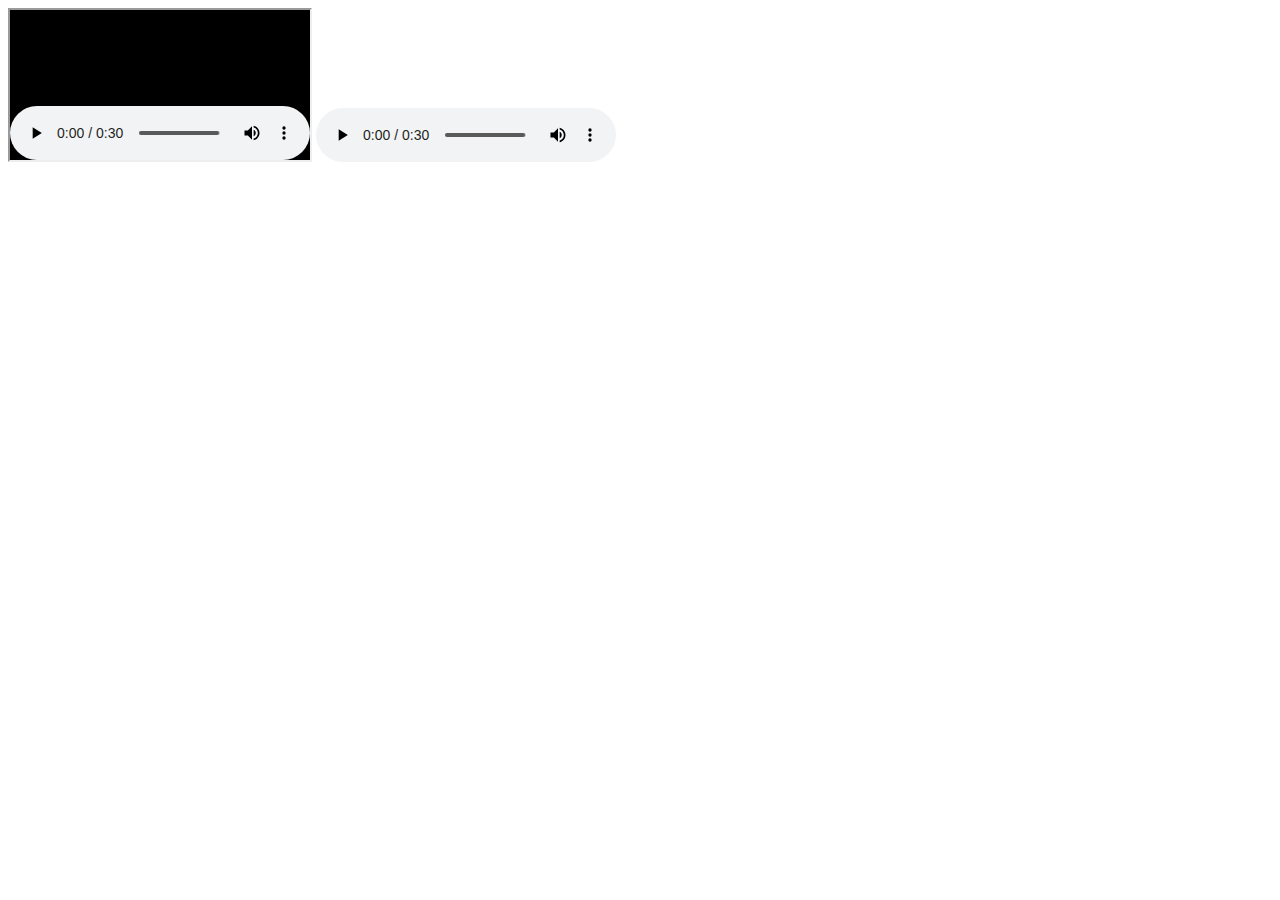
<file: music.html>
<!DOCTYPE html>
<html lang="en">

<head>
    <meta charset="UTF-8">
    <meta http-equiv="X-UA-Compatible" content="IE=edge">
    <meta name="viewport" content="width=device-width, initial-scale=1.0">
    <title>Document</title>
</head>

<body>

    <iframe src="music.mp3" allow="autoplay" id="audio"></iframe>
    <audio id="player" autoplay controls><source src="music.mp3" type="audio/mp3"></audio>
    <!-- <script>
          var isChrome = /Chrome/.test(navigator.userAgent) && /Google Inc/.test(navigator.vendor);
  if (!isChrome){
      $('#iframeAudio').remove()
  }
  else {
      $('#playAudio').remove() // just to make sure that it will not have 2x audio in the background 
  }
    </script> -->
</body>

</html>
</file>
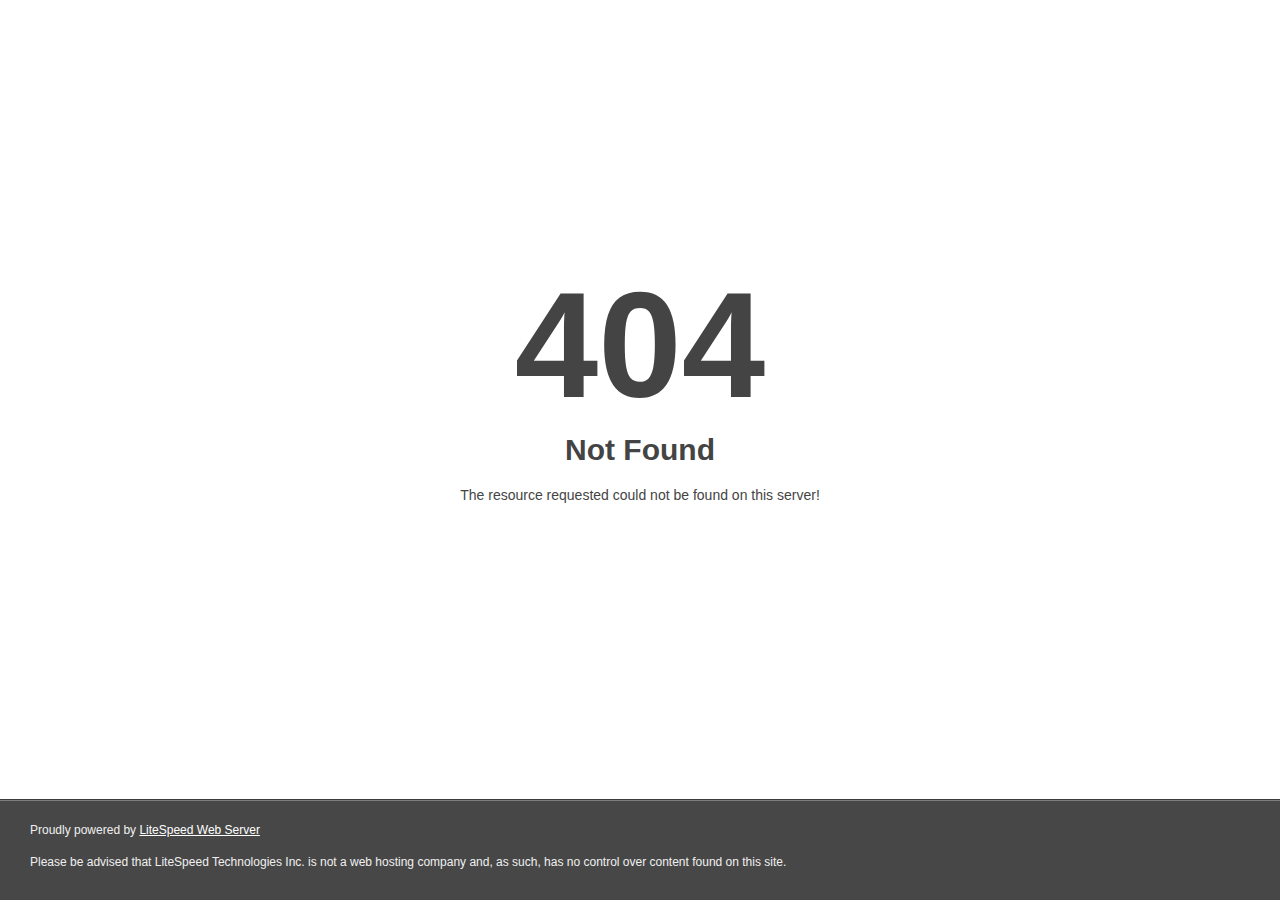
<file: img/preloader.html>
<!DOCTYPE html>
<html style="height:100%">
<head>
<meta name="viewport" content="width=device-width, initial-scale=1, shrink-to-fit=no" />
<title> 404 Not Found
</title></head>
<body style="color: #444; margin:0;font: normal 14px/20px Arial, Helvetica, sans-serif; height:100%; background-color: #fff;">
<div style="height:auto; min-height:100%; ">     <div style="text-align: center; width:800px; margin-left: -400px; position:absolute; top: 30%; left:50%;">
        <h1 style="margin:0; font-size:150px; line-height:150px; font-weight:bold;">404</h1>
<h2 style="margin-top:20px;font-size: 30px;">Not Found
</h2>
<p>The resource requested could not be found on this server!</p>
</div></div><div style="color:#f0f0f0; font-size:12px;margin:auto;padding:0px 30px 0px 30px;position:relative;clear:both;height:100px;margin-top:-101px;background-color:#474747;border-top: 1px solid rgba(0,0,0,0.15);box-shadow: 0 1px 0 rgba(255, 255, 255, 0.3) inset;">
<br>Proudly powered by  <a style="color:#fff;" href="http://www.litespeedtech.com/error-page">LiteSpeed Web Server</a><p>Please be advised that LiteSpeed Technologies Inc. is not a web hosting company and, as such, has no control over content found on this site.</p></div></body></html>
</file>
<file: css/loaders/loader.css>
/*! ------------------------------------------------
 * Project Name: Marvio - Coming Soon & Portfolio Template
 * Project Description: Marvio - awesome coming soon and portfolio template to kick-start your project
 * Tags: mix_design, coming soon, under construction, template, landing page, portfolio, one page, responsive, html5, css3, creative, clean, agency, personal page
 * Version: 1.0.2
 * Build Date: May 2022
 * Last Update: January 2023
 * This product is available exclusively on Themeforest
 * Author: mix_design
 * Author URI: https://themeforest.net/user/mix_design
 * File name: loader.css
 * ------------------------------------------------
 *
 * ------------------------------------------------
 * Table of Contents
 * ------------------------------------------------
 *  1. Loader Styles
 * ------------------------------------------------
 * Table of Contents End
 * ------------------------------------------------ */
/* ------------------------------------------------*/
/* Loader Styles Start */
/* ------------------------------------------------*/
.loader {
  position: fixed;
  top: 0;
  right: 0;
  bottom: 0;
  left: 0;
  z-index: 9999;
  background-color: #07051c;
  opacity: 1;
  visibility: visible;
  -webkit-transition: all 0.6s ease-in-out;
  -o-transition: all 0.6s ease-in-out;
  -moz-transition: all 0.6s ease-in-out;
  transition: all 0.6s ease-in-out;
}
.loader.loaded {
  opacity: 0;
  visibility: hidden;
}

.loader__container {
  position: absolute;
  left: 50%;
  top: 50%;
  bottom: auto;
  right: auto;
  -webkit-transform: translateX(-50%) translateY(-50%);
     -moz-transform: translateX(-50%) translateY(-50%);
      -ms-transform: translateX(-50%) translateY(-50%);
          transform: translateX(-50%) translateY(-50%);
}

.loader__circle {
  position: relative;
  width: 60px;
  height: 60px;
  /* background: #f987d6; */
  /* background: -webkit-gradient(linear, left top, right top, from(#6a47af), to(#f987d6));
  background: -moz-linear-gradient(left, #6a47af 0%, #f987d6 100%);
  background: -o-linear-gradient(left, #6a47af 0%, #f987d6 100%);
  background: linear-gradient(to right, #6a47af 0%, #f987d6 100%); */
  -moz-border-radius: 50%;
       border-radius: 50%;
  -webkit-animation: whiteShadow 1s infinite;
     -moz-animation: whiteShadow 1s infinite;
          animation: whiteShadow 1s infinite;
}
.loader__circle img {
  display: block;
  position: absolute;
  left: 50%;
  top: 50%;
  bottom: auto;
  right: auto;
  -webkit-transform: translateX(-50%) translateY(-50%);
     -moz-transform: translateX(-50%) translateY(-50%);
      -ms-transform: translateX(-50%) translateY(-50%);
          transform: translateX(-50%) translateY(-50%);
  width: auto;
}
.loader__circle.fade {
  -webkit-animation-play-state: paused;
     -moz-animation-play-state: paused;
          animation-play-state: paused;
  opacity: 0;
  -webkit-transition: opacity 0.3s ease-in-out;
  -o-transition: opacity 0.3s ease-in-out;
  -moz-transition: opacity 0.3s ease-in-out;
  transition: opacity 0.3s ease-in-out;
}

@-webkit-keyframes whiteShadow {
  0% {
    -webkit-box-shadow: 0 0 0 0 rgba(106, 71, 175, 0.5);
            box-shadow: 0 0 0 0 rgba(106, 71, 175, 0.5);
    -webkit-transition: -webkit-box-shadow 0.3s ease-in-out;
    transition: -webkit-box-shadow 0.3s ease-in-out;
    -o-transition: box-shadow 0.3s ease-in-out;
    -moz-transition: box-shadow 0.3s ease-in-out, -moz-box-shadow 0.3s ease-in-out;
    transition: box-shadow 0.3s ease-in-out;
    transition: box-shadow 0.3s ease-in-out, -webkit-box-shadow 0.3s ease-in-out, -moz-box-shadow 0.3s ease-in-out;
  }
  100% {
    -webkit-box-shadow: 0 0 0 30px transparent;
            box-shadow: 0 0 0 30px transparent;
    -webkit-transition: -webkit-box-shadow 0.4s ease-in-out;
    transition: -webkit-box-shadow 0.4s ease-in-out;
    -o-transition: box-shadow 0.4s ease-in-out;
    -moz-transition: box-shadow 0.4s ease-in-out, -moz-box-shadow 0.4s ease-in-out;
    transition: box-shadow 0.4s ease-in-out;
    transition: box-shadow 0.4s ease-in-out, -webkit-box-shadow 0.4s ease-in-out, -moz-box-shadow 0.4s ease-in-out;
  }
}

@-moz-keyframes whiteShadow {
  0% {
    -moz-box-shadow: 0 0 0 0 rgba(106, 71, 175, 0.5);
         box-shadow: 0 0 0 0 rgba(106, 71, 175, 0.5);
    -webkit-transition: -webkit-box-shadow 0.3s ease-in-out;
    transition: -webkit-box-shadow 0.3s ease-in-out;
    -o-transition: box-shadow 0.3s ease-in-out;
    -moz-transition: box-shadow 0.3s ease-in-out, -moz-box-shadow 0.3s ease-in-out;
    transition: box-shadow 0.3s ease-in-out;
    transition: box-shadow 0.3s ease-in-out, -webkit-box-shadow 0.3s ease-in-out, -moz-box-shadow 0.3s ease-in-out;
  }
  100% {
    -moz-box-shadow: 0 0 0 30px transparent;
         box-shadow: 0 0 0 30px transparent;
    -webkit-transition: -webkit-box-shadow 0.4s ease-in-out;
    transition: -webkit-box-shadow 0.4s ease-in-out;
    -o-transition: box-shadow 0.4s ease-in-out;
    -moz-transition: box-shadow 0.4s ease-in-out, -moz-box-shadow 0.4s ease-in-out;
    transition: box-shadow 0.4s ease-in-out;
    transition: box-shadow 0.4s ease-in-out, -webkit-box-shadow 0.4s ease-in-out, -moz-box-shadow 0.4s ease-in-out;
  }
}

@keyframes whiteShadow {
  0% {
    -webkit-box-shadow: 0 0 0 0 rgba(106, 71, 175, 0.5);
       -moz-box-shadow: 0 0 0 0 rgba(106, 71, 175, 0.5);
            box-shadow: 0 0 0 0 rgba(106, 71, 175, 0.5);
    -webkit-transition: -webkit-box-shadow 0.3s ease-in-out;
    transition: -webkit-box-shadow 0.3s ease-in-out;
    -o-transition: box-shadow 0.3s ease-in-out;
    -moz-transition: box-shadow 0.3s ease-in-out, -moz-box-shadow 0.3s ease-in-out;
    transition: box-shadow 0.3s ease-in-out;
    transition: box-shadow 0.3s ease-in-out, -webkit-box-shadow 0.3s ease-in-out, -moz-box-shadow 0.3s ease-in-out;
  }
  100% {
    -webkit-box-shadow: 0 0 0 30px transparent;
       -moz-box-shadow: 0 0 0 30px transparent;
            box-shadow: 0 0 0 30px transparent;
    -webkit-transition: -webkit-box-shadow 0.4s ease-in-out;
    transition: -webkit-box-shadow 0.4s ease-in-out;
    -o-transition: box-shadow 0.4s ease-in-out;
    -moz-transition: box-shadow 0.4s ease-in-out, -moz-box-shadow 0.4s ease-in-out;
    transition: box-shadow 0.4s ease-in-out;
    transition: box-shadow 0.4s ease-in-out, -webkit-box-shadow 0.4s ease-in-out, -moz-box-shadow 0.4s ease-in-out;
  }
}
/* ------------------------------------------------*/
/* Loader Styles End */
/* ------------------------------------------------*/
</file>
